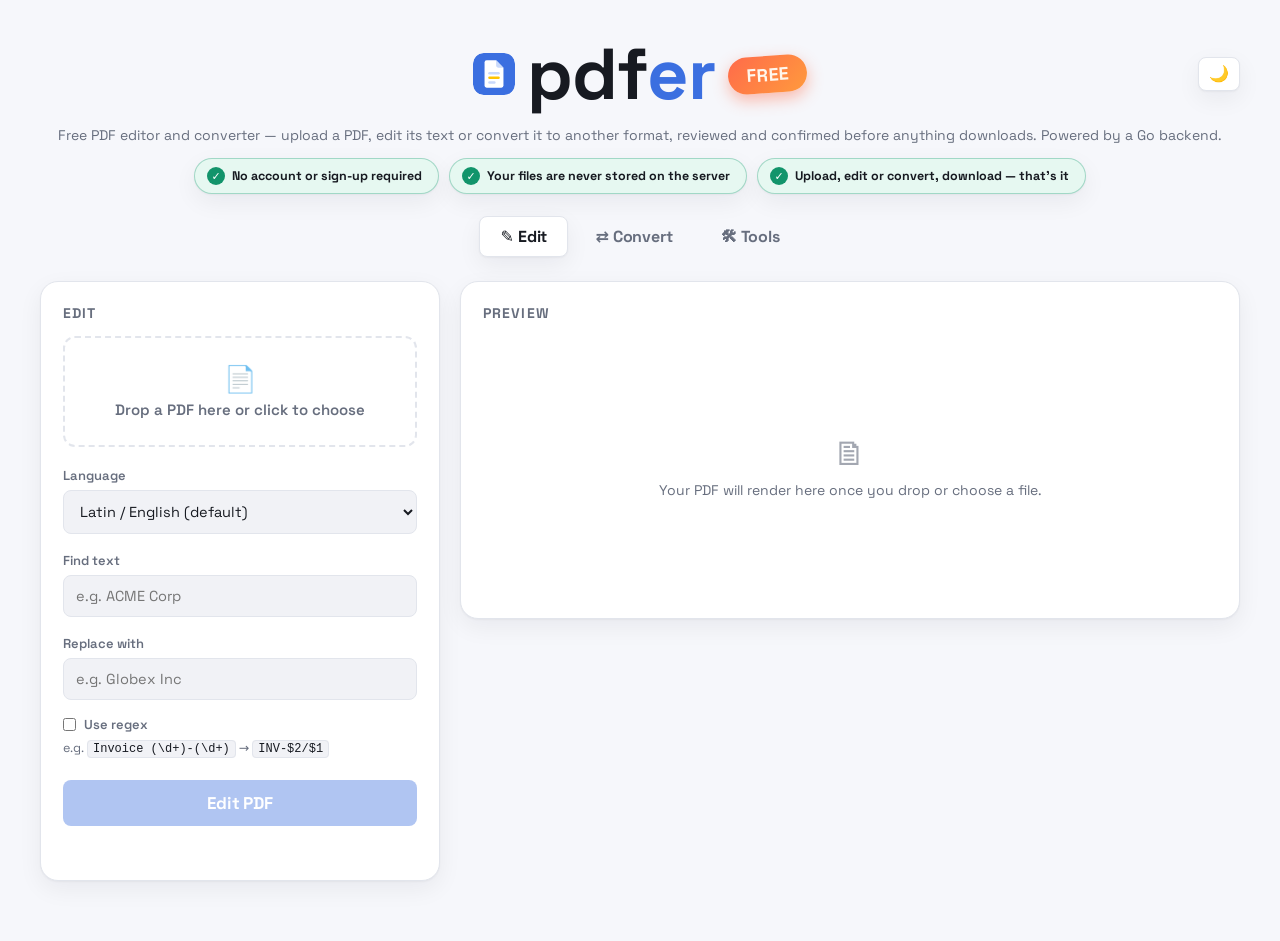
<file: static/index.html>
<!DOCTYPE html>
<html lang="en">
<head>
<meta charset="UTF-8">
<meta name="viewport" content="width=device-width, initial-scale=1.0">
<title>pdfer — Free PDF Editor</title>
<meta name="description" content="Free online PDF text editor. Upload a PDF, find and replace text right in the page preview, review every change, then download — no signup, no watermark.">
<link rel="canonical" href="/">
<meta property="og:type" content="website">
<meta property="og:title" content="pdfer — Free PDF Editor">
<meta property="og:description" content="Free online PDF text editor. Upload a PDF, find and replace text right in the page preview, review every change, then download — no signup, no watermark.">
<meta property="og:image" content="/logo.svg">
<meta name="twitter:card" content="summary">
<meta name="twitter:title" content="pdfer — Free PDF Editor">
<meta name="twitter:description" content="Free online PDF text editor. Upload a PDF, find and replace text right in the page preview, review every change, then download — no signup, no watermark.">
<link rel="icon" type="image/svg+xml" href="logo.svg">
<link rel="stylesheet" href="style.css">
<style>
  /* Editor-only styling - shared chrome (topbar, cards, buttons, form
     controls, etc.) lives in style.css; the format-grid/result-doc
     components used by convert.html and tools.html aren't needed here,
     since the editor has no format/tool picker of its own. */
  .confirm-row {
    display: none; align-items: center; justify-content: space-between; gap: 12px; flex-wrap: wrap;
    margin-top: 16px; padding: 14px; border: 1px solid var(--ok); border-radius: var(--radius-md);
    background: var(--ok-bg);
  }
  .confirm-row.show { display: flex; }
  .confirm-row span { font-size: 13px; color: var(--text); }
  .confirm-row button {
    margin: 0; width: auto; padding: 9px 16px; font-size: 13.5px; border-radius: var(--radius-sm);
    background: var(--ok); color: #06281a; font-weight: 700; border: none; cursor: pointer;
  }
  .confirm-row button:hover { filter: brightness(1.08); }

  .regex-hint { margin: 6px 0 0; }
  .toolbar { display: none; align-items: center; gap: 8px; margin-bottom: 12px; }
  .toolbar.show { display: flex; }
  .toolbar button {
    margin: 0; width: auto; padding: 6px 12px; font-size: 13px; font-weight: 600;
    border-radius: var(--radius-sm); background: var(--panel-2); color: var(--text); border: 1px solid var(--border);
  }
  .toolbar button:hover:not(:disabled) { filter: none; border-color: var(--accent); }
  .toolbar span { font-size: 12.5px; color: var(--muted); min-width: 44px; text-align: center; }

  .viewer {
    display: none; max-height: 72vh; overflow: auto; scrollbar-width: thin;
    background: var(--panel-2); border: 1px solid var(--border); border-radius: var(--radius-md); padding: 16px;
  }
  .viewer.show { display: block; }
  .viewer::-webkit-scrollbar { width: 10px; }
  .viewer::-webkit-scrollbar-thumb { background: var(--border); border-radius: 6px; }

  .page-wrap {
    position: relative; margin: 0 auto 16px; background: #fff;
    box-shadow: 0 2px 14px rgba(0,0,0,.25); border-radius: 2px; overflow: hidden;
  }
  .page-wrap:last-child { margin-bottom: 0; }
  .page-wrap canvas { display: block; }
  .textLayer { position: absolute; inset: 0; overflow: hidden; line-height: 1; }
  .textLayer span, .textLayer br { color: transparent; position: absolute; white-space: pre; cursor: text; transform-origin: 0% 0%; }
  .textLayer ::selection { background: rgba(59,111,224,.35); }
  .textLayer span.pdfer-highlight { background: rgba(255,196,0,.5); border-radius: 2px; }
  .textLayer span.editing {
    color: #111317; background: #fff; outline: 2px solid var(--accent); outline-offset: 1px;
    border-radius: 2px; z-index: 5; cursor: text;
  }

  #result { width: 100%; margin-top: 20px; display: none; }
  #result iframe {
    width: 100%; height: 640px; border: 1px solid var(--border);
    border-radius: var(--radius-md); background: #fff; box-shadow: var(--shadow);
  }
</style>
<!--GA_SNIPPET-->
</head>
<body>
<div class="app">
  <div class="topbar">
    <div class="brand"><img src="logo.svg" class="brand-icon" alt=""><h1><span class="pdf">pdf</span><span class="er">er</span><span class="visually-hidden"> — Free PDF Editor</span></h1><span class="badge">Free</span></div>
    <button type="button" class="icon-btn theme-toggle" id="themeToggle" aria-label="Toggle color theme">🌙</button>
  </div>
  <p class="sub">Free PDF editor and converter — upload a PDF, edit its text or convert it to another format, reviewed and confirmed before anything downloads. Powered by a Go backend.</p>
  <ul class="privacy-strip">
    <li><span class="privacy-icon">✓</span> No account or sign-up required</li>
    <li><span class="privacy-icon">✓</span> Your files are never stored on the server</li>
    <li><span class="privacy-icon">✓</span> Upload, edit or convert, download — that's it</li>
  </ul>

  <nav class="nav">
    <a href="/" class="active">✎ Edit</a>
    <a href="/convert.html">⇄ Convert</a>
    <a href="/tools.html">🛠 Tools</a>
  </nav>

  <div class="layout">
    <section class="card">
      <h2 class="card-title">Edit</h2>
      <div class="drop" id="drop">
        <span class="drop-icon">📄</span>
        <span class="drop-text">Drop a PDF here or click to choose</span>
      </div>
      <input type="file" id="file" accept="application/pdf" hidden>

      <label for="lang">Language</label>
      <select id="lang">
        <option value="latin">Latin / English (default)</option>
        <option value="turkish">Turkish</option>
      </select>

      <label for="find">Find text</label>
      <input type="text" id="find" placeholder="e.g. ACME Corp">

      <label for="replace">Replace with</label>
      <input type="text" id="replace" placeholder="e.g. Globex Inc">

      <label class="checkbox-row"><input type="checkbox" id="regex"> <span>Use regex</span></label>
      <p class="hint regex-hint">e.g. <code>Invoice (\d+)-(\d+)</code> → <code>INV-$2/$1</code></p>

      <button id="go" disabled>Edit PDF</button>
      <div id="status"></div>

      <div class="confirm-row" id="confirmRow">
        <span id="pendingCount"></span>
        <button type="button" id="confirmBtn">✓ Confirm changes &amp; prepare download</button>
      </div>
    </section>

    <section class="card">
      <h2 class="card-title">Preview</h2>
      <p class="hint" id="viewerHint" style="display:none">Click any text on the page below to edit it right there — type the new text and press Enter to apply it (Esc cancels). Or drag to select text instead to fill "Find text" — useful for replacing every occurrence, or with regex mode (editing "Find text" by hand switches to replacing every match instead). Zoom in for small text to select or click it precisely. Edited text is highlighted in yellow so you can review every change made this session before downloading.</p>
      <div class="toolbar" id="toolbar">
        <button type="button" id="zoomOut">− Zoom out</button>
        <span id="zoomLevel">150%</span>
        <button type="button" id="zoomIn">+ Zoom in</button>
        <button type="button" id="undo" disabled>↶ Undo</button>
      </div>
      <div class="viewer" id="viewer"></div>
      <div class="empty-preview" id="emptyPreview">
        <span class="icon">🗎</span>
        <span>Your PDF will render here once you drop or choose a file.</span>
      </div>
    </section>
  </div>

  <div id="result">
    <a id="dl" class="download-link" download="edited.pdf">⬇ Download edited.pdf</a>
    <iframe id="preview" title="Edited PDF preview"></iframe>
  </div>
</div>

<script src="vendor/pdf.min.js"></script>
<script src="theme.js"></script>
<script src="app.js"></script>
</body>
</html>
</file>
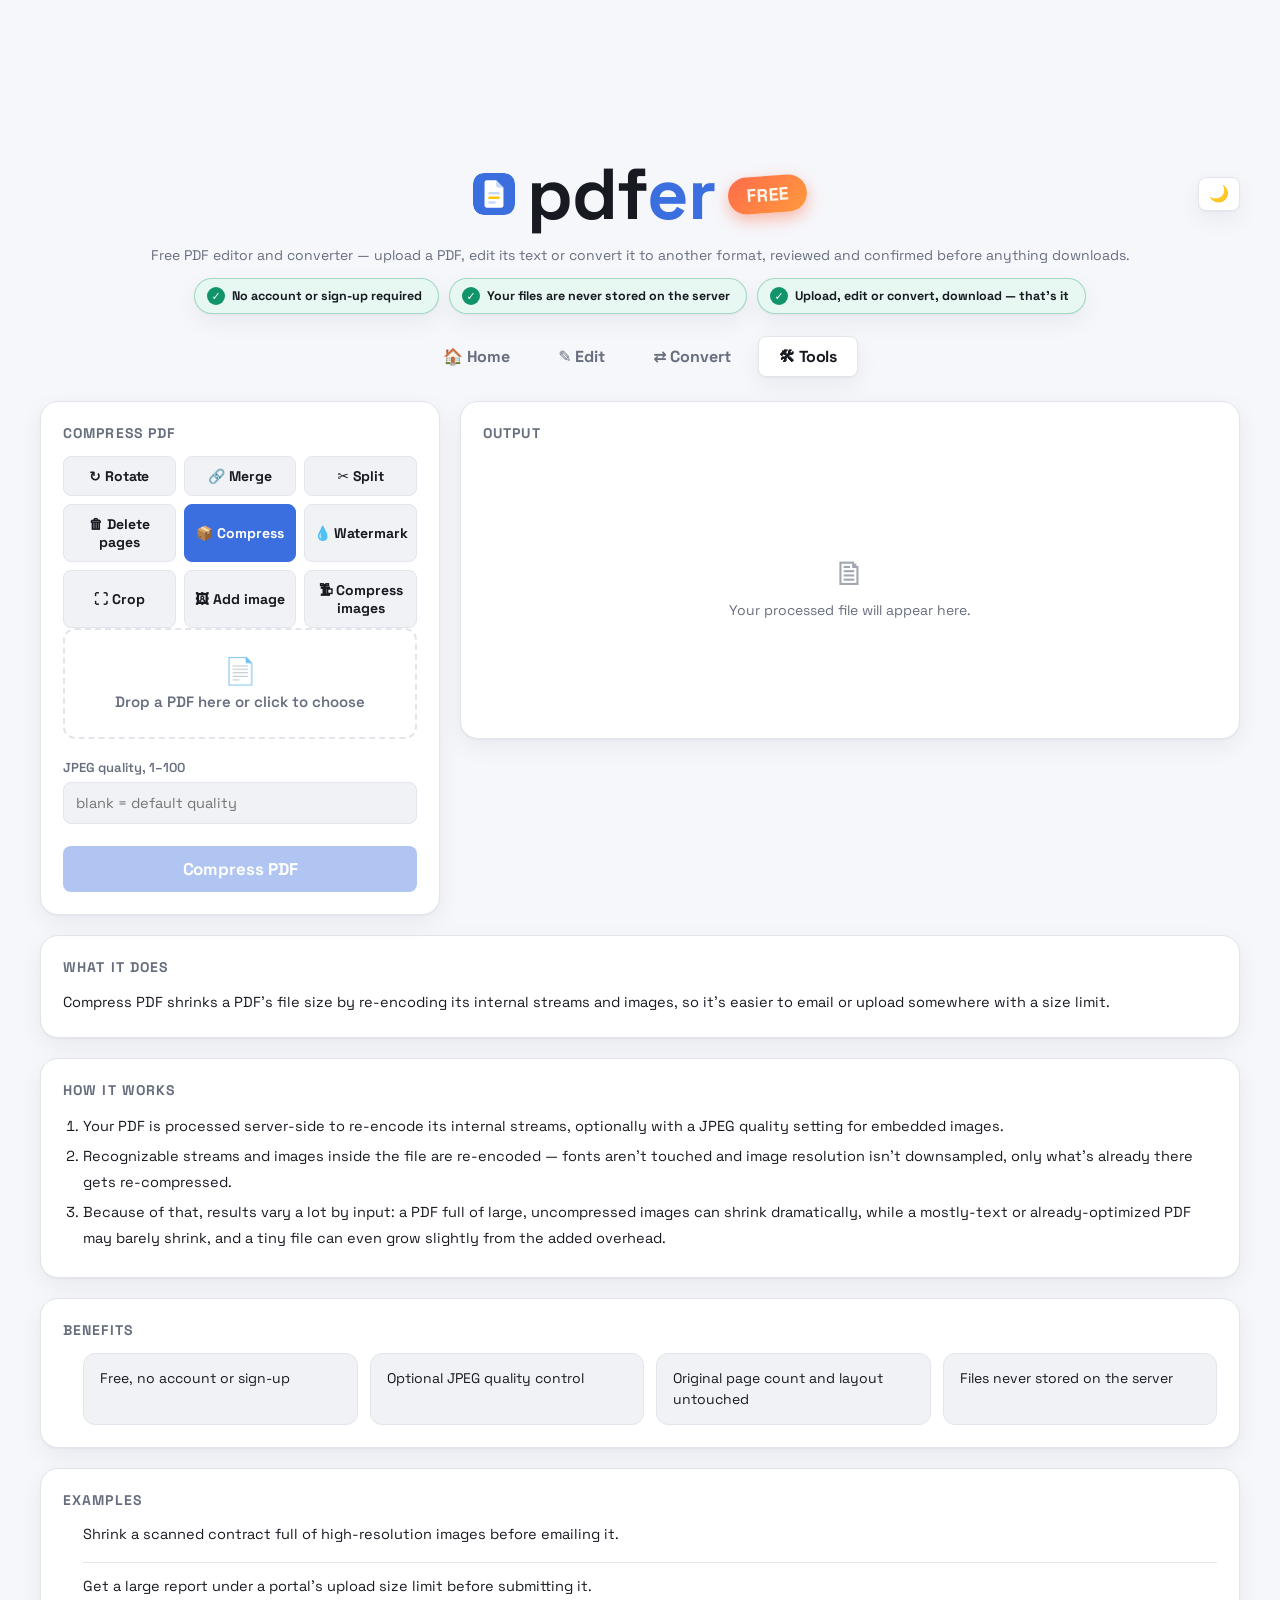
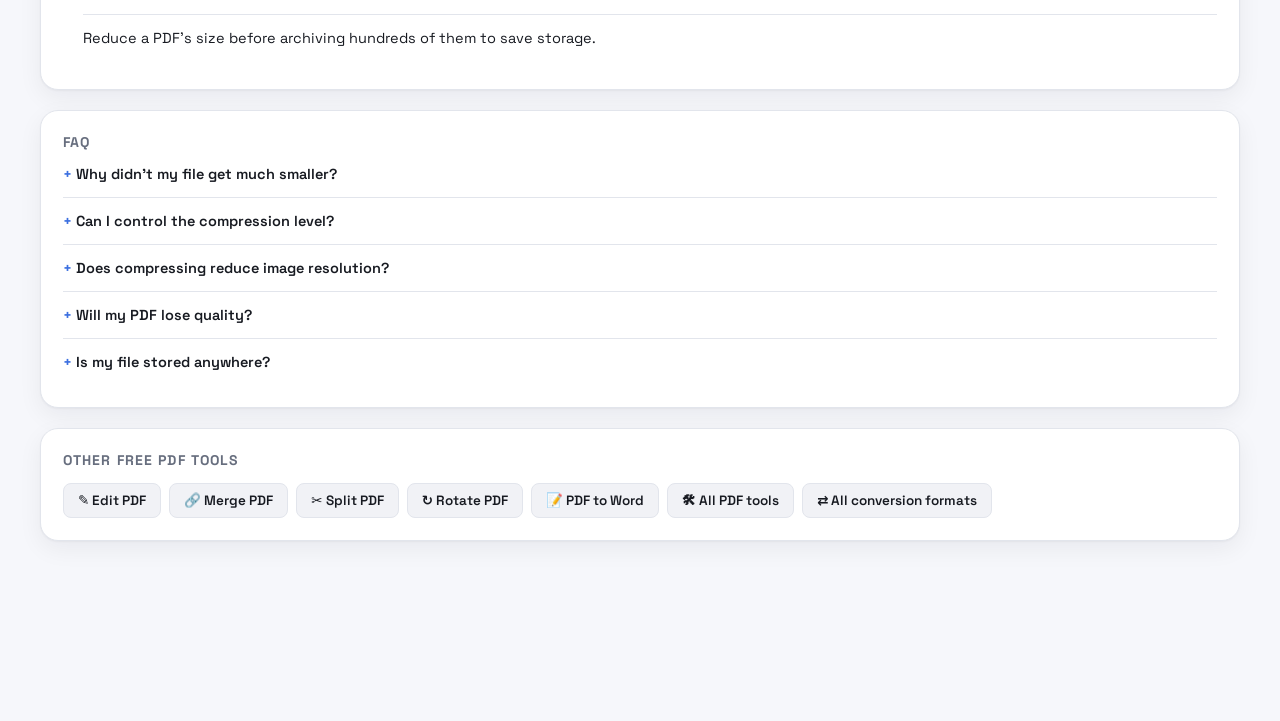
<file: static/compress-pdf.html>
<!DOCTYPE html>
<html lang="en">
<head>
<meta charset="UTF-8">
<meta name="viewport" content="width=device-width, initial-scale=1.0">
<meta name="google-site-verification" content="ekVOYYr4KzSdzymEifBAL8Djike5fr_iFKqCm2qJEaY" />
<script async src="https://pagead2.googlesyndication.com/pagead/js/adsbygoogle.js?client=ca-pub-1493720963523532"
     crossorigin="anonymous"></script>
<title data-i18n="compressPage.title">Compress PDF Online Free — Reduce File Size | pdfer</title>
<meta name="description" content="Free online tool to compress a PDF and shrink its file size. Re-encodes streams and images to reduce size — no signup, no watermark, files never stored.">
<link rel="canonical" href="/compress-pdf">
<meta property="og:type" content="website">
<meta property="og:url" content="/compress-pdf">
<meta property="og:title" content="Compress PDF Online Free — pdfer">
<meta property="og:description" content="Free online tool to compress a PDF and shrink its file size. Re-encodes streams and images to reduce size — no signup, no watermark, files never stored.">
<meta property="og:image" content="/logo.svg">
<meta name="twitter:card" content="summary">
<meta name="twitter:title" content="Compress PDF Online Free — pdfer">
<meta name="twitter:description" content="Free online tool to compress a PDF and shrink its file size. Re-encodes streams and images to reduce size — no signup, no watermark, files never stored.">
<link rel="icon" type="image/svg+xml" href="logo.svg">
<link rel="stylesheet" href="style.css">
</head>
<body data-lock-tool="compress">
<div class="app">
  <div class="ad-slot">
    <ins class="adsbygoogle"
         style="display:block"
         data-ad-client="ca-pub-1493720963523532"
         data-ad-slot="7150379591"
         data-ad-format="auto"
         data-full-width-responsive="true"></ins>
  </div>

  <div class="topbar">
    <div class="brand"><img src="logo.svg" class="brand-icon" alt=""><h1><span class="pdf">pdf</span><span class="er">er</span><span class="visually-hidden" data-i18n="compressPage.brandHidden"> — Compress PDF Online Free</span></h1><span class="badge" data-i18n="common.badgeFree">Free</span></div>
    <button type="button" class="icon-btn theme-toggle" id="themeToggle" aria-label="Toggle color theme" data-i18n-aria-label="common.themeToggle">🌙</button>
  </div>
  <p class="sub" data-i18n="common.tagline">Free PDF editor and converter — upload a PDF, edit its text or convert it to another format, reviewed and confirmed before anything downloads.</p>
  <ul class="privacy-strip">
    <li><span class="privacy-icon">✓</span> <span data-i18n="common.privacyNoAccount">No account or sign-up required</span></li>
    <li><span class="privacy-icon">✓</span> <span data-i18n="common.privacyNotStored">Your files are never stored on the server</span></li>
    <li><span class="privacy-icon">✓</span> <span data-i18n="common.privacyUploadEditDownload">Upload, edit or convert, download — that's it</span></li>
  </ul>

  <nav class="nav">
    <a href="/" data-i18n="nav.home">🏠 Home</a>
    <a href="/edit-pdf" data-i18n="nav.edit">✎ Edit</a>
    <a href="/convert.html" data-i18n="nav.convert">⇄ Convert</a>
    <a href="/tools.html" class="active" data-i18n="nav.tools">🛠 Tools</a>
  </nav>

  <div class="layout">
    <section class="card">
      <h2 class="card-title" data-i18n="compressPage.cardTitle">Compress PDF</h2>
      <div class="format-grid" id="toolPicker" hidden>
        <button type="button" class="format-opt active" data-tool="rotate" data-i18n="toolsWidget.toolRotate">↻ Rotate</button>
        <button type="button" class="format-opt" data-tool="merge" data-i18n="toolsWidget.toolMerge">🔗 Merge</button>
        <button type="button" class="format-opt" data-tool="split" data-i18n="toolsWidget.toolSplit">✂ Split</button>
        <button type="button" class="format-opt" data-tool="delete" data-i18n="toolsWidget.toolDelete">🗑 Delete pages</button>
        <button type="button" class="format-opt" data-tool="compress" data-i18n="toolsWidget.toolCompress">📦 Compress</button>
        <button type="button" class="format-opt" data-tool="watermark" data-i18n="toolsWidget.toolWatermark">💧 Watermark</button>
        <button type="button" class="format-opt" data-tool="crop" data-i18n="toolsWidget.toolCrop">⛶ Crop</button>
        <button type="button" class="format-opt" data-tool="addimage" data-i18n="toolsWidget.toolAddImage">🖼 Add image</button>
        <button type="button" class="format-opt" data-tool="compressimages" data-i18n="toolsWidget.toolCompressImages">🗜 Compress images</button>
      </div>

      <div class="drop" id="toolDrop">
        <span class="drop-icon">📄</span>
        <span class="drop-text" data-i18n="common.dropPdf">Drop a PDF here or click to choose</span>
      </div>
      <input type="file" id="toolFile" accept="application/pdf" hidden>

      <div class="drop" id="mergeDrop" hidden>
        <span class="drop-icon">📄</span>
        <span class="drop-text" data-i18n="toolsWidget.dropMulti">Drop 2 or more PDFs here or click to choose</span>
      </div>
      <input type="file" id="mergeFiles" accept="application/pdf" multiple hidden>
      <p class="hint" id="mergeFileList"></p>

      <div id="addImageWrap" hidden>
        <label for="addImageFile" data-i18n="toolsWidget.addImageLabel">Image to add (JPEG or PNG)</label>
        <div class="drop" id="addImageDrop">
          <span class="drop-icon">🖼</span>
          <span class="drop-text" data-i18n="toolsWidget.dropImage">Drop a JPEG or PNG here or click to choose</span>
        </div>
        <input type="file" id="addImageFile" accept="image/jpeg,image/png" hidden>
      </div>

      <div id="rotateOpts" hidden>
        <label for="rotateAngle" data-i18n="toolsWidget.rotateLabel">Rotate</label>
        <select id="rotateAngle">
          <option value="90" data-i18n="toolsWidget.rotate90">90° clockwise</option>
          <option value="-90" data-i18n="toolsWidget.rotateMinus90">90° counterclockwise</option>
          <option value="180" data-i18n="toolsWidget.rotate180">180°</option>
        </select>
        <label for="rotatePages" data-i18n="toolsWidget.pagesLabel">Pages</label>
        <input type="text" id="rotatePages" placeholder="e.g. 1,3,5-7 (blank = all pages)" data-i18n-placeholder="toolsWidget.pagesPlaceholder">
      </div>
      <div id="splitOpts" hidden>
        <label for="splitRanges" data-i18n="toolsWidget.rangesLabel">Ranges</label>
        <input type="text" id="splitRanges" placeholder="e.g. 1-3;4-6 (blank = split every page)" data-i18n-placeholder="toolsWidget.rangesPlaceholder">
      </div>
      <div id="deleteOpts" hidden>
        <label for="deletePages" data-i18n="toolsWidget.deletePagesLabel">Pages to delete</label>
        <input type="text" id="deletePages" placeholder="e.g. 2,4-5" data-i18n-placeholder="toolsWidget.deletePagesPlaceholder">
      </div>
      <div id="compressOpts">
        <label for="compressQuality" data-i18n="toolsWidget.qualityLabel">JPEG quality, 1–100</label>
        <input type="text" id="compressQuality" placeholder="blank = default quality" data-i18n-placeholder="toolsWidget.qualityPlaceholder">
      </div>
      <div id="watermarkOpts" hidden>
        <label for="watermarkText" data-i18n="toolsWidget.watermarkTextLabel">Watermark text</label>
        <input type="text" id="watermarkText" placeholder="e.g. CONFIDENTIAL" data-i18n-placeholder="toolsWidget.watermarkTextPlaceholder">
        <label for="watermarkOpacity" data-i18n="toolsWidget.opacityLabel">Opacity, 0–1</label>
        <input type="text" id="watermarkOpacity" placeholder="0.3">
        <label for="watermarkFontSize" data-i18n="toolsWidget.fontSizeLabel">Font size (pt)</label>
        <input type="text" id="watermarkFontSize" placeholder="48">
        <label for="watermarkPages" data-i18n="toolsWidget.pagesLabel">Pages</label>
        <input type="text" id="watermarkPages" placeholder="e.g. 1,3,5-7 (blank = all pages)" data-i18n-placeholder="toolsWidget.pagesPlaceholder">
      </div>
      <div id="cropOpts" hidden>
        <p class="hint" data-i18n="toolsWidget.cropHint">Trim each side by a percentage of the page's own width/height.</p>
        <label for="cropLeft" data-i18n="toolsWidget.leftPct">Left %</label>
        <input type="text" id="cropLeft" placeholder="0">
        <label for="cropRight" data-i18n="toolsWidget.rightPct">Right %</label>
        <input type="text" id="cropRight" placeholder="0">
        <label for="cropTop" data-i18n="toolsWidget.topPct">Top %</label>
        <input type="text" id="cropTop" placeholder="0">
        <label for="cropBottom" data-i18n="toolsWidget.bottomPct">Bottom %</label>
        <input type="text" id="cropBottom" placeholder="0">
        <label for="cropPages" data-i18n="toolsWidget.pagesLabel">Pages</label>
        <input type="text" id="cropPages" placeholder="e.g. 1,3,5-7 (blank = all pages)" data-i18n-placeholder="toolsWidget.pagesPlaceholder">
      </div>
      <div id="addImageOpts" hidden>
        <label for="addImageWidth" data-i18n="toolsWidget.widthPctLabel">Width, % of page</label>
        <input type="text" id="addImageWidth" placeholder="40">
        <label for="addImagePosition" data-i18n="toolsWidget.positionLabel">Position</label>
        <select id="addImagePosition">
          <option value="center" data-i18n="toolsWidget.posCenter">Center</option>
          <option value="top-left" data-i18n="toolsWidget.posTopLeft">Top left</option>
          <option value="top-right" data-i18n="toolsWidget.posTopRight">Top right</option>
          <option value="bottom-left" data-i18n="toolsWidget.posBottomLeft">Bottom left</option>
          <option value="bottom-right" data-i18n="toolsWidget.posBottomRight">Bottom right</option>
        </select>
        <label for="addImagePages" data-i18n="toolsWidget.pagesLabel">Pages</label>
        <input type="text" id="addImagePages" placeholder="e.g. 1,3,5-7 (blank = page 1 only)" data-i18n-placeholder="toolsWidget.pagesBlankPage1">
      </div>
      <div id="compressImagesOpts" hidden>
        <p class="hint" data-i18n="toolsWidget.compressImagesHint">Downsamples images larger than this, then re-encodes them as JPEG - a resolution-aware complement to "Compress" above, which can re-encode images but not shrink their pixel dimensions.</p>
        <label for="compressImagesMaxDim" data-i18n="toolsWidget.maxDimLabel">Max dimension, px</label>
        <input type="text" id="compressImagesMaxDim" placeholder="1600">
        <label for="compressImagesQuality" data-i18n="toolsWidget.qualityLabel">JPEG quality, 1–100</label>
        <input type="text" id="compressImagesQuality" placeholder="75">
      </div>

      <button id="toolGo" disabled>Compress PDF</button>
      <div id="toolStatus"></div>
    </section>

    <section class="card">
      <h2 class="card-title" data-i18n="common.outputTitle">Output</h2>
      <div class="empty-preview" id="toolEmptyPreview">
        <span class="icon">🗎</span>
        <span data-i18n="toolsWidget.emptyResult">Your processed file will appear here.</span>
      </div>
      <div id="toolResult" hidden>
        <div class="result-doc">
          <span class="result-doc-icon" id="toolResultIcon">📄</span>
          <div class="result-doc-info">
            <strong id="toolResultName">result.pdf</strong>
            <span id="toolMeta"></span>
          </div>
        </div>
        <a id="toolDl" class="download-link" download="result.pdf" data-i18n="common.downloadGeneric">⬇ Download</a>
      </div>
    </section>
  </div>

  <section class="card landing-section">
    <h2 class="card-title" data-i18n="common.whatItDoes">What it does</h2>
    <p data-i18n="compressPage.whatItDoes">Compress PDF shrinks a PDF's file size by re-encoding its internal streams and images, so it's easier to email or upload somewhere with a size limit.</p>
  </section>

  <section class="card landing-section">
    <h2 class="card-title" data-i18n="common.howItWorks">How it works</h2>
    <ol>
      <li data-i18n="compressPage.how1">Your PDF is processed server-side to re-encode its internal streams, optionally with a JPEG quality setting for embedded images.</li>
      <li data-i18n="compressPage.how2">Recognizable streams and images inside the file are re-encoded — fonts aren't touched and image resolution isn't downsampled, only what's already there gets re-compressed.</li>
      <li data-i18n="compressPage.how3">Because of that, results vary a lot by input: a PDF full of large, uncompressed images can shrink dramatically, while a mostly-text or already-optimized PDF may barely shrink, and a tiny file can even grow slightly from the added overhead.</li>
    </ol>
  </section>

  <section class="card landing-section">
    <h2 class="card-title" data-i18n="common.benefits">Benefits</h2>
    <ul class="benefits-grid">
      <li data-i18n="common.benefitFreeNoAccount">Free, no account or sign-up</li>
      <li data-i18n="compressPage.benefit2">Optional JPEG quality control</li>
      <li data-i18n="compressPage.benefit3">Original page count and layout untouched</li>
      <li data-i18n="common.benefitFilesNotStored">Files never stored on the server</li>
    </ul>
  </section>

  <section class="card landing-section">
    <h2 class="card-title" data-i18n="common.examples">Examples</h2>
    <ul class="examples-list">
      <li data-i18n="compressPage.example1">Shrink a scanned contract full of high-resolution images before emailing it.</li>
      <li data-i18n="compressPage.example2">Get a large report under a portal's upload size limit before submitting it.</li>
      <li data-i18n="compressPage.example3">Reduce a PDF's size before archiving hundreds of them to save storage.</li>
    </ul>
  </section>

  <section class="card landing-section faq">
    <h2 class="card-title" data-i18n="common.faq">FAQ</h2>
    <details>
      <summary data-i18n="compressPage.faq1q">Why didn't my file get much smaller?</summary>
      <p data-i18n="compressPage.faq1a">Compress only re-encodes streams and images it already recognizes — a mostly-text PDF or one that's already optimized won't shrink much, since there's little left to compress.</p>
    </details>
    <details>
      <summary data-i18n="compressPage.faq2q">Can I control the compression level?</summary>
      <p data-i18n="compressPage.faq2a">Yes — set an optional JPEG quality (1-100) for embedded images; leave it blank to use the default.</p>
    </details>
    <details>
      <summary data-i18n="compressPage.faq3q">Does compressing reduce image resolution?</summary>
      <p data-i18n-html="compressPage.faq3a">No — this tool re-encodes images, it doesn't downsample their pixel dimensions. For that, use "Compress images" on the All Tools page.</p>
    </details>
    <details>
      <summary data-i18n="compressPage.faq4q">Will my PDF lose quality?</summary>
      <p data-i18n="compressPage.faq4a">Recompression can lower JPEG quality if you set it, but page content and text stay exactly as they were.</p>
    </details>
    <details>
      <summary data-i18n="common.faqStoredQ">Is my file stored anywhere?</summary>
      <p data-i18n="common.faqStoredA">No, files are processed in memory only and never written to persistent storage.</p>
    </details>
  </section>

  <section class="card landing-section other-tools">
    <h2 class="card-title" data-i18n="common.otherToolsHeading">Other free PDF tools</h2>
    <div class="tool-links">
      <a href="/edit-pdf" data-i18n="toolLink.edit">✎ Edit PDF</a>
      <a href="/merge-pdf" data-i18n="toolLink.merge">🔗 Merge PDF</a>
      <a href="/split-pdf" data-i18n="toolLink.split">✂ Split PDF</a>
      <a href="/rotate-pdf" data-i18n="toolLink.rotate">↻ Rotate PDF</a>
      <a href="/pdf-to-word" data-i18n="toolLink.pdfToWord">📝 PDF to Word</a>
      <a href="/tools.html" data-i18n="toolLink.allTools">🛠 All PDF tools</a>
      <a href="/convert.html" data-i18n="toolLink.allConversions">⇄ All conversion formats</a>
    </div>
  </section>

  <div class="ad-slot">
    <ins class="adsbygoogle"
         style="display:block"
         data-ad-client="ca-pub-1493720963523532"
         data-ad-slot="7150379588"
         data-ad-format="auto"
         data-full-width-responsive="true"></ins>
  </div>
</div>

<script src="theme.js"></script>
<script src="i18n.js"></script>
<script src="analytics.js"></script>
<script src="ads.js"></script>
<script src="tools.js"></script>
</body>
</html>
</file>
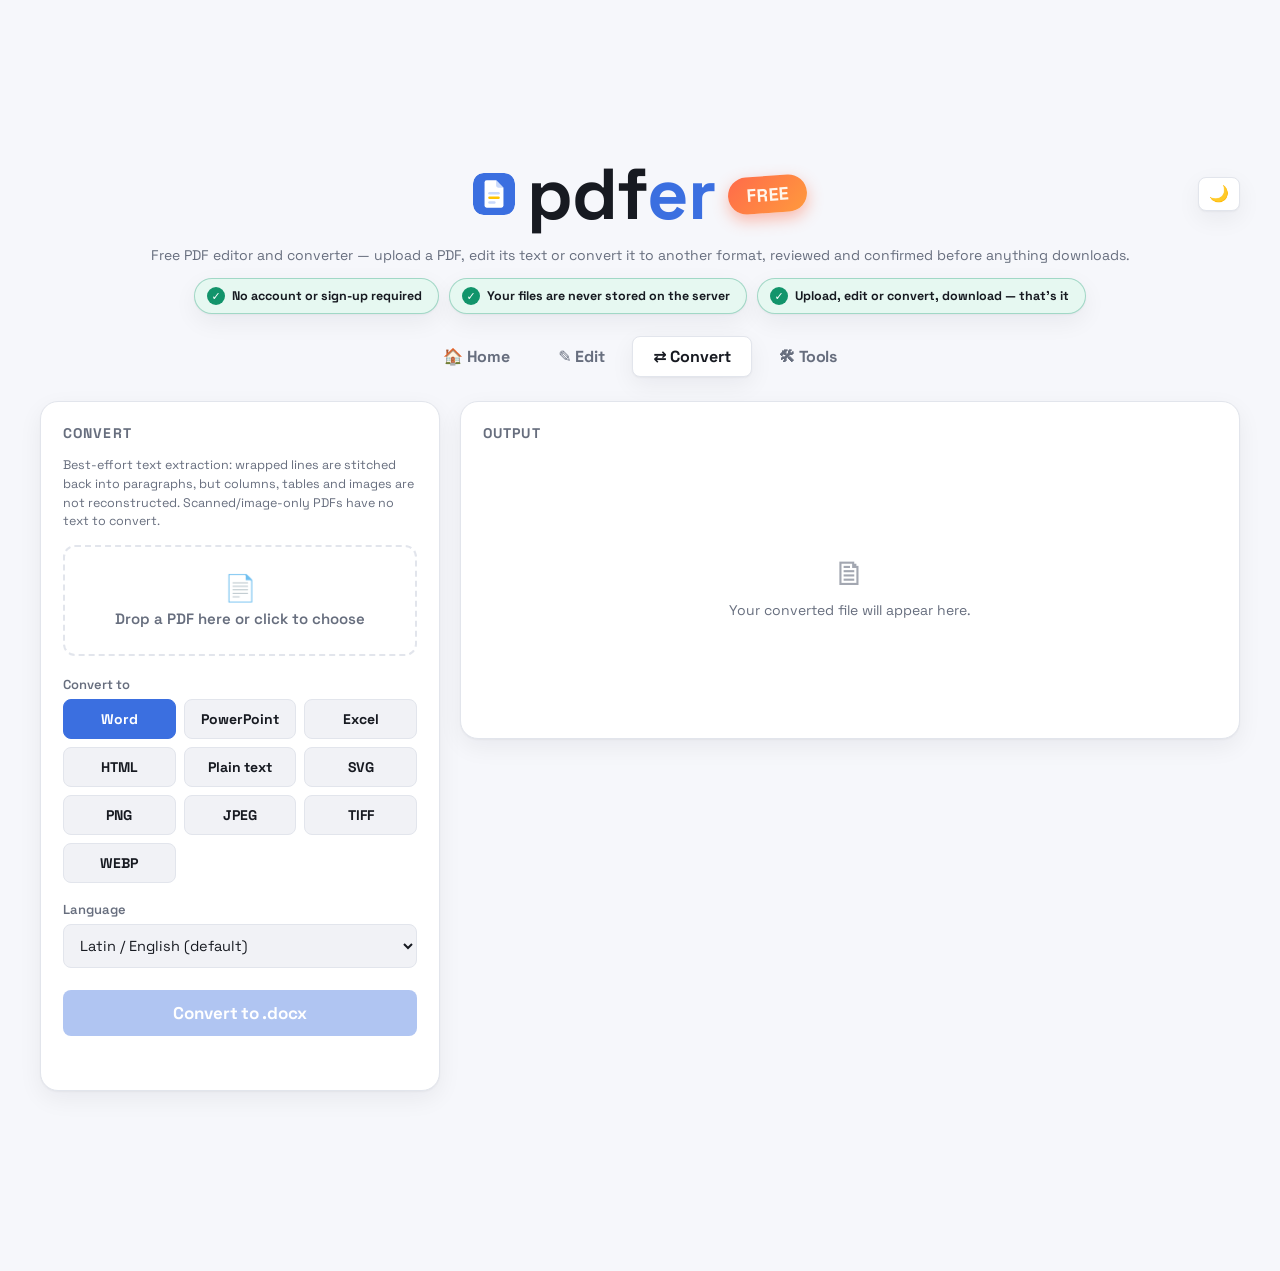
<file: static/convert.html>
<!DOCTYPE html>
<html lang="en">
<head>
<meta charset="UTF-8">
<meta name="viewport" content="width=device-width, initial-scale=1.0">
<meta name="google-site-verification" content="ekVOYYr4KzSdzymEifBAL8Djike5fr_iFKqCm2qJEaY" />
<script async src="https://pagead2.googlesyndication.com/pagead/js/adsbygoogle.js?client=ca-pub-1493720963523532"
     crossorigin="anonymous"></script>
<title data-i18n="convertPage.title">pdfer — Free PDF Converter</title>
<meta name="description" content="Free online PDF converter. Convert PDF to Word, PowerPoint, Excel, HTML, plain text, or images (PNG, JPEG, TIFF, WEBP, SVG) — no signup, no watermark.">
<link rel="canonical" href="/convert.html">
<meta property="og:type" content="website">
<meta property="og:title" content="pdfer — Free PDF Converter">
<meta property="og:description" content="Free online PDF converter. Convert PDF to Word, PowerPoint, Excel, HTML, plain text, or images (PNG, JPEG, TIFF, WEBP, SVG) — no signup, no watermark.">
<meta property="og:image" content="/logo.svg">
<meta name="twitter:card" content="summary">
<meta name="twitter:title" content="pdfer — Free PDF Converter">
<meta name="twitter:description" content="Free online PDF converter. Convert PDF to Word, PowerPoint, Excel, HTML, plain text, or images (PNG, JPEG, TIFF, WEBP, SVG) — no signup, no watermark.">
<link rel="icon" type="image/svg+xml" href="logo.svg">
<link rel="stylesheet" href="style.css">
<!-- Converter-only markup below; shared chrome and the format-grid/
     result-doc components (also used by tools.html) live in style.css.
     This page never loads PDF.js at all, since it doesn't render an
     interactive preview of the upload. -->
</head>
<body data-default-lang="latin">
<div class="app">
  <div class="ad-slot">
    <ins class="adsbygoogle"
         style="display:block"
         data-ad-client="ca-pub-1493720963523532"
         data-ad-slot="7150379591"
         data-ad-format="auto"
         data-full-width-responsive="true"></ins>
  </div>

  <div class="topbar">
    <div class="brand"><img src="logo.svg" class="brand-icon" alt=""><h1><span class="pdf">pdf</span><span class="er">er</span><span class="visually-hidden" data-i18n="convertPage.brandHidden"> — Free PDF Converter</span></h1><span class="badge" data-i18n="common.badgeFree">Free</span></div>
    <button type="button" class="icon-btn theme-toggle" id="themeToggle" aria-label="Toggle color theme" data-i18n-aria-label="common.themeToggle">🌙</button>
  </div>
  <p class="sub" data-i18n="common.tagline">Free PDF editor and converter — upload a PDF, edit its text or convert it to another format, reviewed and confirmed before anything downloads.</p>
  <ul class="privacy-strip">
    <li><span class="privacy-icon">✓</span> <span data-i18n="common.privacyNoAccount">No account or sign-up required</span></li>
    <li><span class="privacy-icon">✓</span> <span data-i18n="common.privacyNotStored">Your files are never stored on the server</span></li>
    <li><span class="privacy-icon">✓</span> <span data-i18n="common.privacyUploadEditDownload">Upload, edit or convert, download — that's it</span></li>
  </ul>

  <nav class="nav">
    <a href="/" data-i18n="nav.home">🏠 Home</a>
    <a href="/edit-pdf" data-i18n="nav.edit">✎ Edit</a>
    <a href="/convert.html" class="active" data-i18n="nav.convert">⇄ Convert</a>
    <a href="/tools.html" data-i18n="nav.tools">🛠 Tools</a>
  </nav>

  <div class="layout">
    <section class="card">
      <h2 class="card-title" data-i18n="convertWidget.cardTitle">Convert</h2>
      <p class="hint" data-i18n="convertWidget.convertHint">Best-effort text extraction: wrapped lines are stitched back into paragraphs, but columns, tables and images are not reconstructed. Scanned/image-only PDFs have no text to convert.</p>

      <div class="drop" id="convDrop">
        <span class="drop-icon">📄</span>
        <span class="drop-text" data-i18n="common.dropPdf">Drop a PDF here or click to choose</span>
      </div>
      <input type="file" id="convFile" accept="application/pdf" hidden>

      <label for="convFormat" data-i18n="convertWidget.convertToLabel">Convert to</label>
      <div class="format-grid" id="convFormat">
        <button type="button" class="format-opt active" data-format="docx" data-ext=".docx" data-icon="📝" data-i18n="convertWidget.fmtWord">Word</button>
        <button type="button" class="format-opt" data-format="pptx" data-ext=".pptx" data-icon="📽" data-i18n="convertWidget.fmtPowerPoint">PowerPoint</button>
        <button type="button" class="format-opt" data-format="xlsx" data-ext=".xlsx" data-icon="📊" data-i18n="convertWidget.fmtExcel">Excel</button>
        <button type="button" class="format-opt" data-format="html" data-ext=".html" data-icon="🌐" data-i18n="convertWidget.fmtHtml">HTML</button>
        <button type="button" class="format-opt" data-format="txt" data-ext=".txt" data-icon="📄" data-i18n="convertWidget.fmtPlainText">Plain text</button>
        <button type="button" class="format-opt" data-format="svg" data-ext=".svg" data-icon="🖼" data-i18n="convertWidget.fmtSvg">SVG</button>
        <button type="button" class="format-opt" data-format="png" data-ext=".png" data-icon="🖼" data-i18n="convertWidget.fmtPng">PNG</button>
        <button type="button" class="format-opt" data-format="jpeg" data-ext=".jpg" data-icon="🖼" data-i18n="convertWidget.fmtJpeg">JPEG</button>
        <button type="button" class="format-opt" data-format="tiff" data-ext=".tif" data-icon="🖼" data-i18n="convertWidget.fmtTiff">TIFF</button>
        <button type="button" class="format-opt" data-format="webp" data-ext=".webp" data-icon="🖼" data-i18n="convertWidget.fmtWebp">WEBP</button>
      </div>
      <p class="hint" id="rasterHint" hidden data-i18n="convertWidget.rasterHint">Image formats render each page as a picture (not extracted text). A multi-page PDF downloads as a .zip of one image per page instead of a single file.</p>

      <label for="convLang" data-i18n="common.languageLabel">Language</label>
      <select id="convLang">
        <option value="latin" data-i18n="common.langLatin">Latin / English (default)</option>
        <option value="turkish" data-i18n="common.langTurkish">Turkish</option>
      </select>

      <button id="convGo" disabled>Convert to .docx</button>
      <div id="convStatus"></div>
    </section>

    <section class="card">
      <h2 class="card-title" data-i18n="common.outputTitle">Output</h2>
      <div class="empty-preview" id="convEmptyPreview">
        <span class="icon">🗎</span>
        <span data-i18n="convertWidget.emptyResult">Your converted file will appear here.</span>
      </div>
      <div id="convResult" hidden>
        <div class="result-doc">
          <span class="result-doc-icon" id="convResultIcon">📝</span>
          <div class="result-doc-info">
            <strong id="convResultName">converted.docx</strong>
            <span id="convMeta"></span>
          </div>
        </div>
        <a id="convDl" class="download-link" download="converted.docx" data-i18n="common.downloadGeneric">⬇ Download</a>
      </div>
    </section>
  </div>

  <div class="ad-slot">
    <ins class="adsbygoogle"
         style="display:block"
         data-ad-client="ca-pub-1493720963523532"
         data-ad-slot="7150379588"
         data-ad-format="auto"
         data-full-width-responsive="true"></ins>
  </div>
</div>

<script src="theme.js"></script>
<script src="i18n.js"></script>
<script src="analytics.js"></script>
<script src="ads.js"></script>
<script src="convert.js"></script>
</body>
</html>
</file>
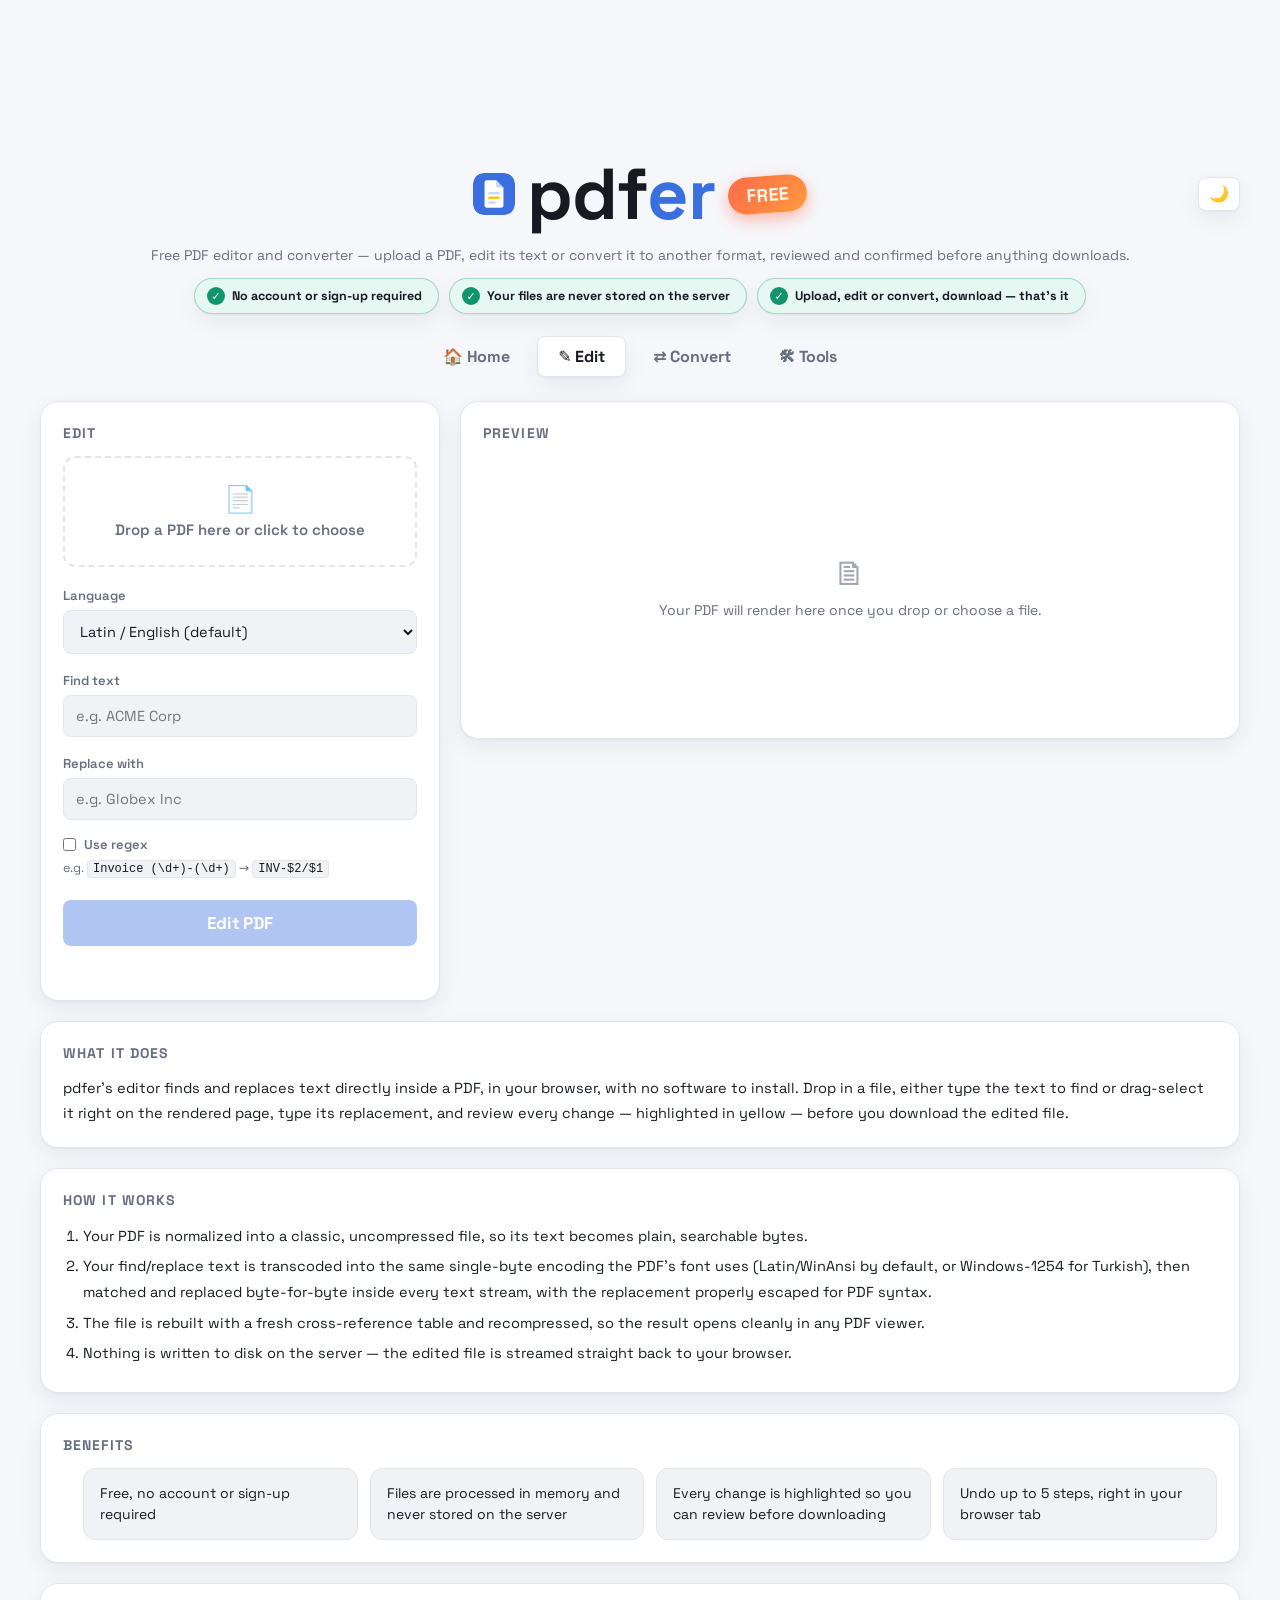
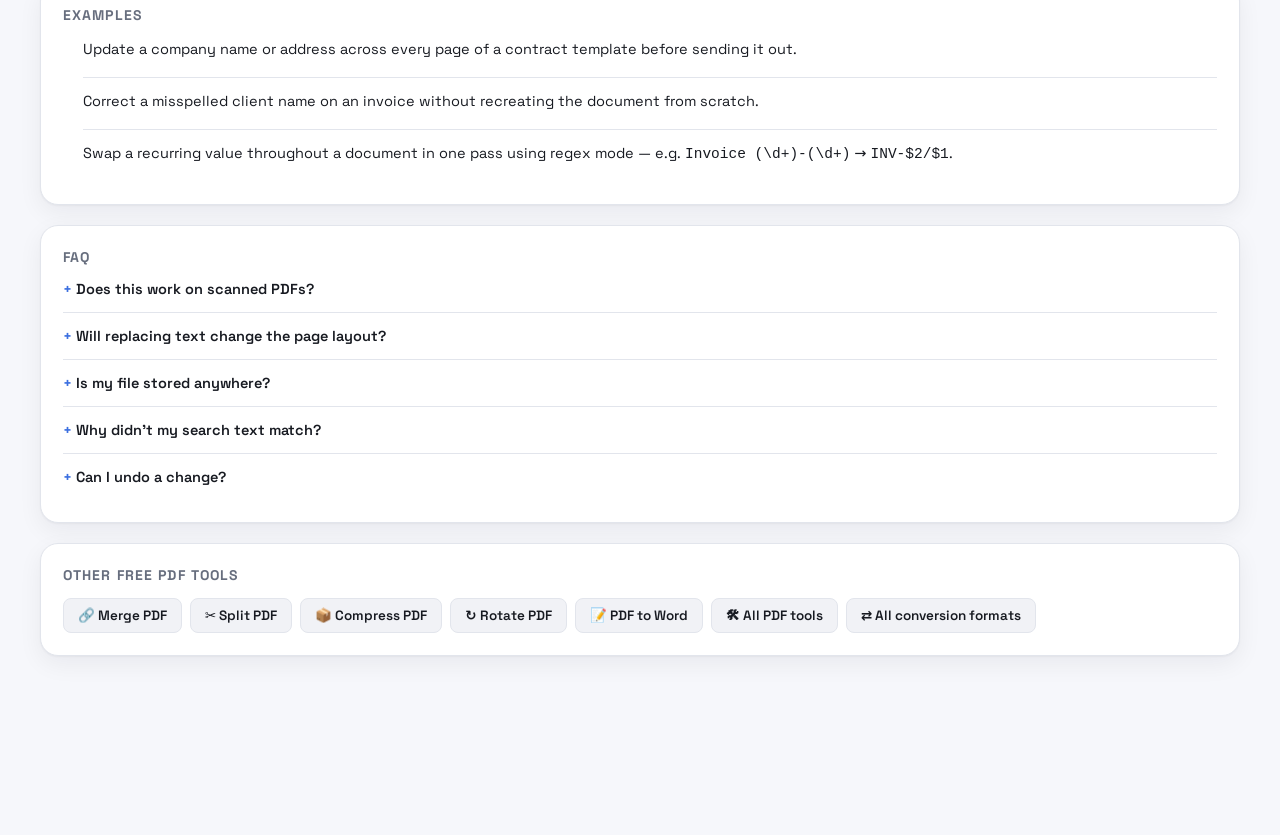
<file: static/edit-pdf.html>
<!DOCTYPE html>
<html lang="en">
<head>
<meta charset="UTF-8">
<meta name="viewport" content="width=device-width, initial-scale=1.0">
<meta name="google-site-verification" content="ekVOYYr4KzSdzymEifBAL8Djike5fr_iFKqCm2qJEaY" />
<script async src="https://pagead2.googlesyndication.com/pagead/js/adsbygoogle.js?client=ca-pub-1493720963523532"
     crossorigin="anonymous"></script>
<title data-i18n="editPage.title">Edit PDF Online Free — Find &amp; Replace Text | pdfer</title>
<meta name="description" content="Free online PDF editor. Upload a PDF, find and replace text right in the page preview, review every change highlighted, then download — no signup, no watermark.">
<link rel="canonical" href="/edit-pdf">
<meta property="og:type" content="website">
<meta property="og:url" content="/edit-pdf">
<meta property="og:title" content="Edit PDF Online Free — pdfer">
<meta property="og:description" content="Free online PDF editor. Upload a PDF, find and replace text right in the page preview, review every change highlighted, then download — no signup, no watermark.">
<meta property="og:image" content="/logo.svg">
<meta name="twitter:card" content="summary">
<meta name="twitter:title" content="Edit PDF Online Free — pdfer">
<meta name="twitter:description" content="Free online PDF editor. Upload a PDF, find and replace text right in the page preview, review every change highlighted, then download — no signup, no watermark.">
<link rel="icon" type="image/svg+xml" href="logo.svg">
<link rel="stylesheet" href="style.css">
</head>
<body data-default-lang="latin">
<div class="app">
  <div class="ad-slot">
    <ins class="adsbygoogle"
         style="display:block"
         data-ad-client="ca-pub-1493720963523532"
         data-ad-slot="7150379591"
         data-ad-format="auto"
         data-full-width-responsive="true"></ins>
  </div>

  <div class="topbar">
    <div class="brand"><img src="logo.svg" class="brand-icon" alt=""><h1><span class="pdf">pdf</span><span class="er">er</span><span class="visually-hidden" data-i18n="editPage.brandHidden"> — Edit PDF Online Free: Find &amp; Replace Text</span></h1><span class="badge" data-i18n="common.badgeFree">Free</span></div>
    <button type="button" class="icon-btn theme-toggle" id="themeToggle" aria-label="Toggle color theme" data-i18n-aria-label="common.themeToggle">🌙</button>
  </div>
  <p class="sub" data-i18n="common.tagline">Free PDF editor and converter — upload a PDF, edit its text or convert it to another format, reviewed and confirmed before anything downloads.</p>
  <ul class="privacy-strip">
    <li><span class="privacy-icon">✓</span> <span data-i18n="common.privacyNoAccount">No account or sign-up required</span></li>
    <li><span class="privacy-icon">✓</span> <span data-i18n="common.privacyNotStored">Your files are never stored on the server</span></li>
    <li><span class="privacy-icon">✓</span> <span data-i18n="common.privacyUploadEditDownload">Upload, edit or convert, download — that's it</span></li>
  </ul>

  <nav class="nav">
    <a href="/" data-i18n="nav.home">🏠 Home</a>
    <a href="/edit-pdf" class="active" data-i18n="nav.edit">✎ Edit</a>
    <a href="/convert.html" data-i18n="nav.convert">⇄ Convert</a>
    <a href="/tools.html" data-i18n="nav.tools">🛠 Tools</a>
  </nav>

  <div class="layout">
    <section class="card">
      <h2 class="card-title" data-i18n="editPage.cardTitle">Edit</h2>
      <div class="drop" id="drop">
        <span class="drop-icon">📄</span>
        <span class="drop-text" data-i18n="common.dropPdf">Drop a PDF here or click to choose</span>
      </div>
      <input type="file" id="file" accept="application/pdf" hidden>

      <label for="lang" data-i18n="common.languageLabel">Language</label>
      <select id="lang">
        <option value="latin" data-i18n="common.langLatin">Latin / English (default)</option>
        <option value="turkish" data-i18n="common.langTurkish">Turkish</option>
      </select>

      <label for="find" data-i18n="editPage.findLabel">Find text</label>
      <input type="text" id="find" placeholder="e.g. ACME Corp" data-i18n-placeholder="editPage.findPlaceholder">

      <label for="replace" data-i18n="editPage.replaceLabel">Replace with</label>
      <input type="text" id="replace" placeholder="e.g. Globex Inc" data-i18n-placeholder="editPage.replacePlaceholder">

      <label class="checkbox-row"><input type="checkbox" id="regex"> <span data-i18n="editPage.useRegex">Use regex</span></label>
      <p class="hint regex-hint" data-i18n-html="editPage.regexHint">e.g. <code>Invoice (\d+)-(\d+)</code> → <code>INV-$2/$1</code></p>

      <button id="go" disabled data-i18n="editPage.goButton">Edit PDF</button>
      <div id="status"></div>

      <div class="confirm-row" id="confirmRow">
        <span id="pendingCount"></span>
        <button type="button" id="confirmBtn" data-i18n="editPage.confirmButton">✓ Confirm changes &amp; prepare download</button>
      </div>
    </section>

    <section class="card">
      <h2 class="card-title" data-i18n="editPage.previewTitle">Preview</h2>
      <p class="hint" id="viewerHint" hidden data-i18n="editPage.viewerHint">Click any text on the page below to edit it right there — type the new text and press Enter to apply it (Esc cancels). Or drag to select text instead to fill "Find text" — useful for replacing every occurrence, or with regex mode (editing "Find text" by hand switches to replacing every match instead). Zoom in for small text to select or click it precisely. Edited text is highlighted in yellow so you can review every change made this session before downloading.</p>
      <div class="toolbar" id="toolbar">
        <button type="button" id="zoomOut" data-i18n="editPage.zoomOut">− Zoom out</button>
        <span id="zoomLevel">150%</span>
        <button type="button" id="zoomIn" data-i18n="editPage.zoomIn">+ Zoom in</button>
        <button type="button" id="undo" disabled data-i18n="editPage.undo">↶ Undo</button>
      </div>
      <div class="viewer" id="viewer"></div>
      <div class="empty-preview" id="emptyPreview">
        <span class="icon">🗎</span>
        <span data-i18n="editPage.emptyPreview">Your PDF will render here once you drop or choose a file.</span>
      </div>
    </section>
  </div>

  <div id="result">
    <a id="dl" class="download-link" download="edited.pdf" data-i18n="editPage.downloadLink">⬇ Download edited.pdf</a>
    <iframe id="preview" title="Edited PDF preview"></iframe>
  </div>

  <section class="card landing-section">
    <h2 class="card-title" data-i18n="common.whatItDoes">What it does</h2>
    <p data-i18n="editPage.whatItDoes">pdfer's editor finds and replaces text directly inside a PDF, in your browser, with no software to install. Drop in a file, either type the text to find or drag-select it right on the rendered page, type its replacement, and review every change — highlighted in yellow — before you download the edited file.</p>
  </section>

  <section class="card landing-section">
    <h2 class="card-title" data-i18n="common.howItWorks">How it works</h2>
    <ol>
      <li data-i18n="editPage.how1">Your PDF is normalized into a classic, uncompressed file, so its text becomes plain, searchable bytes.</li>
      <li data-i18n="editPage.how2">Your find/replace text is transcoded into the same single-byte encoding the PDF's font uses (Latin/WinAnsi by default, or Windows-1254 for Turkish), then matched and replaced byte-for-byte inside every text stream, with the replacement properly escaped for PDF syntax.</li>
      <li data-i18n="editPage.how3">The file is rebuilt with a fresh cross-reference table and recompressed, so the result opens cleanly in any PDF viewer.</li>
      <li data-i18n="editPage.how4">Nothing is written to disk on the server — the edited file is streamed straight back to your browser.</li>
    </ol>
  </section>

  <section class="card landing-section">
    <h2 class="card-title" data-i18n="common.benefits">Benefits</h2>
    <ul class="benefits-grid">
      <li data-i18n="editPage.benefit1">Free, no account or sign-up required</li>
      <li data-i18n="editPage.benefit2">Files are processed in memory and never stored on the server</li>
      <li data-i18n="editPage.benefit3">Every change is highlighted so you can review before downloading</li>
      <li data-i18n="editPage.benefit4">Undo up to 5 steps, right in your browser tab</li>
    </ul>
  </section>

  <section class="card landing-section">
    <h2 class="card-title" data-i18n="common.examples">Examples</h2>
    <ul class="examples-list">
      <li data-i18n="editPage.example1">Update a company name or address across every page of a contract template before sending it out.</li>
      <li data-i18n="editPage.example2">Correct a misspelled client name on an invoice without recreating the document from scratch.</li>
      <li data-i18n-html="editPage.example3">Swap a recurring value throughout a document in one pass using regex mode — e.g. <code>Invoice (\d+)-(\d+)</code> → <code>INV-$2/$1</code>.</li>
    </ul>
  </section>

  <section class="card landing-section faq">
    <h2 class="card-title" data-i18n="common.faq">FAQ</h2>
    <details>
      <summary data-i18n="editPage.faq1q">Does this work on scanned PDFs?</summary>
      <p data-i18n="editPage.faq1a">No — a scanned or image-only PDF has no underlying text layer, so there's nothing to find or replace. You'd need to run OCR on it first.</p>
    </details>
    <details>
      <summary data-i18n="editPage.faq2q">Will replacing text change the page layout?</summary>
      <p data-i18n="editPage.faq2a">Replacement text keeps the original glyph positions, so a much longer replacement can overlap neighboring text. Short, similar-length replacements work best.</p>
    </details>
    <details>
      <summary data-i18n="editPage.faq3q">Is my file stored anywhere?</summary>
      <p data-i18n="editPage.faq3a">No. Your PDF is processed in memory for the duration of the request only and is never written to persistent storage.</p>
    </details>
    <details>
      <summary data-i18n="editPage.faq4q">Why didn't my search text match?</summary>
      <p data-i18n="editPage.faq4a">If a phrase is kerned into separate pieces by the original PDF (e.g. "AC" then "ME" as two operators), a search for "ACME" won't match — this depends on how the source document laid out its text, not on your search.</p>
    </details>
    <details>
      <summary data-i18n="editPage.faq5q">Can I undo a change?</summary>
      <p data-i18n="editPage.faq5a">Yes, up to the last 5 edits — but undo is held in your browser tab's memory only, so reload or closing the tab clears it. Download before you navigate away.</p>
    </details>
  </section>

  <section class="card landing-section other-tools">
    <h2 class="card-title" data-i18n="common.otherToolsHeading">Other free PDF tools</h2>
    <div class="tool-links">
      <a href="/merge-pdf" data-i18n="toolLink.merge">🔗 Merge PDF</a>
      <a href="/split-pdf" data-i18n="toolLink.split">✂ Split PDF</a>
      <a href="/compress-pdf" data-i18n="toolLink.compress">📦 Compress PDF</a>
      <a href="/rotate-pdf" data-i18n="toolLink.rotate">↻ Rotate PDF</a>
      <a href="/pdf-to-word" data-i18n="toolLink.pdfToWord">📝 PDF to Word</a>
      <a href="/tools.html" data-i18n="toolLink.allTools">🛠 All PDF tools</a>
      <a href="/convert.html" data-i18n="toolLink.allConversions">⇄ All conversion formats</a>
    </div>
  </section>

  <div class="ad-slot">
    <ins class="adsbygoogle"
         style="display:block"
         data-ad-client="ca-pub-1493720963523532"
         data-ad-slot="7150379588"
         data-ad-format="auto"
         data-full-width-responsive="true"></ins>
  </div>
</div>

<script src="vendor/pdf.min.js"></script>
<script src="theme.js"></script>
<script src="i18n.js"></script>
<script src="analytics.js"></script>
<script src="ads.js"></script>
<script src="app.js"></script>
</body>
</html>
</file>
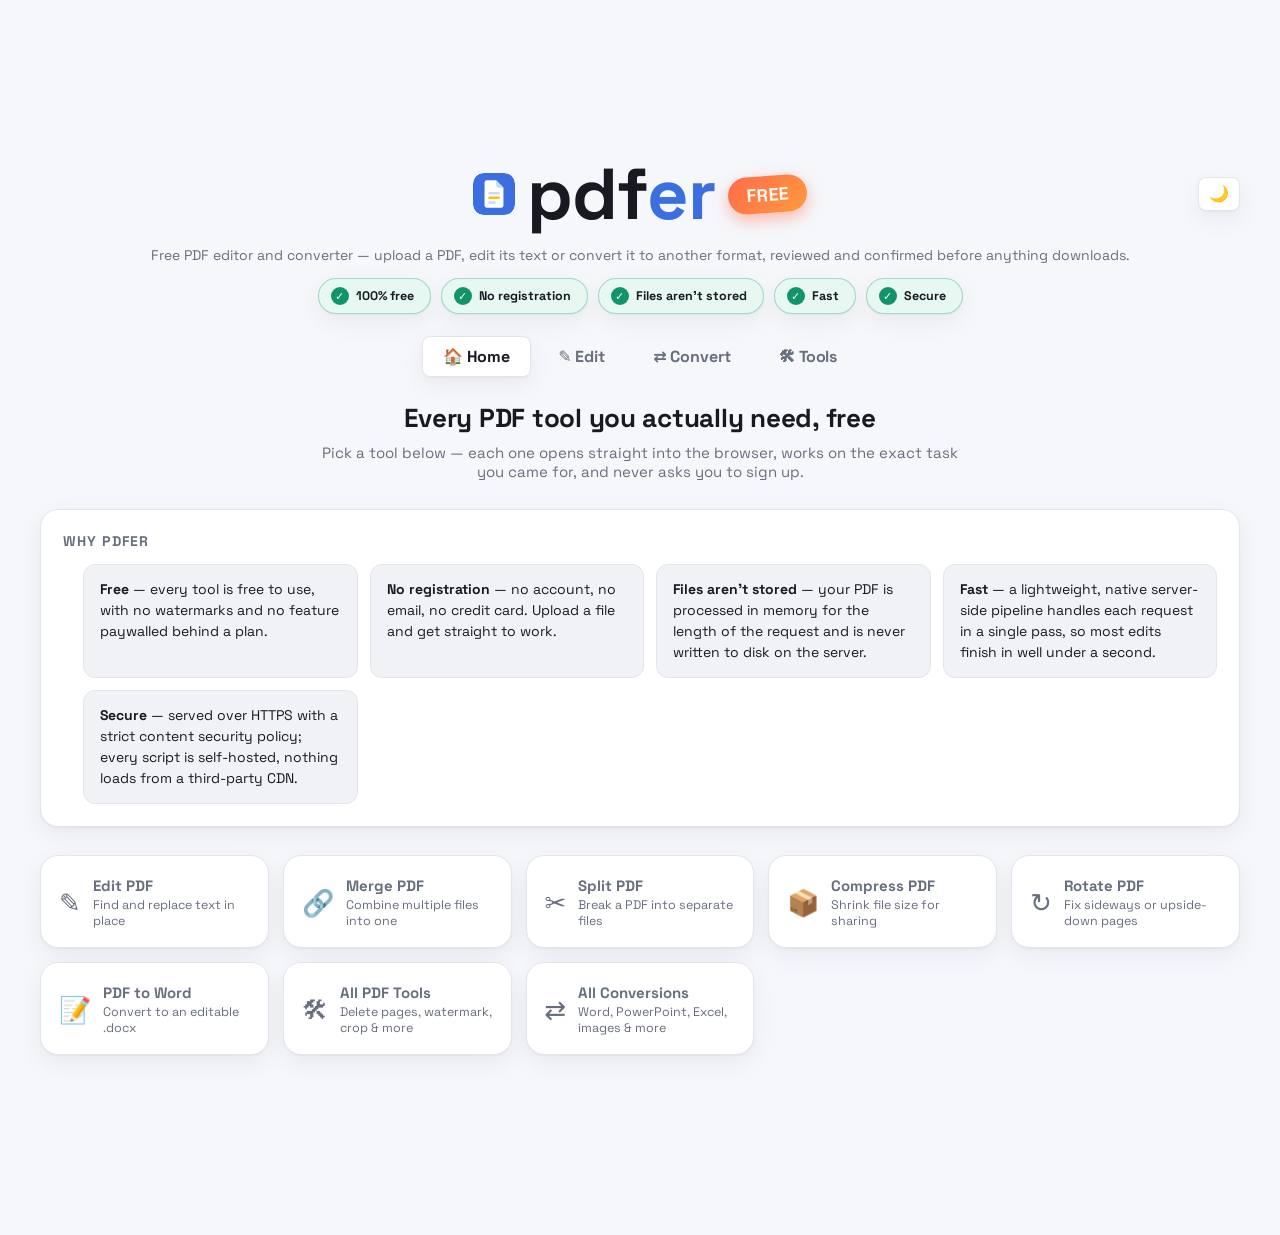
<file: static/hub.html>
<!DOCTYPE html>
<html lang="en">
<head>
<meta charset="UTF-8">
<meta name="viewport" content="width=device-width, initial-scale=1.0">
<meta name="google-site-verification" content="ekVOYYr4KzSdzymEifBAL8Djike5fr_iFKqCm2qJEaY" />
<script async src="https://pagead2.googlesyndication.com/pagead/js/adsbygoogle.js?client=ca-pub-1493720963523532"
     crossorigin="anonymous"></script>
<title data-i18n="hubPage.title">Free PDF Editor &amp; Tools Online | No Sign-Up, Files Never Stored</title>
<meta name="description" content="Edit, merge, split, compress, rotate and convert PDFs for free. No registration. Files are processed in memory and never stored. Fast and secure.">
<link rel="canonical" href="/">
<meta property="og:type" content="website">
<meta property="og:url" content="/">
<meta property="og:title" content="Free PDF Editor &amp; Tools Online | No Sign-Up, Files Never Stored">
<meta property="og:description" content="Edit, merge, split, compress, rotate and convert PDFs for free. No registration. Files are processed in memory and never stored. Fast and secure.">
<meta property="og:image" content="/logo.svg">
<meta name="twitter:card" content="summary">
<meta name="twitter:title" content="Free PDF Editor &amp; Tools Online | No Sign-Up, Files Never Stored">
<meta name="twitter:description" content="Edit, merge, split, compress, rotate and convert PDFs for free. No registration. Files are processed in memory and never stored. Fast and secure.">
<link rel="icon" type="image/svg+xml" href="logo.svg">
<link rel="stylesheet" href="style.css">
</head>
<body>
<div class="app">
  <div class="ad-slot">
    <ins class="adsbygoogle"
         style="display:block"
         data-ad-client="ca-pub-1493720963523532"
         data-ad-slot="7150379591"
         data-ad-format="auto"
         data-full-width-responsive="true"></ins>
  </div>

  <div class="topbar">
    <div class="brand"><img src="logo.svg" class="brand-icon" alt=""><h1><span class="pdf">pdf</span><span class="er">er</span><span class="visually-hidden" data-i18n="hubPage.brandHidden"> — Free PDF Editor &amp; Tools Online</span></h1><span class="badge" data-i18n="common.badgeFree">Free</span></div>
    <button type="button" class="icon-btn theme-toggle" id="themeToggle" aria-label="Toggle color theme" data-i18n-aria-label="common.themeToggle">🌙</button>
  </div>
  <p class="sub" data-i18n="common.tagline">Free PDF editor and converter — upload a PDF, edit its text or convert it to another format, reviewed and confirmed before anything downloads.</p>
  <ul class="privacy-strip">
    <li><span class="privacy-icon">✓</span> <span data-i18n="hubPage.privacyFree">100% free</span></li>
    <li><span class="privacy-icon">✓</span> <span data-i18n="hubPage.privacyNoReg">No registration</span></li>
    <li><span class="privacy-icon">✓</span> <span data-i18n="hubPage.privacyNotStored">Files aren't stored</span></li>
    <li><span class="privacy-icon">✓</span> <span data-i18n="hubPage.privacyFast">Fast</span></li>
    <li><span class="privacy-icon">✓</span> <span data-i18n="hubPage.privacySecure">Secure</span></li>
  </ul>

  <nav class="nav">
    <a href="/" class="active" data-i18n="nav.home">🏠 Home</a>
    <a href="/edit-pdf" data-i18n="nav.edit">✎ Edit</a>
    <a href="/convert.html" data-i18n="nav.convert">⇄ Convert</a>
    <a href="/tools.html" data-i18n="nav.tools">🛠 Tools</a>
  </nav>

  <div class="hero">
    <h2 data-i18n="hubPage.heroTitle">Every PDF tool you actually need, free</h2>
    <p data-i18n="hubPage.heroSub">Pick a tool below — each one opens straight into the browser, works on the exact task you came for, and never asks you to sign up.</p>
  </div>

  <section class="card landing-section">
    <h2 class="card-title" data-i18n="hubPage.whyTitle">Why pdfer</h2>
    <ul class="benefits-grid">
      <li data-i18n-html="hubPage.why1"><strong>Free</strong> — every tool is free to use, with no watermarks and no feature paywalled behind a plan.</li>
      <li data-i18n-html="hubPage.why2"><strong>No registration</strong> — no account, no email, no credit card. Upload a file and get straight to work.</li>
      <li data-i18n-html="hubPage.why3"><strong>Files aren't stored</strong> — your PDF is processed in memory for the length of the request and is never written to disk on the server.</li>
      <li data-i18n-html="hubPage.why4"><strong>Fast</strong> — a lightweight, native server-side pipeline handles each request in a single pass, so most edits finish in well under a second.</li>
      <li data-i18n-html="hubPage.why5"><strong>Secure</strong> — served over HTTPS with a strict content security policy; every script is self-hosted, nothing loads from a third-party CDN.</li>
    </ul>
  </section>

  <div class="tool-cards">
    <a class="tool-card" href="/edit-pdf">
      <span class="tool-card-icon">✎</span>
      <span><strong data-i18n="hubPage.card1Title">Edit PDF</strong><span data-i18n="hubPage.card1Desc">Find and replace text in place</span></span>
    </a>
    <a class="tool-card" href="/merge-pdf">
      <span class="tool-card-icon">🔗</span>
      <span><strong data-i18n="hubPage.card2Title">Merge PDF</strong><span data-i18n="hubPage.card2Desc">Combine multiple files into one</span></span>
    </a>
    <a class="tool-card" href="/split-pdf">
      <span class="tool-card-icon">✂</span>
      <span><strong data-i18n="hubPage.card3Title">Split PDF</strong><span data-i18n="hubPage.card3Desc">Break a PDF into separate files</span></span>
    </a>
    <a class="tool-card" href="/compress-pdf">
      <span class="tool-card-icon">📦</span>
      <span><strong data-i18n="hubPage.card4Title">Compress PDF</strong><span data-i18n="hubPage.card4Desc">Shrink file size for sharing</span></span>
    </a>
    <a class="tool-card" href="/rotate-pdf">
      <span class="tool-card-icon">↻</span>
      <span><strong data-i18n="hubPage.card5Title">Rotate PDF</strong><span data-i18n="hubPage.card5Desc">Fix sideways or upside-down pages</span></span>
    </a>
    <a class="tool-card" href="/pdf-to-word">
      <span class="tool-card-icon">📝</span>
      <span><strong data-i18n="hubPage.card6Title">PDF to Word</strong><span data-i18n="hubPage.card6Desc">Convert to an editable .docx</span></span>
    </a>
    <a class="tool-card" href="/tools.html">
      <span class="tool-card-icon">🛠</span>
      <span><strong data-i18n="hubPage.card7Title">All PDF Tools</strong><span data-i18n="hubPage.card7Desc">Delete pages, watermark, crop &amp; more</span></span>
    </a>
    <a class="tool-card" href="/convert.html">
      <span class="tool-card-icon">⇄</span>
      <span><strong data-i18n="hubPage.card8Title">All Conversions</strong><span data-i18n="hubPage.card8Desc">Word, PowerPoint, Excel, images &amp; more</span></span>
    </a>
  </div>

  <div class="ad-slot">
    <ins class="adsbygoogle"
         style="display:block"
         data-ad-client="ca-pub-1493720963523532"
         data-ad-slot="7150379588"
         data-ad-format="auto"
         data-full-width-responsive="true"></ins>
  </div>
</div>

<script src="theme.js"></script>
<script src="i18n.js"></script>
<script src="analytics.js"></script>
<script src="ads.js"></script>
</body>
</html>
</file>
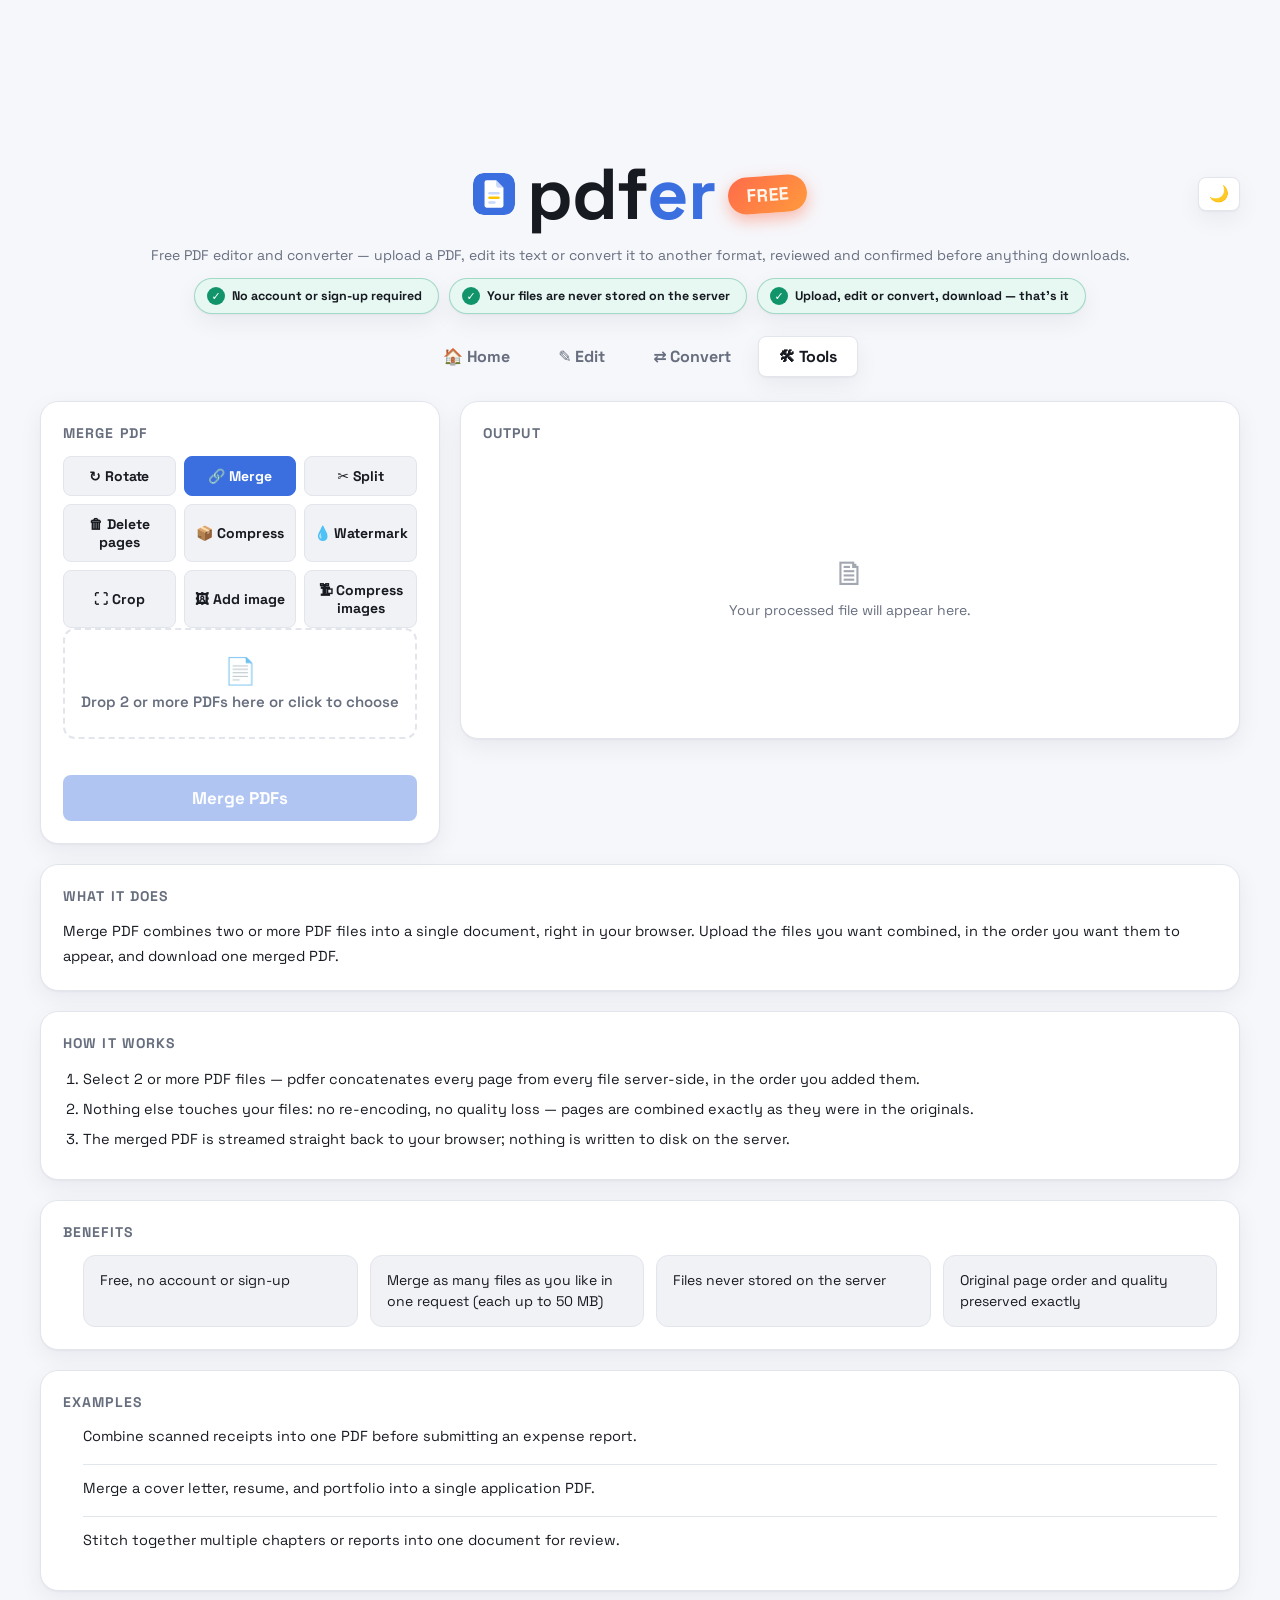
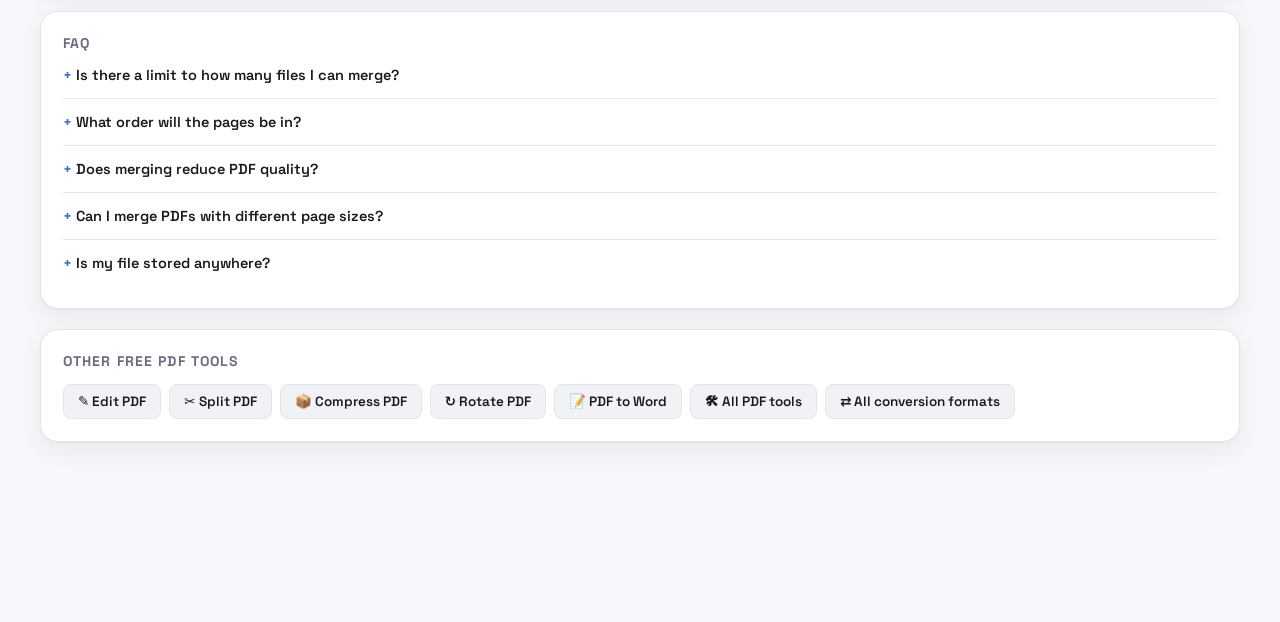
<file: static/merge-pdf.html>
<!DOCTYPE html>
<html lang="en">
<head>
<meta charset="UTF-8">
<meta name="viewport" content="width=device-width, initial-scale=1.0">
<meta name="google-site-verification" content="ekVOYYr4KzSdzymEifBAL8Djike5fr_iFKqCm2qJEaY" />
<script async src="https://pagead2.googlesyndication.com/pagead/js/adsbygoogle.js?client=ca-pub-1493720963523532"
     crossorigin="anonymous"></script>
<title data-i18n="mergePage.title">Merge PDF Files Online Free | pdfer</title>
<meta name="description" content="Free online tool to merge PDF files into one. Combine 2 or more PDFs in your browser, in upload order — no signup, no watermark, files never stored.">
<link rel="canonical" href="/merge-pdf">
<meta property="og:type" content="website">
<meta property="og:url" content="/merge-pdf">
<meta property="og:title" content="Merge PDF Files Online Free — pdfer">
<meta property="og:description" content="Free online tool to merge PDF files into one. Combine 2 or more PDFs in your browser, in upload order — no signup, no watermark, files never stored.">
<meta property="og:image" content="/logo.svg">
<meta name="twitter:card" content="summary">
<meta name="twitter:title" content="Merge PDF Files Online Free — pdfer">
<meta name="twitter:description" content="Free online tool to merge PDF files into one. Combine 2 or more PDFs in your browser, in upload order — no signup, no watermark, files never stored.">
<link rel="icon" type="image/svg+xml" href="logo.svg">
<link rel="stylesheet" href="style.css">
</head>
<body data-lock-tool="merge">
<div class="app">
  <div class="ad-slot">
    <ins class="adsbygoogle"
         style="display:block"
         data-ad-client="ca-pub-1493720963523532"
         data-ad-slot="7150379591"
         data-ad-format="auto"
         data-full-width-responsive="true"></ins>
  </div>

  <div class="topbar">
    <div class="brand"><img src="logo.svg" class="brand-icon" alt=""><h1><span class="pdf">pdf</span><span class="er">er</span><span class="visually-hidden" data-i18n="mergePage.brandHidden"> — Merge PDF Files Online Free</span></h1><span class="badge" data-i18n="common.badgeFree">Free</span></div>
    <button type="button" class="icon-btn theme-toggle" id="themeToggle" aria-label="Toggle color theme" data-i18n-aria-label="common.themeToggle">🌙</button>
  </div>
  <p class="sub" data-i18n="common.tagline">Free PDF editor and converter — upload a PDF, edit its text or convert it to another format, reviewed and confirmed before anything downloads.</p>
  <ul class="privacy-strip">
    <li><span class="privacy-icon">✓</span> <span data-i18n="common.privacyNoAccount">No account or sign-up required</span></li>
    <li><span class="privacy-icon">✓</span> <span data-i18n="common.privacyNotStored">Your files are never stored on the server</span></li>
    <li><span class="privacy-icon">✓</span> <span data-i18n="common.privacyUploadEditDownload">Upload, edit or convert, download — that's it</span></li>
  </ul>

  <nav class="nav">
    <a href="/" data-i18n="nav.home">🏠 Home</a>
    <a href="/edit-pdf" data-i18n="nav.edit">✎ Edit</a>
    <a href="/convert.html" data-i18n="nav.convert">⇄ Convert</a>
    <a href="/tools.html" class="active" data-i18n="nav.tools">🛠 Tools</a>
  </nav>

  <div class="layout">
    <section class="card">
      <h2 class="card-title" data-i18n="mergePage.cardTitle">Merge PDF</h2>
      <div class="format-grid" id="toolPicker" hidden>
        <button type="button" class="format-opt active" data-tool="rotate" data-i18n="toolsWidget.toolRotate">↻ Rotate</button>
        <button type="button" class="format-opt" data-tool="merge" data-i18n="toolsWidget.toolMerge">🔗 Merge</button>
        <button type="button" class="format-opt" data-tool="split" data-i18n="toolsWidget.toolSplit">✂ Split</button>
        <button type="button" class="format-opt" data-tool="delete" data-i18n="toolsWidget.toolDelete">🗑 Delete pages</button>
        <button type="button" class="format-opt" data-tool="compress" data-i18n="toolsWidget.toolCompress">📦 Compress</button>
        <button type="button" class="format-opt" data-tool="watermark" data-i18n="toolsWidget.toolWatermark">💧 Watermark</button>
        <button type="button" class="format-opt" data-tool="crop" data-i18n="toolsWidget.toolCrop">⛶ Crop</button>
        <button type="button" class="format-opt" data-tool="addimage" data-i18n="toolsWidget.toolAddImage">🖼 Add image</button>
        <button type="button" class="format-opt" data-tool="compressimages" data-i18n="toolsWidget.toolCompressImages">🗜 Compress images</button>
      </div>

      <div class="drop" id="toolDrop">
        <span class="drop-icon">📄</span>
        <span class="drop-text" data-i18n="common.dropPdf">Drop a PDF here or click to choose</span>
      </div>
      <input type="file" id="toolFile" accept="application/pdf" hidden>

      <div class="drop" id="mergeDrop">
        <span class="drop-icon">📄</span>
        <span class="drop-text" data-i18n="toolsWidget.dropMulti">Drop 2 or more PDFs here or click to choose</span>
      </div>
      <input type="file" id="mergeFiles" accept="application/pdf" multiple hidden>
      <p class="hint" id="mergeFileList"></p>

      <div id="addImageWrap" hidden>
        <label for="addImageFile" data-i18n="toolsWidget.addImageLabel">Image to add (JPEG or PNG)</label>
        <div class="drop" id="addImageDrop">
          <span class="drop-icon">🖼</span>
          <span class="drop-text" data-i18n="toolsWidget.dropImage">Drop a JPEG or PNG here or click to choose</span>
        </div>
        <input type="file" id="addImageFile" accept="image/jpeg,image/png" hidden>
      </div>

      <div id="rotateOpts" hidden>
        <label for="rotateAngle" data-i18n="toolsWidget.rotateLabel">Rotate</label>
        <select id="rotateAngle">
          <option value="90" data-i18n="toolsWidget.rotate90">90° clockwise</option>
          <option value="-90" data-i18n="toolsWidget.rotateMinus90">90° counterclockwise</option>
          <option value="180" data-i18n="toolsWidget.rotate180">180°</option>
        </select>
        <label for="rotatePages" data-i18n="toolsWidget.pagesLabel">Pages</label>
        <input type="text" id="rotatePages" placeholder="e.g. 1,3,5-7 (blank = all pages)" data-i18n-placeholder="toolsWidget.pagesPlaceholder">
      </div>
      <div id="splitOpts" hidden>
        <label for="splitRanges" data-i18n="toolsWidget.rangesLabel">Ranges</label>
        <input type="text" id="splitRanges" placeholder="e.g. 1-3;4-6 (blank = split every page)" data-i18n-placeholder="toolsWidget.rangesPlaceholder">
      </div>
      <div id="deleteOpts" hidden>
        <label for="deletePages" data-i18n="toolsWidget.deletePagesLabel">Pages to delete</label>
        <input type="text" id="deletePages" placeholder="e.g. 2,4-5" data-i18n-placeholder="toolsWidget.deletePagesPlaceholder">
      </div>
      <div id="compressOpts" hidden>
        <label for="compressQuality" data-i18n="toolsWidget.qualityLabel">JPEG quality, 1–100</label>
        <input type="text" id="compressQuality" placeholder="blank = default quality" data-i18n-placeholder="toolsWidget.qualityPlaceholder">
      </div>
      <div id="watermarkOpts" hidden>
        <label for="watermarkText" data-i18n="toolsWidget.watermarkTextLabel">Watermark text</label>
        <input type="text" id="watermarkText" placeholder="e.g. CONFIDENTIAL" data-i18n-placeholder="toolsWidget.watermarkTextPlaceholder">
        <label for="watermarkOpacity" data-i18n="toolsWidget.opacityLabel">Opacity, 0–1</label>
        <input type="text" id="watermarkOpacity" placeholder="0.3">
        <label for="watermarkFontSize" data-i18n="toolsWidget.fontSizeLabel">Font size (pt)</label>
        <input type="text" id="watermarkFontSize" placeholder="48">
        <label for="watermarkPages" data-i18n="toolsWidget.pagesLabel">Pages</label>
        <input type="text" id="watermarkPages" placeholder="e.g. 1,3,5-7 (blank = all pages)" data-i18n-placeholder="toolsWidget.pagesPlaceholder">
      </div>
      <div id="cropOpts" hidden>
        <p class="hint" data-i18n="toolsWidget.cropHint">Trim each side by a percentage of the page's own width/height.</p>
        <label for="cropLeft" data-i18n="toolsWidget.leftPct">Left %</label>
        <input type="text" id="cropLeft" placeholder="0">
        <label for="cropRight" data-i18n="toolsWidget.rightPct">Right %</label>
        <input type="text" id="cropRight" placeholder="0">
        <label for="cropTop" data-i18n="toolsWidget.topPct">Top %</label>
        <input type="text" id="cropTop" placeholder="0">
        <label for="cropBottom" data-i18n="toolsWidget.bottomPct">Bottom %</label>
        <input type="text" id="cropBottom" placeholder="0">
        <label for="cropPages" data-i18n="toolsWidget.pagesLabel">Pages</label>
        <input type="text" id="cropPages" placeholder="e.g. 1,3,5-7 (blank = all pages)" data-i18n-placeholder="toolsWidget.pagesPlaceholder">
      </div>
      <div id="addImageOpts" hidden>
        <label for="addImageWidth" data-i18n="toolsWidget.widthPctLabel">Width, % of page</label>
        <input type="text" id="addImageWidth" placeholder="40">
        <label for="addImagePosition" data-i18n="toolsWidget.positionLabel">Position</label>
        <select id="addImagePosition">
          <option value="center" data-i18n="toolsWidget.posCenter">Center</option>
          <option value="top-left" data-i18n="toolsWidget.posTopLeft">Top left</option>
          <option value="top-right" data-i18n="toolsWidget.posTopRight">Top right</option>
          <option value="bottom-left" data-i18n="toolsWidget.posBottomLeft">Bottom left</option>
          <option value="bottom-right" data-i18n="toolsWidget.posBottomRight">Bottom right</option>
        </select>
        <label for="addImagePages" data-i18n="toolsWidget.pagesLabel">Pages</label>
        <input type="text" id="addImagePages" placeholder="e.g. 1,3,5-7 (blank = page 1 only)" data-i18n-placeholder="toolsWidget.pagesBlankPage1">
      </div>
      <div id="compressImagesOpts" hidden>
        <p class="hint" data-i18n="toolsWidget.compressImagesHint">Downsamples images larger than this, then re-encodes them as JPEG - a resolution-aware complement to "Compress" above, which can re-encode images but not shrink their pixel dimensions.</p>
        <label for="compressImagesMaxDim" data-i18n="toolsWidget.maxDimLabel">Max dimension, px</label>
        <input type="text" id="compressImagesMaxDim" placeholder="1600">
        <label for="compressImagesQuality" data-i18n="toolsWidget.qualityLabel">JPEG quality, 1–100</label>
        <input type="text" id="compressImagesQuality" placeholder="75">
      </div>

      <button id="toolGo" disabled>Merge PDFs</button>
      <div id="toolStatus"></div>
    </section>

    <section class="card">
      <h2 class="card-title" data-i18n="common.outputTitle">Output</h2>
      <div class="empty-preview" id="toolEmptyPreview">
        <span class="icon">🗎</span>
        <span data-i18n="toolsWidget.emptyResult">Your processed file will appear here.</span>
      </div>
      <div id="toolResult" hidden>
        <div class="result-doc">
          <span class="result-doc-icon" id="toolResultIcon">📄</span>
          <div class="result-doc-info">
            <strong id="toolResultName">result.pdf</strong>
            <span id="toolMeta"></span>
          </div>
        </div>
        <a id="toolDl" class="download-link" download="result.pdf" data-i18n="common.downloadGeneric">⬇ Download</a>
      </div>
    </section>
  </div>

  <section class="card landing-section">
    <h2 class="card-title" data-i18n="common.whatItDoes">What it does</h2>
    <p data-i18n="mergePage.whatItDoes">Merge PDF combines two or more PDF files into a single document, right in your browser. Upload the files you want combined, in the order you want them to appear, and download one merged PDF.</p>
  </section>

  <section class="card landing-section">
    <h2 class="card-title" data-i18n="common.howItWorks">How it works</h2>
    <ol>
      <li data-i18n="mergePage.how1">Select 2 or more PDF files — pdfer concatenates every page from every file server-side, in the order you added them.</li>
      <li data-i18n="mergePage.how2">Nothing else touches your files: no re-encoding, no quality loss — pages are combined exactly as they were in the originals.</li>
      <li data-i18n="mergePage.how3">The merged PDF is streamed straight back to your browser; nothing is written to disk on the server.</li>
    </ol>
  </section>

  <section class="card landing-section">
    <h2 class="card-title" data-i18n="common.benefits">Benefits</h2>
    <ul class="benefits-grid">
      <li data-i18n="common.benefitFreeNoAccount">Free, no account or sign-up</li>
      <li data-i18n="mergePage.benefit2">Merge as many files as you like in one request (each up to 50 MB)</li>
      <li data-i18n="common.benefitFilesNotStored">Files never stored on the server</li>
      <li data-i18n="mergePage.benefit4">Original page order and quality preserved exactly</li>
    </ul>
  </section>

  <section class="card landing-section">
    <h2 class="card-title" data-i18n="common.examples">Examples</h2>
    <ul class="examples-list">
      <li data-i18n="mergePage.example1">Combine scanned receipts into one PDF before submitting an expense report.</li>
      <li data-i18n="mergePage.example2">Merge a cover letter, resume, and portfolio into a single application PDF.</li>
      <li data-i18n="mergePage.example3">Stitch together multiple chapters or reports into one document for review.</li>
    </ul>
  </section>

  <section class="card landing-section faq">
    <h2 class="card-title" data-i18n="common.faq">FAQ</h2>
    <details>
      <summary data-i18n="mergePage.faq1q">Is there a limit to how many files I can merge?</summary>
      <p data-i18n="mergePage.faq1a">No hard limit on file count, but each individual file must be 50 MB or smaller.</p>
    </details>
    <details>
      <summary data-i18n="mergePage.faq2q">What order will the pages be in?</summary>
      <p data-i18n="mergePage.faq2a">Exactly the order you added the files, top to bottom.</p>
    </details>
    <details>
      <summary data-i18n="mergePage.faq3q">Does merging reduce PDF quality?</summary>
      <p data-i18n="mergePage.faq3a">No — the original pages are concatenated as-is; nothing is re-encoded or re-rendered.</p>
    </details>
    <details>
      <summary data-i18n="mergePage.faq4q">Can I merge PDFs with different page sizes?</summary>
      <p data-i18n="mergePage.faq4a">Yes — each page keeps its own original size; pdfer doesn't force pages to match.</p>
    </details>
    <details>
      <summary data-i18n="common.faqStoredQ">Is my file stored anywhere?</summary>
      <p data-i18n="common.faqStoredA">No, files are processed in memory only and never written to persistent storage.</p>
    </details>
  </section>

  <section class="card landing-section other-tools">
    <h2 class="card-title" data-i18n="common.otherToolsHeading">Other free PDF tools</h2>
    <div class="tool-links">
      <a href="/edit-pdf" data-i18n="toolLink.edit">✎ Edit PDF</a>
      <a href="/split-pdf" data-i18n="toolLink.split">✂ Split PDF</a>
      <a href="/compress-pdf" data-i18n="toolLink.compress">📦 Compress PDF</a>
      <a href="/rotate-pdf" data-i18n="toolLink.rotate">↻ Rotate PDF</a>
      <a href="/pdf-to-word" data-i18n="toolLink.pdfToWord">📝 PDF to Word</a>
      <a href="/tools.html" data-i18n="toolLink.allTools">🛠 All PDF tools</a>
      <a href="/convert.html" data-i18n="toolLink.allConversions">⇄ All conversion formats</a>
    </div>
  </section>

  <div class="ad-slot">
    <ins class="adsbygoogle"
         style="display:block"
         data-ad-client="ca-pub-1493720963523532"
         data-ad-slot="7150379588"
         data-ad-format="auto"
         data-full-width-responsive="true"></ins>
  </div>
</div>

<script src="theme.js"></script>
<script src="i18n.js"></script>
<script src="analytics.js"></script>
<script src="ads.js"></script>
<script src="tools.js"></script>
</body>
</html>
</file>
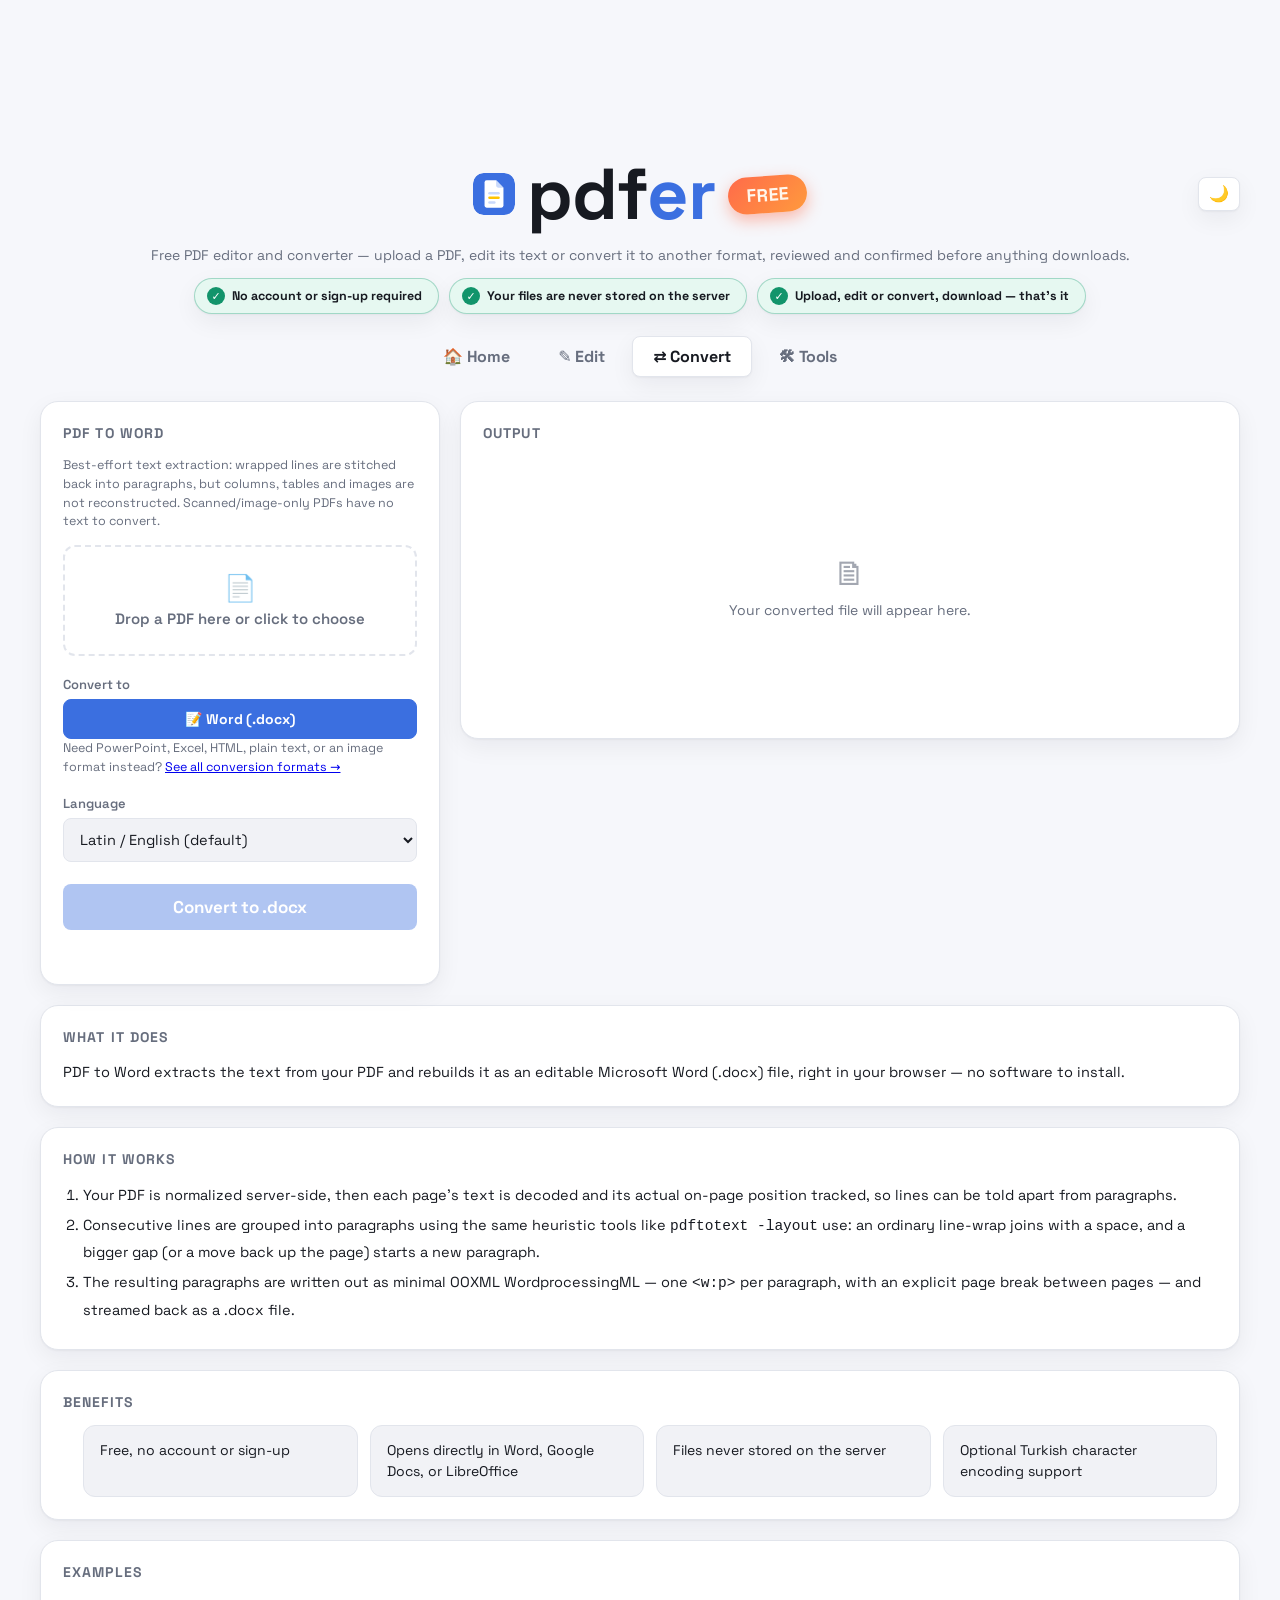
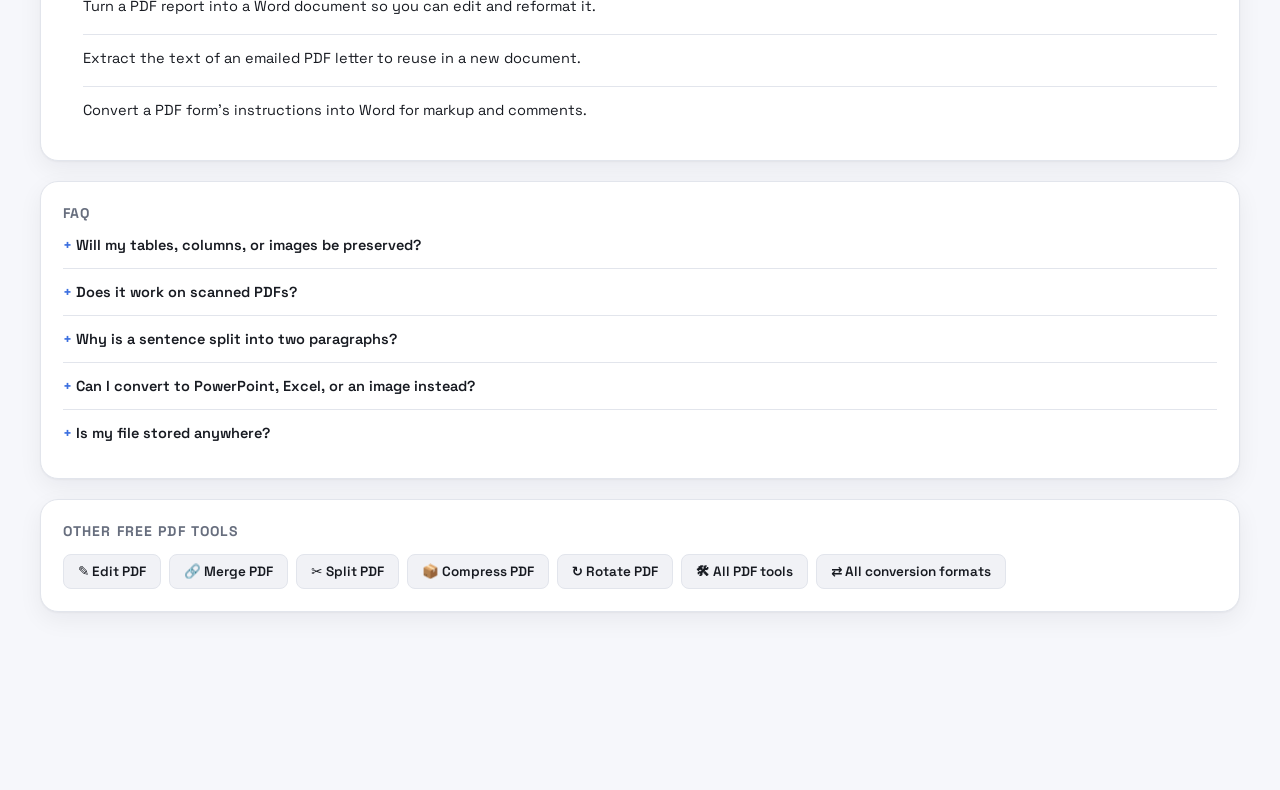
<file: static/pdf-to-word.html>
<!DOCTYPE html>
<html lang="en">
<head>
<meta charset="UTF-8">
<meta name="viewport" content="width=device-width, initial-scale=1.0">
<meta name="google-site-verification" content="ekVOYYr4KzSdzymEifBAL8Djike5fr_iFKqCm2qJEaY" />
<script async src="https://pagead2.googlesyndication.com/pagead/js/adsbygoogle.js?client=ca-pub-1493720963523532"
     crossorigin="anonymous"></script>
<title data-i18n="pdfToWordPage.title">PDF to Word Converter Online Free — .docx | pdfer</title>
<meta name="description" content="Free online PDF to Word converter. Extract a PDF's text into an editable .docx file, in your browser. No signup, no watermark, files never stored.">
<link rel="canonical" href="/pdf-to-word">
<meta property="og:type" content="website">
<meta property="og:url" content="/pdf-to-word">
<meta property="og:title" content="PDF to Word Converter Online Free — pdfer">
<meta property="og:description" content="Free online PDF to Word converter. Extract a PDF's text into an editable .docx file, in your browser. No signup, no watermark, files never stored.">
<meta property="og:image" content="/logo.svg">
<meta name="twitter:card" content="summary">
<meta name="twitter:title" content="PDF to Word Converter Online Free — pdfer">
<meta name="twitter:description" content="Free online PDF to Word converter. Extract a PDF's text into an editable .docx file, in your browser. No signup, no watermark, files never stored.">
<link rel="icon" type="image/svg+xml" href="logo.svg">
<link rel="stylesheet" href="style.css">
</head>
<body data-default-lang="latin">
<div class="app">
  <div class="ad-slot">
    <ins class="adsbygoogle"
         style="display:block"
         data-ad-client="ca-pub-1493720963523532"
         data-ad-slot="7150379591"
         data-ad-format="auto"
         data-full-width-responsive="true"></ins>
  </div>

  <div class="topbar">
    <div class="brand"><img src="logo.svg" class="brand-icon" alt=""><h1><span class="pdf">pdf</span><span class="er">er</span><span class="visually-hidden" data-i18n="pdfToWordPage.brandHidden"> — PDF to Word Converter Online Free</span></h1><span class="badge" data-i18n="common.badgeFree">Free</span></div>
    <button type="button" class="icon-btn theme-toggle" id="themeToggle" aria-label="Toggle color theme" data-i18n-aria-label="common.themeToggle">🌙</button>
  </div>
  <p class="sub" data-i18n="common.tagline">Free PDF editor and converter — upload a PDF, edit its text or convert it to another format, reviewed and confirmed before anything downloads.</p>
  <ul class="privacy-strip">
    <li><span class="privacy-icon">✓</span> <span data-i18n="common.privacyNoAccount">No account or sign-up required</span></li>
    <li><span class="privacy-icon">✓</span> <span data-i18n="common.privacyNotStored">Your files are never stored on the server</span></li>
    <li><span class="privacy-icon">✓</span> <span data-i18n="common.privacyUploadEditDownload">Upload, edit or convert, download — that's it</span></li>
  </ul>

  <nav class="nav">
    <a href="/" data-i18n="nav.home">🏠 Home</a>
    <a href="/edit-pdf" data-i18n="nav.edit">✎ Edit</a>
    <a href="/convert.html" class="active" data-i18n="nav.convert">⇄ Convert</a>
    <a href="/tools.html" data-i18n="nav.tools">🛠 Tools</a>
  </nav>

  <div class="layout">
    <section class="card">
      <h2 class="card-title" data-i18n="pdfToWordPage.cardTitle">PDF to Word</h2>
      <p class="hint" data-i18n="convertWidget.convertHint">Best-effort text extraction: wrapped lines are stitched back into paragraphs, but columns, tables and images are not reconstructed. Scanned/image-only PDFs have no text to convert.</p>

      <div class="drop" id="convDrop">
        <span class="drop-icon">📄</span>
        <span class="drop-text" data-i18n="common.dropPdf">Drop a PDF here or click to choose</span>
      </div>
      <input type="file" id="convFile" accept="application/pdf" hidden>

      <label for="convFormat" data-i18n="convertWidget.convertToLabel">Convert to</label>
      <div class="format-grid single-col" id="convFormat">
        <button type="button" class="format-opt active" data-format="docx" data-ext=".docx" data-icon="📝" data-i18n="pdfToWordPage.fmtWordDocx">📝 Word (.docx)</button>
      </div>
      <p class="hint" id="rasterHint" hidden data-i18n="convertWidget.rasterHint">Image formats render each page as a picture (not extracted text). A multi-page PDF downloads as a .zip of one image per page instead of a single file.</p>
      <p class="hint" data-i18n-html="pdfToWordPage.moreFormatsHint">Need PowerPoint, Excel, HTML, plain text, or an image format instead? <a href="/convert.html">See all conversion formats →</a></p>

      <label for="convLang" data-i18n="common.languageLabel">Language</label>
      <select id="convLang">
        <option value="latin" data-i18n="common.langLatin">Latin / English (default)</option>
        <option value="turkish" data-i18n="common.langTurkish">Turkish</option>
      </select>

      <button id="convGo" disabled>Convert to .docx</button>
      <div id="convStatus"></div>
    </section>

    <section class="card">
      <h2 class="card-title" data-i18n="common.outputTitle">Output</h2>
      <div class="empty-preview" id="convEmptyPreview">
        <span class="icon">🗎</span>
        <span data-i18n="convertWidget.emptyResult">Your converted file will appear here.</span>
      </div>
      <div id="convResult" hidden>
        <div class="result-doc">
          <span class="result-doc-icon" id="convResultIcon">📝</span>
          <div class="result-doc-info">
            <strong id="convResultName">converted.docx</strong>
            <span id="convMeta"></span>
          </div>
        </div>
        <a id="convDl" class="download-link" download="converted.docx" data-i18n="common.downloadGeneric">⬇ Download</a>
      </div>
    </section>
  </div>

  <section class="card landing-section">
    <h2 class="card-title" data-i18n="common.whatItDoes">What it does</h2>
    <p data-i18n="pdfToWordPage.whatItDoes">PDF to Word extracts the text from your PDF and rebuilds it as an editable Microsoft Word (.docx) file, right in your browser — no software to install.</p>
  </section>

  <section class="card landing-section">
    <h2 class="card-title" data-i18n="common.howItWorks">How it works</h2>
    <ol>
      <li data-i18n="pdfToWordPage.how1">Your PDF is normalized server-side, then each page's text is decoded and its actual on-page position tracked, so lines can be told apart from paragraphs.</li>
      <li data-i18n-html="pdfToWordPage.how2">Consecutive lines are grouped into paragraphs using the same heuristic tools like <code>pdftotext -layout</code> use: an ordinary line-wrap joins with a space, and a bigger gap (or a move back up the page) starts a new paragraph.</li>
      <li data-i18n-html="pdfToWordPage.how3">The resulting paragraphs are written out as minimal OOXML WordprocessingML — one <code>&lt;w:p&gt;</code> per paragraph, with an explicit page break between pages — and streamed back as a .docx file.</li>
    </ol>
  </section>

  <section class="card landing-section">
    <h2 class="card-title" data-i18n="common.benefits">Benefits</h2>
    <ul class="benefits-grid">
      <li data-i18n="common.benefitFreeNoAccount">Free, no account or sign-up</li>
      <li data-i18n="pdfToWordPage.benefit2">Opens directly in Word, Google Docs, or LibreOffice</li>
      <li data-i18n="common.benefitFilesNotStored">Files never stored on the server</li>
      <li data-i18n="pdfToWordPage.benefit4">Optional Turkish character encoding support</li>
    </ul>
  </section>

  <section class="card landing-section">
    <h2 class="card-title" data-i18n="common.examples">Examples</h2>
    <ul class="examples-list">
      <li data-i18n="pdfToWordPage.example1">Turn a PDF report into a Word document so you can edit and reformat it.</li>
      <li data-i18n="pdfToWordPage.example2">Extract the text of an emailed PDF letter to reuse in a new document.</li>
      <li data-i18n="pdfToWordPage.example3">Convert a PDF form's instructions into Word for markup and comments.</li>
    </ul>
  </section>

  <section class="card landing-section faq">
    <h2 class="card-title" data-i18n="common.faq">FAQ</h2>
    <details>
      <summary data-i18n="pdfToWordPage.faq1q">Will my tables, columns, or images be preserved?</summary>
      <p data-i18n="pdfToWordPage.faq1a">No — this is best-effort text extraction, not layout reconstruction. Multi-column layouts and tables come out as a linear sequence of paragraphs, and images aren't carried over at all.</p>
    </details>
    <details>
      <summary data-i18n="pdfToWordPage.faq2q">Does it work on scanned PDFs?</summary>
      <p data-i18n="pdfToWordPage.faq2a">No — a scanned or image-only PDF has no underlying text to extract. You'd need to run OCR on it first.</p>
    </details>
    <details>
      <summary data-i18n="pdfToWordPage.faq3q">Why is a sentence split into two paragraphs?</summary>
      <p data-i18n="pdfToWordPage.faq3a">Paragraphs are inferred from vertical line spacing, so unusual line spacing in the source PDF can occasionally be misread as a paragraph break.</p>
    </details>
    <details>
      <summary data-i18n="pdfToWordPage.faq4q">Can I convert to PowerPoint, Excel, or an image instead?</summary>
      <p data-i18n-html="pdfToWordPage.faq4a">Yes — <a href="/convert.html">the full converter</a> supports pptx, xlsx, HTML, plain text, SVG, PNG, JPEG, TIFF, and WEBP too.</p>
    </details>
    <details>
      <summary data-i18n="common.faqStoredQ">Is my file stored anywhere?</summary>
      <p data-i18n="common.faqStoredA">No, files are processed in memory only and never written to persistent storage.</p>
    </details>
  </section>

  <section class="card landing-section other-tools">
    <h2 class="card-title" data-i18n="common.otherToolsHeading">Other free PDF tools</h2>
    <div class="tool-links">
      <a href="/edit-pdf" data-i18n="toolLink.edit">✎ Edit PDF</a>
      <a href="/merge-pdf" data-i18n="toolLink.merge">🔗 Merge PDF</a>
      <a href="/split-pdf" data-i18n="toolLink.split">✂ Split PDF</a>
      <a href="/compress-pdf" data-i18n="toolLink.compress">📦 Compress PDF</a>
      <a href="/rotate-pdf" data-i18n="toolLink.rotate">↻ Rotate PDF</a>
      <a href="/tools.html" data-i18n="toolLink.allTools">🛠 All PDF tools</a>
      <a href="/convert.html" data-i18n="toolLink.allConversions">⇄ All conversion formats</a>
    </div>
  </section>

  <div class="ad-slot">
    <ins class="adsbygoogle"
         style="display:block"
         data-ad-client="ca-pub-1493720963523532"
         data-ad-slot="7150379588"
         data-ad-format="auto"
         data-full-width-responsive="true"></ins>
  </div>
</div>

<script src="theme.js"></script>
<script src="i18n.js"></script>
<script src="analytics.js"></script>
<script src="ads.js"></script>
<script src="convert.js"></script>
</body>
</html>
</file>
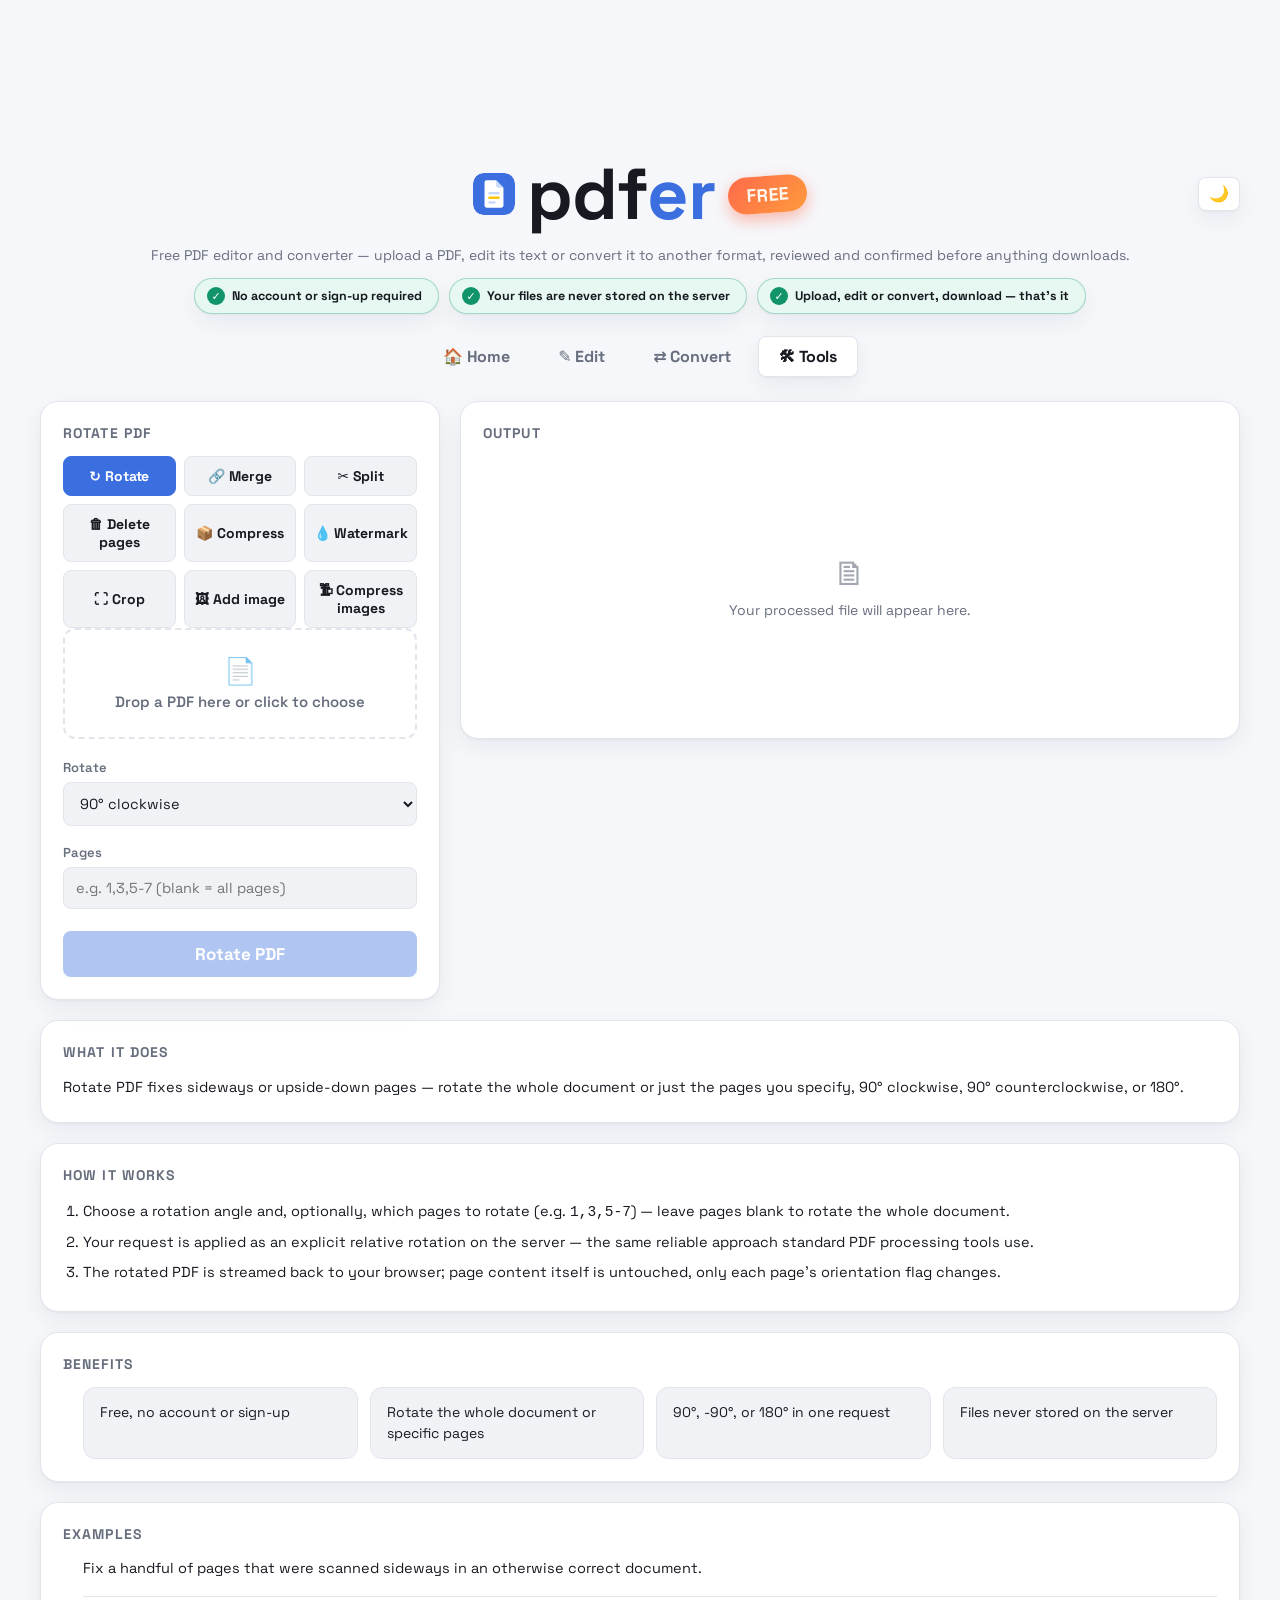
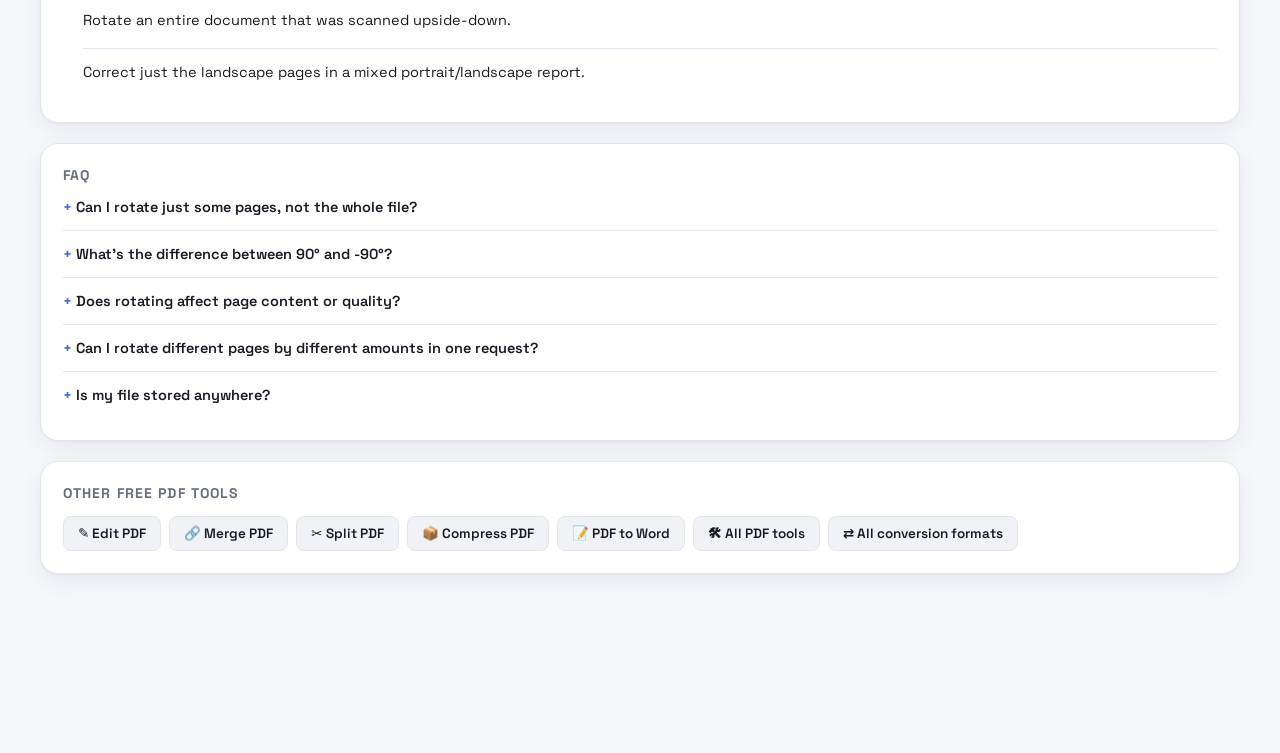
<file: static/rotate-pdf.html>
<!DOCTYPE html>
<html lang="en">
<head>
<meta charset="UTF-8">
<meta name="viewport" content="width=device-width, initial-scale=1.0">
<meta name="google-site-verification" content="ekVOYYr4KzSdzymEifBAL8Djike5fr_iFKqCm2qJEaY" />
<script async src="https://pagead2.googlesyndication.com/pagead/js/adsbygoogle.js?client=ca-pub-1493720963523532"
     crossorigin="anonymous"></script>
<title data-i18n="rotatePage.title">Rotate PDF Online Free — Fix Page Orientation | pdfer</title>
<meta name="description" content="Free online tool to rotate PDF pages 90°, 180°, or 270° — all pages or specific ones. No signup, no watermark, files never stored.">
<link rel="canonical" href="/rotate-pdf">
<meta property="og:type" content="website">
<meta property="og:url" content="/rotate-pdf">
<meta property="og:title" content="Rotate PDF Online Free — pdfer">
<meta property="og:description" content="Free online tool to rotate PDF pages 90°, 180°, or 270° — all pages or specific ones. No signup, no watermark, files never stored.">
<meta property="og:image" content="/logo.svg">
<meta name="twitter:card" content="summary">
<meta name="twitter:title" content="Rotate PDF Online Free — pdfer">
<meta name="twitter:description" content="Free online tool to rotate PDF pages 90°, 180°, or 270° — all pages or specific ones. No signup, no watermark, files never stored.">
<link rel="icon" type="image/svg+xml" href="logo.svg">
<link rel="stylesheet" href="style.css">
</head>
<body data-lock-tool="rotate">
<div class="app">
  <div class="ad-slot">
    <ins class="adsbygoogle"
         style="display:block"
         data-ad-client="ca-pub-1493720963523532"
         data-ad-slot="7150379591"
         data-ad-format="auto"
         data-full-width-responsive="true"></ins>
  </div>

  <div class="topbar">
    <div class="brand"><img src="logo.svg" class="brand-icon" alt=""><h1><span class="pdf">pdf</span><span class="er">er</span><span class="visually-hidden" data-i18n="rotatePage.brandHidden"> — Rotate PDF Online Free</span></h1><span class="badge" data-i18n="common.badgeFree">Free</span></div>
    <button type="button" class="icon-btn theme-toggle" id="themeToggle" aria-label="Toggle color theme" data-i18n-aria-label="common.themeToggle">🌙</button>
  </div>
  <p class="sub" data-i18n="common.tagline">Free PDF editor and converter — upload a PDF, edit its text or convert it to another format, reviewed and confirmed before anything downloads.</p>
  <ul class="privacy-strip">
    <li><span class="privacy-icon">✓</span> <span data-i18n="common.privacyNoAccount">No account or sign-up required</span></li>
    <li><span class="privacy-icon">✓</span> <span data-i18n="common.privacyNotStored">Your files are never stored on the server</span></li>
    <li><span class="privacy-icon">✓</span> <span data-i18n="common.privacyUploadEditDownload">Upload, edit or convert, download — that's it</span></li>
  </ul>

  <nav class="nav">
    <a href="/" data-i18n="nav.home">🏠 Home</a>
    <a href="/edit-pdf" data-i18n="nav.edit">✎ Edit</a>
    <a href="/convert.html" data-i18n="nav.convert">⇄ Convert</a>
    <a href="/tools.html" class="active" data-i18n="nav.tools">🛠 Tools</a>
  </nav>

  <div class="layout">
    <section class="card">
      <h2 class="card-title" data-i18n="rotatePage.cardTitle">Rotate PDF</h2>
      <div class="format-grid" id="toolPicker" hidden>
        <button type="button" class="format-opt active" data-tool="rotate" data-i18n="toolsWidget.toolRotate">↻ Rotate</button>
        <button type="button" class="format-opt" data-tool="merge" data-i18n="toolsWidget.toolMerge">🔗 Merge</button>
        <button type="button" class="format-opt" data-tool="split" data-i18n="toolsWidget.toolSplit">✂ Split</button>
        <button type="button" class="format-opt" data-tool="delete" data-i18n="toolsWidget.toolDelete">🗑 Delete pages</button>
        <button type="button" class="format-opt" data-tool="compress" data-i18n="toolsWidget.toolCompress">📦 Compress</button>
        <button type="button" class="format-opt" data-tool="watermark" data-i18n="toolsWidget.toolWatermark">💧 Watermark</button>
        <button type="button" class="format-opt" data-tool="crop" data-i18n="toolsWidget.toolCrop">⛶ Crop</button>
        <button type="button" class="format-opt" data-tool="addimage" data-i18n="toolsWidget.toolAddImage">🖼 Add image</button>
        <button type="button" class="format-opt" data-tool="compressimages" data-i18n="toolsWidget.toolCompressImages">🗜 Compress images</button>
      </div>

      <div class="drop" id="toolDrop">
        <span class="drop-icon">📄</span>
        <span class="drop-text" data-i18n="common.dropPdf">Drop a PDF here or click to choose</span>
      </div>
      <input type="file" id="toolFile" accept="application/pdf" hidden>

      <div class="drop" id="mergeDrop" hidden>
        <span class="drop-icon">📄</span>
        <span class="drop-text" data-i18n="toolsWidget.dropMulti">Drop 2 or more PDFs here or click to choose</span>
      </div>
      <input type="file" id="mergeFiles" accept="application/pdf" multiple hidden>
      <p class="hint" id="mergeFileList"></p>

      <div id="addImageWrap" hidden>
        <label for="addImageFile" data-i18n="toolsWidget.addImageLabel">Image to add (JPEG or PNG)</label>
        <div class="drop" id="addImageDrop">
          <span class="drop-icon">🖼</span>
          <span class="drop-text" data-i18n="toolsWidget.dropImage">Drop a JPEG or PNG here or click to choose</span>
        </div>
        <input type="file" id="addImageFile" accept="image/jpeg,image/png" hidden>
      </div>

      <div id="rotateOpts">
        <label for="rotateAngle" data-i18n="toolsWidget.rotateLabel">Rotate</label>
        <select id="rotateAngle">
          <option value="90" data-i18n="toolsWidget.rotate90">90° clockwise</option>
          <option value="-90" data-i18n="toolsWidget.rotateMinus90">90° counterclockwise</option>
          <option value="180" data-i18n="toolsWidget.rotate180">180°</option>
        </select>
        <label for="rotatePages" data-i18n="toolsWidget.pagesLabel">Pages</label>
        <input type="text" id="rotatePages" placeholder="e.g. 1,3,5-7 (blank = all pages)" data-i18n-placeholder="toolsWidget.pagesPlaceholder">
      </div>
      <div id="splitOpts" hidden>
        <label for="splitRanges" data-i18n="toolsWidget.rangesLabel">Ranges</label>
        <input type="text" id="splitRanges" placeholder="e.g. 1-3;4-6 (blank = split every page)" data-i18n-placeholder="toolsWidget.rangesPlaceholder">
      </div>
      <div id="deleteOpts" hidden>
        <label for="deletePages" data-i18n="toolsWidget.deletePagesLabel">Pages to delete</label>
        <input type="text" id="deletePages" placeholder="e.g. 2,4-5" data-i18n-placeholder="toolsWidget.deletePagesPlaceholder">
      </div>
      <div id="compressOpts" hidden>
        <label for="compressQuality" data-i18n="toolsWidget.qualityLabel">JPEG quality, 1–100</label>
        <input type="text" id="compressQuality" placeholder="blank = default quality" data-i18n-placeholder="toolsWidget.qualityPlaceholder">
      </div>
      <div id="watermarkOpts" hidden>
        <label for="watermarkText" data-i18n="toolsWidget.watermarkTextLabel">Watermark text</label>
        <input type="text" id="watermarkText" placeholder="e.g. CONFIDENTIAL" data-i18n-placeholder="toolsWidget.watermarkTextPlaceholder">
        <label for="watermarkOpacity" data-i18n="toolsWidget.opacityLabel">Opacity, 0–1</label>
        <input type="text" id="watermarkOpacity" placeholder="0.3">
        <label for="watermarkFontSize" data-i18n="toolsWidget.fontSizeLabel">Font size (pt)</label>
        <input type="text" id="watermarkFontSize" placeholder="48">
        <label for="watermarkPages" data-i18n="toolsWidget.pagesLabel">Pages</label>
        <input type="text" id="watermarkPages" placeholder="e.g. 1,3,5-7 (blank = all pages)" data-i18n-placeholder="toolsWidget.pagesPlaceholder">
      </div>
      <div id="cropOpts" hidden>
        <p class="hint" data-i18n="toolsWidget.cropHint">Trim each side by a percentage of the page's own width/height.</p>
        <label for="cropLeft" data-i18n="toolsWidget.leftPct">Left %</label>
        <input type="text" id="cropLeft" placeholder="0">
        <label for="cropRight" data-i18n="toolsWidget.rightPct">Right %</label>
        <input type="text" id="cropRight" placeholder="0">
        <label for="cropTop" data-i18n="toolsWidget.topPct">Top %</label>
        <input type="text" id="cropTop" placeholder="0">
        <label for="cropBottom" data-i18n="toolsWidget.bottomPct">Bottom %</label>
        <input type="text" id="cropBottom" placeholder="0">
        <label for="cropPages" data-i18n="toolsWidget.pagesLabel">Pages</label>
        <input type="text" id="cropPages" placeholder="e.g. 1,3,5-7 (blank = all pages)" data-i18n-placeholder="toolsWidget.pagesPlaceholder">
      </div>
      <div id="addImageOpts" hidden>
        <label for="addImageWidth" data-i18n="toolsWidget.widthPctLabel">Width, % of page</label>
        <input type="text" id="addImageWidth" placeholder="40">
        <label for="addImagePosition" data-i18n="toolsWidget.positionLabel">Position</label>
        <select id="addImagePosition">
          <option value="center" data-i18n="toolsWidget.posCenter">Center</option>
          <option value="top-left" data-i18n="toolsWidget.posTopLeft">Top left</option>
          <option value="top-right" data-i18n="toolsWidget.posTopRight">Top right</option>
          <option value="bottom-left" data-i18n="toolsWidget.posBottomLeft">Bottom left</option>
          <option value="bottom-right" data-i18n="toolsWidget.posBottomRight">Bottom right</option>
        </select>
        <label for="addImagePages" data-i18n="toolsWidget.pagesLabel">Pages</label>
        <input type="text" id="addImagePages" placeholder="e.g. 1,3,5-7 (blank = page 1 only)" data-i18n-placeholder="toolsWidget.pagesBlankPage1">
      </div>
      <div id="compressImagesOpts" hidden>
        <p class="hint" data-i18n="toolsWidget.compressImagesHint">Downsamples images larger than this, then re-encodes them as JPEG - a resolution-aware complement to "Compress" above, which can re-encode images but not shrink their pixel dimensions.</p>
        <label for="compressImagesMaxDim" data-i18n="toolsWidget.maxDimLabel">Max dimension, px</label>
        <input type="text" id="compressImagesMaxDim" placeholder="1600">
        <label for="compressImagesQuality" data-i18n="toolsWidget.qualityLabel">JPEG quality, 1–100</label>
        <input type="text" id="compressImagesQuality" placeholder="75">
      </div>

      <button id="toolGo" disabled>Rotate PDF</button>
      <div id="toolStatus"></div>
    </section>

    <section class="card">
      <h2 class="card-title" data-i18n="common.outputTitle">Output</h2>
      <div class="empty-preview" id="toolEmptyPreview">
        <span class="icon">🗎</span>
        <span data-i18n="toolsWidget.emptyResult">Your processed file will appear here.</span>
      </div>
      <div id="toolResult" hidden>
        <div class="result-doc">
          <span class="result-doc-icon" id="toolResultIcon">📄</span>
          <div class="result-doc-info">
            <strong id="toolResultName">result.pdf</strong>
            <span id="toolMeta"></span>
          </div>
        </div>
        <a id="toolDl" class="download-link" download="result.pdf" data-i18n="common.downloadGeneric">⬇ Download</a>
      </div>
    </section>
  </div>

  <section class="card landing-section">
    <h2 class="card-title" data-i18n="common.whatItDoes">What it does</h2>
    <p data-i18n="rotatePage.whatItDoes">Rotate PDF fixes sideways or upside-down pages — rotate the whole document or just the pages you specify, 90° clockwise, 90° counterclockwise, or 180°.</p>
  </section>

  <section class="card landing-section">
    <h2 class="card-title" data-i18n="common.howItWorks">How it works</h2>
    <ol>
      <li data-i18n-html="rotatePage.how1">Choose a rotation angle and, optionally, which pages to rotate (e.g. <code>1,3,5-7</code>) — leave pages blank to rotate the whole document.</li>
      <li data-i18n="rotatePage.how2">Your request is applied as an explicit relative rotation on the server — the same reliable approach standard PDF processing tools use.</li>
      <li data-i18n="rotatePage.how3">The rotated PDF is streamed back to your browser; page content itself is untouched, only each page's orientation flag changes.</li>
    </ol>
  </section>

  <section class="card landing-section">
    <h2 class="card-title" data-i18n="common.benefits">Benefits</h2>
    <ul class="benefits-grid">
      <li data-i18n="common.benefitFreeNoAccount">Free, no account or sign-up</li>
      <li data-i18n="rotatePage.benefit2">Rotate the whole document or specific pages</li>
      <li data-i18n="rotatePage.benefit3">90°, -90°, or 180° in one request</li>
      <li data-i18n="common.benefitFilesNotStored">Files never stored on the server</li>
    </ul>
  </section>

  <section class="card landing-section">
    <h2 class="card-title" data-i18n="common.examples">Examples</h2>
    <ul class="examples-list">
      <li data-i18n="rotatePage.example1">Fix a handful of pages that were scanned sideways in an otherwise correct document.</li>
      <li data-i18n="rotatePage.example2">Rotate an entire document that was scanned upside-down.</li>
      <li data-i18n="rotatePage.example3">Correct just the landscape pages in a mixed portrait/landscape report.</li>
    </ul>
  </section>

  <section class="card landing-section faq">
    <h2 class="card-title" data-i18n="common.faq">FAQ</h2>
    <details>
      <summary data-i18n="rotatePage.faq1q">Can I rotate just some pages, not the whole file?</summary>
      <p data-i18n-html="rotatePage.faq1a">Yes — enter a page list like <code>1,3,5-7</code>; leave it blank to rotate every page.</p>
    </details>
    <details>
      <summary data-i18n="rotatePage.faq2q">What's the difference between 90° and -90°?</summary>
      <p data-i18n="rotatePage.faq2a">90° rotates clockwise, -90° rotates counterclockwise — pick whichever direction fixes your page's orientation.</p>
    </details>
    <details>
      <summary data-i18n="rotatePage.faq3q">Does rotating affect page content or quality?</summary>
      <p data-i18n="rotatePage.faq3a">No — only the page's orientation flag changes; the underlying content stream is untouched.</p>
    </details>
    <details>
      <summary data-i18n="rotatePage.faq4q">Can I rotate different pages by different amounts in one request?</summary>
      <p data-i18n="rotatePage.faq4a">Not in a single request — run rotate again with a different angle and page list for a second pass.</p>
    </details>
    <details>
      <summary data-i18n="common.faqStoredQ">Is my file stored anywhere?</summary>
      <p data-i18n="common.faqStoredA">No, files are processed in memory only and never written to persistent storage.</p>
    </details>
  </section>

  <section class="card landing-section other-tools">
    <h2 class="card-title" data-i18n="common.otherToolsHeading">Other free PDF tools</h2>
    <div class="tool-links">
      <a href="/edit-pdf" data-i18n="toolLink.edit">✎ Edit PDF</a>
      <a href="/merge-pdf" data-i18n="toolLink.merge">🔗 Merge PDF</a>
      <a href="/split-pdf" data-i18n="toolLink.split">✂ Split PDF</a>
      <a href="/compress-pdf" data-i18n="toolLink.compress">📦 Compress PDF</a>
      <a href="/pdf-to-word" data-i18n="toolLink.pdfToWord">📝 PDF to Word</a>
      <a href="/tools.html" data-i18n="toolLink.allTools">🛠 All PDF tools</a>
      <a href="/convert.html" data-i18n="toolLink.allConversions">⇄ All conversion formats</a>
    </div>
  </section>

  <div class="ad-slot">
    <ins class="adsbygoogle"
         style="display:block"
         data-ad-client="ca-pub-1493720963523532"
         data-ad-slot="7150379588"
         data-ad-format="auto"
         data-full-width-responsive="true"></ins>
  </div>
</div>

<script src="theme.js"></script>
<script src="i18n.js"></script>
<script src="analytics.js"></script>
<script src="ads.js"></script>
<script src="tools.js"></script>
</body>
</html>
</file>
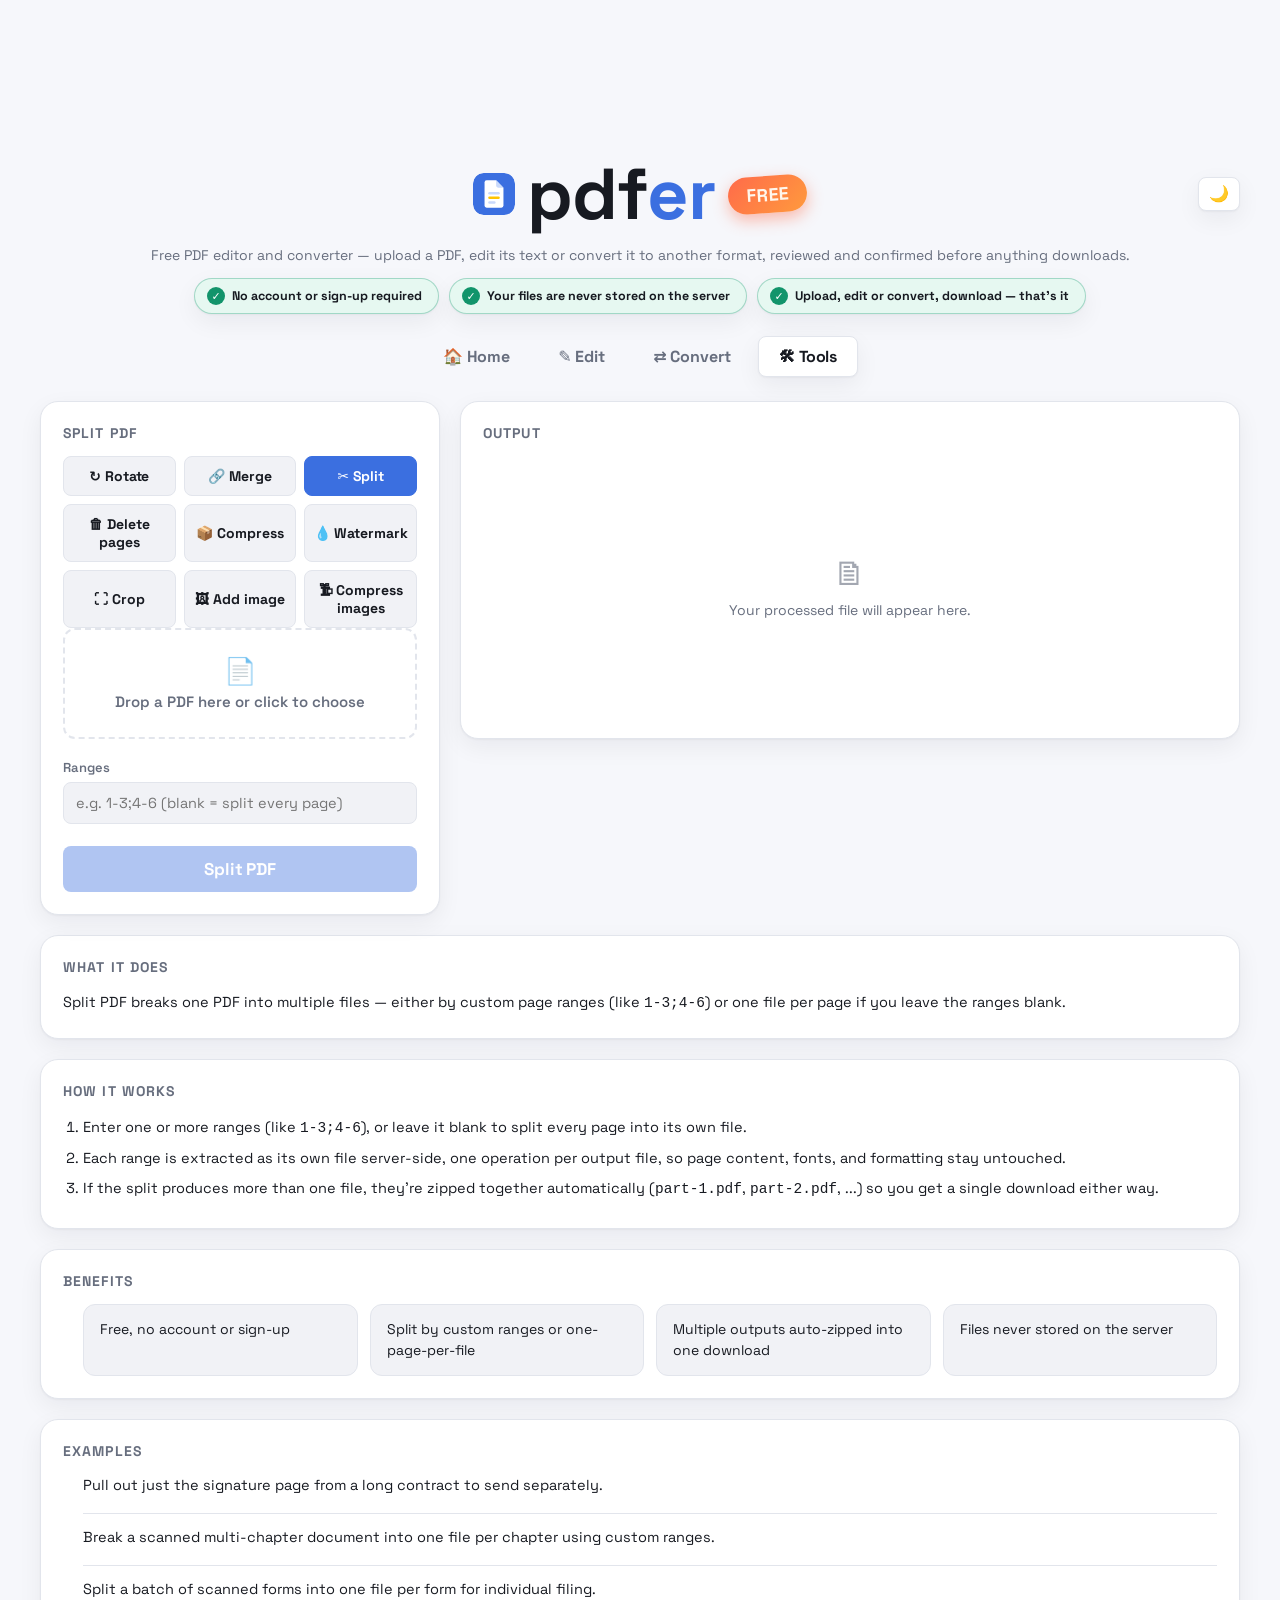
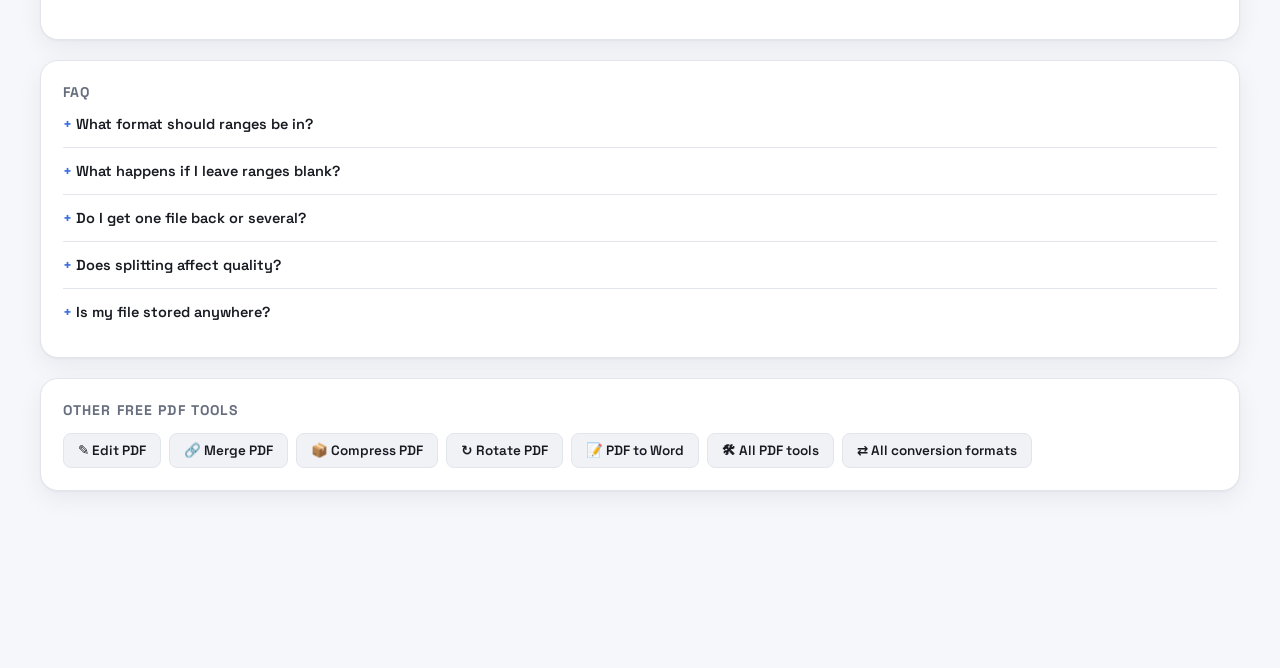
<file: static/split-pdf.html>
<!DOCTYPE html>
<html lang="en">
<head>
<meta charset="UTF-8">
<meta name="viewport" content="width=device-width, initial-scale=1.0">
<meta name="google-site-verification" content="ekVOYYr4KzSdzymEifBAL8Djike5fr_iFKqCm2qJEaY" />
<script async src="https://pagead2.googlesyndication.com/pagead/js/adsbygoogle.js?client=ca-pub-1493720963523532"
     crossorigin="anonymous"></script>
<title data-i18n="splitPage.title">Split PDF Online Free — Extract Pages | pdfer</title>
<meta name="description" content="Free online tool to split a PDF into separate files by page range, or one file per page. No signup, no watermark, files never stored.">
<link rel="canonical" href="/split-pdf">
<meta property="og:type" content="website">
<meta property="og:url" content="/split-pdf">
<meta property="og:title" content="Split PDF Online Free — pdfer">
<meta property="og:description" content="Free online tool to split a PDF into separate files by page range, or one file per page. No signup, no watermark, files never stored.">
<meta property="og:image" content="/logo.svg">
<meta name="twitter:card" content="summary">
<meta name="twitter:title" content="Split PDF Online Free — pdfer">
<meta name="twitter:description" content="Free online tool to split a PDF into separate files by page range, or one file per page. No signup, no watermark, files never stored.">
<link rel="icon" type="image/svg+xml" href="logo.svg">
<link rel="stylesheet" href="style.css">
</head>
<body data-lock-tool="split">
<div class="app">
  <div class="ad-slot">
    <ins class="adsbygoogle"
         style="display:block"
         data-ad-client="ca-pub-1493720963523532"
         data-ad-slot="7150379591"
         data-ad-format="auto"
         data-full-width-responsive="true"></ins>
  </div>

  <div class="topbar">
    <div class="brand"><img src="logo.svg" class="brand-icon" alt=""><h1><span class="pdf">pdf</span><span class="er">er</span><span class="visually-hidden" data-i18n="splitPage.brandHidden"> — Split PDF Online Free</span></h1><span class="badge" data-i18n="common.badgeFree">Free</span></div>
    <button type="button" class="icon-btn theme-toggle" id="themeToggle" aria-label="Toggle color theme" data-i18n-aria-label="common.themeToggle">🌙</button>
  </div>
  <p class="sub" data-i18n="common.tagline">Free PDF editor and converter — upload a PDF, edit its text or convert it to another format, reviewed and confirmed before anything downloads.</p>
  <ul class="privacy-strip">
    <li><span class="privacy-icon">✓</span> <span data-i18n="common.privacyNoAccount">No account or sign-up required</span></li>
    <li><span class="privacy-icon">✓</span> <span data-i18n="common.privacyNotStored">Your files are never stored on the server</span></li>
    <li><span class="privacy-icon">✓</span> <span data-i18n="common.privacyUploadEditDownload">Upload, edit or convert, download — that's it</span></li>
  </ul>

  <nav class="nav">
    <a href="/" data-i18n="nav.home">🏠 Home</a>
    <a href="/edit-pdf" data-i18n="nav.edit">✎ Edit</a>
    <a href="/convert.html" data-i18n="nav.convert">⇄ Convert</a>
    <a href="/tools.html" class="active" data-i18n="nav.tools">🛠 Tools</a>
  </nav>

  <div class="layout">
    <section class="card">
      <h2 class="card-title" data-i18n="splitPage.cardTitle">Split PDF</h2>
      <div class="format-grid" id="toolPicker" hidden>
        <button type="button" class="format-opt active" data-tool="rotate" data-i18n="toolsWidget.toolRotate">↻ Rotate</button>
        <button type="button" class="format-opt" data-tool="merge" data-i18n="toolsWidget.toolMerge">🔗 Merge</button>
        <button type="button" class="format-opt" data-tool="split" data-i18n="toolsWidget.toolSplit">✂ Split</button>
        <button type="button" class="format-opt" data-tool="delete" data-i18n="toolsWidget.toolDelete">🗑 Delete pages</button>
        <button type="button" class="format-opt" data-tool="compress" data-i18n="toolsWidget.toolCompress">📦 Compress</button>
        <button type="button" class="format-opt" data-tool="watermark" data-i18n="toolsWidget.toolWatermark">💧 Watermark</button>
        <button type="button" class="format-opt" data-tool="crop" data-i18n="toolsWidget.toolCrop">⛶ Crop</button>
        <button type="button" class="format-opt" data-tool="addimage" data-i18n="toolsWidget.toolAddImage">🖼 Add image</button>
        <button type="button" class="format-opt" data-tool="compressimages" data-i18n="toolsWidget.toolCompressImages">🗜 Compress images</button>
      </div>

      <div class="drop" id="toolDrop">
        <span class="drop-icon">📄</span>
        <span class="drop-text" data-i18n="common.dropPdf">Drop a PDF here or click to choose</span>
      </div>
      <input type="file" id="toolFile" accept="application/pdf" hidden>

      <div class="drop" id="mergeDrop" hidden>
        <span class="drop-icon">📄</span>
        <span class="drop-text" data-i18n="toolsWidget.dropMulti">Drop 2 or more PDFs here or click to choose</span>
      </div>
      <input type="file" id="mergeFiles" accept="application/pdf" multiple hidden>
      <p class="hint" id="mergeFileList"></p>

      <div id="addImageWrap" hidden>
        <label for="addImageFile" data-i18n="toolsWidget.addImageLabel">Image to add (JPEG or PNG)</label>
        <div class="drop" id="addImageDrop">
          <span class="drop-icon">🖼</span>
          <span class="drop-text" data-i18n="toolsWidget.dropImage">Drop a JPEG or PNG here or click to choose</span>
        </div>
        <input type="file" id="addImageFile" accept="image/jpeg,image/png" hidden>
      </div>

      <div id="rotateOpts" hidden>
        <label for="rotateAngle" data-i18n="toolsWidget.rotateLabel">Rotate</label>
        <select id="rotateAngle">
          <option value="90" data-i18n="toolsWidget.rotate90">90° clockwise</option>
          <option value="-90" data-i18n="toolsWidget.rotateMinus90">90° counterclockwise</option>
          <option value="180" data-i18n="toolsWidget.rotate180">180°</option>
        </select>
        <label for="rotatePages" data-i18n="toolsWidget.pagesLabel">Pages</label>
        <input type="text" id="rotatePages" placeholder="e.g. 1,3,5-7 (blank = all pages)" data-i18n-placeholder="toolsWidget.pagesPlaceholder">
      </div>
      <div id="splitOpts">
        <label for="splitRanges" data-i18n="toolsWidget.rangesLabel">Ranges</label>
        <input type="text" id="splitRanges" placeholder="e.g. 1-3;4-6 (blank = split every page)" data-i18n-placeholder="toolsWidget.rangesPlaceholder">
      </div>
      <div id="deleteOpts" hidden>
        <label for="deletePages" data-i18n="toolsWidget.deletePagesLabel">Pages to delete</label>
        <input type="text" id="deletePages" placeholder="e.g. 2,4-5" data-i18n-placeholder="toolsWidget.deletePagesPlaceholder">
      </div>
      <div id="compressOpts" hidden>
        <label for="compressQuality" data-i18n="toolsWidget.qualityLabel">JPEG quality, 1–100</label>
        <input type="text" id="compressQuality" placeholder="blank = default quality" data-i18n-placeholder="toolsWidget.qualityPlaceholder">
      </div>
      <div id="watermarkOpts" hidden>
        <label for="watermarkText" data-i18n="toolsWidget.watermarkTextLabel">Watermark text</label>
        <input type="text" id="watermarkText" placeholder="e.g. CONFIDENTIAL" data-i18n-placeholder="toolsWidget.watermarkTextPlaceholder">
        <label for="watermarkOpacity" data-i18n="toolsWidget.opacityLabel">Opacity, 0–1</label>
        <input type="text" id="watermarkOpacity" placeholder="0.3">
        <label for="watermarkFontSize" data-i18n="toolsWidget.fontSizeLabel">Font size (pt)</label>
        <input type="text" id="watermarkFontSize" placeholder="48">
        <label for="watermarkPages" data-i18n="toolsWidget.pagesLabel">Pages</label>
        <input type="text" id="watermarkPages" placeholder="e.g. 1,3,5-7 (blank = all pages)" data-i18n-placeholder="toolsWidget.pagesPlaceholder">
      </div>
      <div id="cropOpts" hidden>
        <p class="hint" data-i18n="toolsWidget.cropHint">Trim each side by a percentage of the page's own width/height.</p>
        <label for="cropLeft" data-i18n="toolsWidget.leftPct">Left %</label>
        <input type="text" id="cropLeft" placeholder="0">
        <label for="cropRight" data-i18n="toolsWidget.rightPct">Right %</label>
        <input type="text" id="cropRight" placeholder="0">
        <label for="cropTop" data-i18n="toolsWidget.topPct">Top %</label>
        <input type="text" id="cropTop" placeholder="0">
        <label for="cropBottom" data-i18n="toolsWidget.bottomPct">Bottom %</label>
        <input type="text" id="cropBottom" placeholder="0">
        <label for="cropPages" data-i18n="toolsWidget.pagesLabel">Pages</label>
        <input type="text" id="cropPages" placeholder="e.g. 1,3,5-7 (blank = all pages)" data-i18n-placeholder="toolsWidget.pagesPlaceholder">
      </div>
      <div id="addImageOpts" hidden>
        <label for="addImageWidth" data-i18n="toolsWidget.widthPctLabel">Width, % of page</label>
        <input type="text" id="addImageWidth" placeholder="40">
        <label for="addImagePosition" data-i18n="toolsWidget.positionLabel">Position</label>
        <select id="addImagePosition">
          <option value="center" data-i18n="toolsWidget.posCenter">Center</option>
          <option value="top-left" data-i18n="toolsWidget.posTopLeft">Top left</option>
          <option value="top-right" data-i18n="toolsWidget.posTopRight">Top right</option>
          <option value="bottom-left" data-i18n="toolsWidget.posBottomLeft">Bottom left</option>
          <option value="bottom-right" data-i18n="toolsWidget.posBottomRight">Bottom right</option>
        </select>
        <label for="addImagePages" data-i18n="toolsWidget.pagesLabel">Pages</label>
        <input type="text" id="addImagePages" placeholder="e.g. 1,3,5-7 (blank = page 1 only)" data-i18n-placeholder="toolsWidget.pagesBlankPage1">
      </div>
      <div id="compressImagesOpts" hidden>
        <p class="hint" data-i18n="toolsWidget.compressImagesHint">Downsamples images larger than this, then re-encodes them as JPEG - a resolution-aware complement to "Compress" above, which can re-encode images but not shrink their pixel dimensions.</p>
        <label for="compressImagesMaxDim" data-i18n="toolsWidget.maxDimLabel">Max dimension, px</label>
        <input type="text" id="compressImagesMaxDim" placeholder="1600">
        <label for="compressImagesQuality" data-i18n="toolsWidget.qualityLabel">JPEG quality, 1–100</label>
        <input type="text" id="compressImagesQuality" placeholder="75">
      </div>

      <button id="toolGo" disabled>Split PDF</button>
      <div id="toolStatus"></div>
    </section>

    <section class="card">
      <h2 class="card-title" data-i18n="common.outputTitle">Output</h2>
      <div class="empty-preview" id="toolEmptyPreview">
        <span class="icon">🗎</span>
        <span data-i18n="toolsWidget.emptyResult">Your processed file will appear here.</span>
      </div>
      <div id="toolResult" hidden>
        <div class="result-doc">
          <span class="result-doc-icon" id="toolResultIcon">📄</span>
          <div class="result-doc-info">
            <strong id="toolResultName">result.pdf</strong>
            <span id="toolMeta"></span>
          </div>
        </div>
        <a id="toolDl" class="download-link" download="result.pdf" data-i18n="common.downloadGeneric">⬇ Download</a>
      </div>
    </section>
  </div>

  <section class="card landing-section">
    <h2 class="card-title" data-i18n="common.whatItDoes">What it does</h2>
    <p data-i18n-html="splitPage.whatItDoes">Split PDF breaks one PDF into multiple files — either by custom page ranges (like <code>1-3;4-6</code>) or one file per page if you leave the ranges blank.</p>
  </section>

  <section class="card landing-section">
    <h2 class="card-title" data-i18n="common.howItWorks">How it works</h2>
    <ol>
      <li data-i18n-html="splitPage.how1">Enter one or more ranges (like <code>1-3;4-6</code>), or leave it blank to split every page into its own file.</li>
      <li data-i18n="splitPage.how2">Each range is extracted as its own file server-side, one operation per output file, so page content, fonts, and formatting stay untouched.</li>
      <li data-i18n-html="splitPage.how3">If the split produces more than one file, they're zipped together automatically (<code>part-1.pdf</code>, <code>part-2.pdf</code>, ...) so you get a single download either way.</li>
    </ol>
  </section>

  <section class="card landing-section">
    <h2 class="card-title" data-i18n="common.benefits">Benefits</h2>
    <ul class="benefits-grid">
      <li data-i18n="common.benefitFreeNoAccount">Free, no account or sign-up</li>
      <li data-i18n="splitPage.benefit2">Split by custom ranges or one-page-per-file</li>
      <li data-i18n="splitPage.benefit3">Multiple outputs auto-zipped into one download</li>
      <li data-i18n="common.benefitFilesNotStored">Files never stored on the server</li>
    </ul>
  </section>

  <section class="card landing-section">
    <h2 class="card-title" data-i18n="common.examples">Examples</h2>
    <ul class="examples-list">
      <li data-i18n="splitPage.example1">Pull out just the signature page from a long contract to send separately.</li>
      <li data-i18n="splitPage.example2">Break a scanned multi-chapter document into one file per chapter using custom ranges.</li>
      <li data-i18n="splitPage.example3">Split a batch of scanned forms into one file per form for individual filing.</li>
    </ul>
  </section>

  <section class="card landing-section faq">
    <h2 class="card-title" data-i18n="common.faq">FAQ</h2>
    <details>
      <summary data-i18n="splitPage.faq1q">What format should ranges be in?</summary>
      <p data-i18n-html="splitPage.faq1a">Comma or semicolon separated, e.g. <code>1-3;4-6</code>, using 1-based page numbers.</p>
    </details>
    <details>
      <summary data-i18n="splitPage.faq2q">What happens if I leave ranges blank?</summary>
      <p data-i18n="splitPage.faq2a">Every page becomes its own separate PDF file.</p>
    </details>
    <details>
      <summary data-i18n="splitPage.faq3q">Do I get one file back or several?</summary>
      <p data-i18n="splitPage.faq3a">If splitting produces more than one file, they're zipped together automatically; a single range downloads as one PDF.</p>
    </details>
    <details>
      <summary data-i18n="splitPage.faq4q">Does splitting affect quality?</summary>
      <p data-i18n="splitPage.faq4a">No — each output page is extracted as-is, nothing is re-encoded.</p>
    </details>
    <details>
      <summary data-i18n="common.faqStoredQ">Is my file stored anywhere?</summary>
      <p data-i18n="common.faqStoredA">No, files are processed in memory only and never written to persistent storage.</p>
    </details>
  </section>

  <section class="card landing-section other-tools">
    <h2 class="card-title" data-i18n="common.otherToolsHeading">Other free PDF tools</h2>
    <div class="tool-links">
      <a href="/edit-pdf" data-i18n="toolLink.edit">✎ Edit PDF</a>
      <a href="/merge-pdf" data-i18n="toolLink.merge">🔗 Merge PDF</a>
      <a href="/compress-pdf" data-i18n="toolLink.compress">📦 Compress PDF</a>
      <a href="/rotate-pdf" data-i18n="toolLink.rotate">↻ Rotate PDF</a>
      <a href="/pdf-to-word" data-i18n="toolLink.pdfToWord">📝 PDF to Word</a>
      <a href="/tools.html" data-i18n="toolLink.allTools">🛠 All PDF tools</a>
      <a href="/convert.html" data-i18n="toolLink.allConversions">⇄ All conversion formats</a>
    </div>
  </section>

  <div class="ad-slot">
    <ins class="adsbygoogle"
         style="display:block"
         data-ad-client="ca-pub-1493720963523532"
         data-ad-slot="7150379588"
         data-ad-format="auto"
         data-full-width-responsive="true"></ins>
  </div>
</div>

<script src="theme.js"></script>
<script src="i18n.js"></script>
<script src="analytics.js"></script>
<script src="ads.js"></script>
<script src="tools.js"></script>
</body>
</html>
</file>
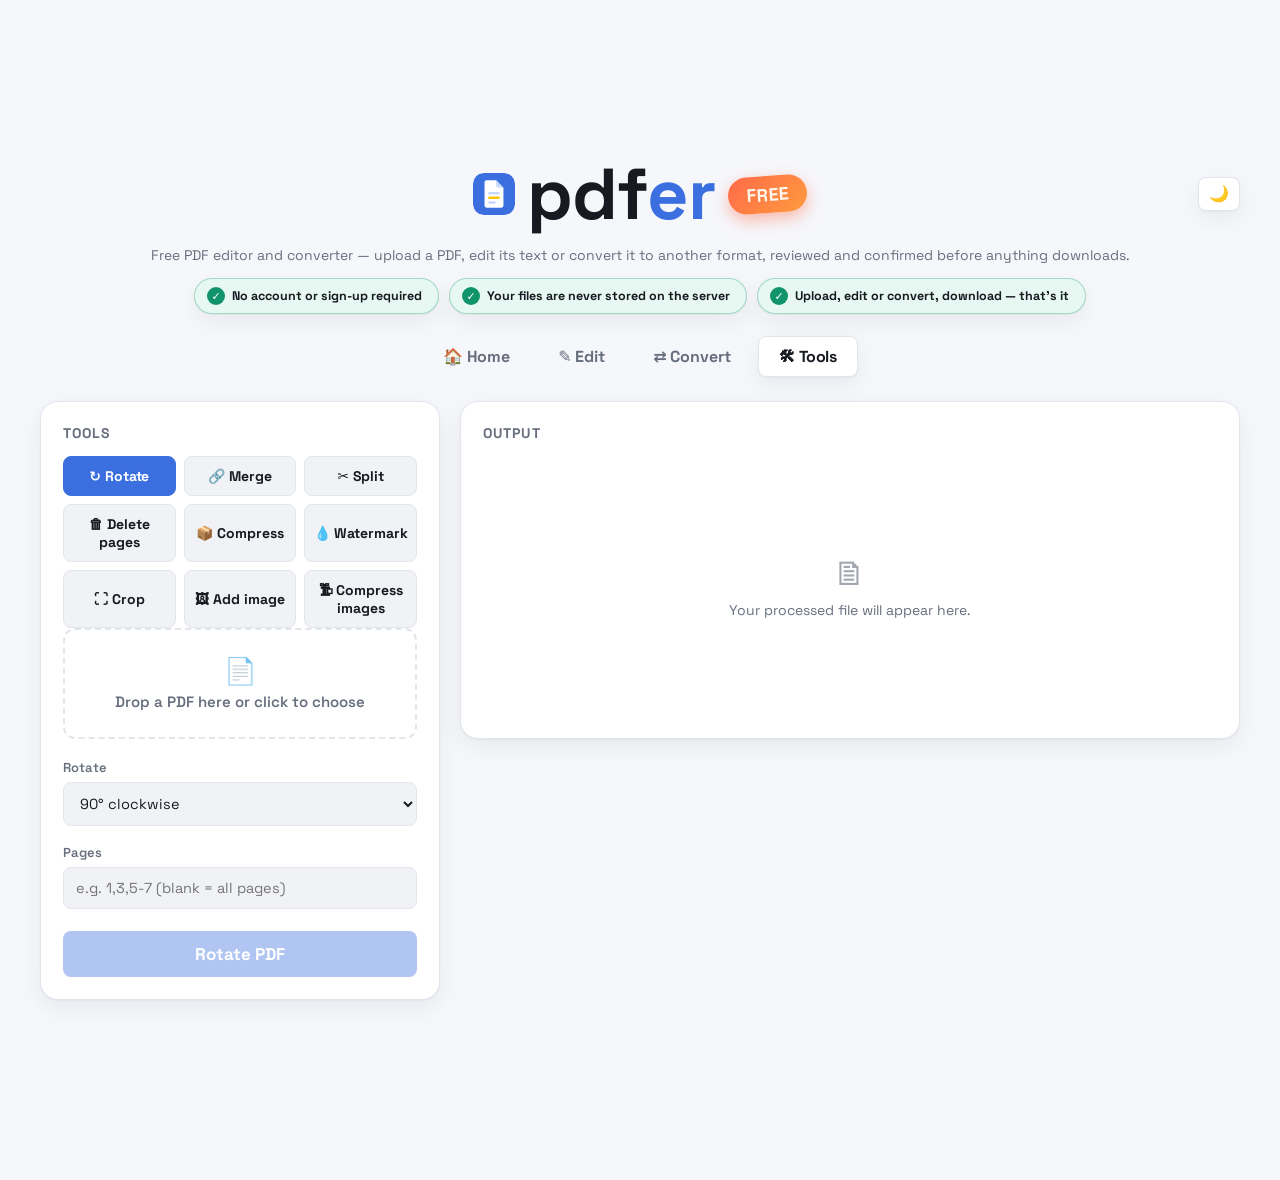
<file: static/tools.html>
<!DOCTYPE html>
<html lang="en">
<head>
<meta charset="UTF-8">
<meta name="viewport" content="width=device-width, initial-scale=1.0">
<meta name="google-site-verification" content="ekVOYYr4KzSdzymEifBAL8Djike5fr_iFKqCm2qJEaY" />
<script async src="https://pagead2.googlesyndication.com/pagead/js/adsbygoogle.js?client=ca-pub-1493720963523532"
     crossorigin="anonymous"></script>
<title data-i18n="toolsPage.title">pdfer — Free PDF Tools</title>
<meta name="description" content="Free online PDF tools: rotate, merge, split, delete pages, compress, watermark, crop, add image, and compress images — all in your browser, no signup.">
<link rel="canonical" href="/tools.html">
<meta property="og:type" content="website">
<meta property="og:title" content="pdfer — Free PDF Tools">
<meta property="og:description" content="Free online PDF tools: rotate, merge, split, delete pages, compress, watermark, crop, add image, and compress images — all in your browser, no signup.">
<meta property="og:image" content="/logo.svg">
<meta name="twitter:card" content="summary">
<meta name="twitter:title" content="pdfer — Free PDF Tools">
<meta name="twitter:description" content="Free online PDF tools: rotate, merge, split, delete pages, compress, watermark, crop, add image, and compress images — all in your browser, no signup.">
<link rel="icon" type="image/svg+xml" href="logo.svg">
<link rel="stylesheet" href="style.css">
<!-- Tools-only markup below; shared chrome and the format-grid/result-doc
     components (also used by convert.html) live in style.css. Like
     convert.html, this page never loads PDF.js - none of these tools
     render an interactive preview of the upload. -->
</head>
<body>
<div class="app">
  <div class="ad-slot">
    <ins class="adsbygoogle"
         style="display:block"
         data-ad-client="ca-pub-1493720963523532"
         data-ad-slot="7150379591"
         data-ad-format="auto"
         data-full-width-responsive="true"></ins>
  </div>

  <div class="topbar">
    <div class="brand"><img src="logo.svg" class="brand-icon" alt=""><h1><span class="pdf">pdf</span><span class="er">er</span><span class="visually-hidden" data-i18n="toolsPage.brandHidden"> — Free PDF Tools</span></h1><span class="badge" data-i18n="common.badgeFree">Free</span></div>
    <button type="button" class="icon-btn theme-toggle" id="themeToggle" aria-label="Toggle color theme" data-i18n-aria-label="common.themeToggle">🌙</button>
  </div>
  <p class="sub" data-i18n="common.tagline">Free PDF editor and converter — upload a PDF, edit its text or convert it to another format, reviewed and confirmed before anything downloads.</p>
  <ul class="privacy-strip">
    <li><span class="privacy-icon">✓</span> <span data-i18n="common.privacyNoAccount">No account or sign-up required</span></li>
    <li><span class="privacy-icon">✓</span> <span data-i18n="common.privacyNotStored">Your files are never stored on the server</span></li>
    <li><span class="privacy-icon">✓</span> <span data-i18n="common.privacyUploadEditDownload">Upload, edit or convert, download — that's it</span></li>
  </ul>

  <nav class="nav">
    <a href="/" data-i18n="nav.home">🏠 Home</a>
    <a href="/edit-pdf" data-i18n="nav.edit">✎ Edit</a>
    <a href="/convert.html" data-i18n="nav.convert">⇄ Convert</a>
    <a href="/tools.html" class="active" data-i18n="nav.tools">🛠 Tools</a>
  </nav>

  <div class="layout">
    <section class="card">
      <h2 class="card-title" data-i18n="toolsWidget.cardTitle">Tools</h2>
      <div class="format-grid" id="toolPicker">
        <button type="button" class="format-opt active" data-tool="rotate" data-i18n="toolsWidget.toolRotate">↻ Rotate</button>
        <button type="button" class="format-opt" data-tool="merge" data-i18n="toolsWidget.toolMerge">🔗 Merge</button>
        <button type="button" class="format-opt" data-tool="split" data-i18n="toolsWidget.toolSplit">✂ Split</button>
        <button type="button" class="format-opt" data-tool="delete" data-i18n="toolsWidget.toolDelete">🗑 Delete pages</button>
        <button type="button" class="format-opt" data-tool="compress" data-i18n="toolsWidget.toolCompress">📦 Compress</button>
        <button type="button" class="format-opt" data-tool="watermark" data-i18n="toolsWidget.toolWatermark">💧 Watermark</button>
        <button type="button" class="format-opt" data-tool="crop" data-i18n="toolsWidget.toolCrop">⛶ Crop</button>
        <button type="button" class="format-opt" data-tool="addimage" data-i18n="toolsWidget.toolAddImage">🖼 Add image</button>
        <button type="button" class="format-opt" data-tool="compressimages" data-i18n="toolsWidget.toolCompressImages">🗜 Compress images</button>
      </div>

      <div class="drop" id="toolDrop">
        <span class="drop-icon">📄</span>
        <span class="drop-text" data-i18n="common.dropPdf">Drop a PDF here or click to choose</span>
      </div>
      <input type="file" id="toolFile" accept="application/pdf" hidden>

      <div class="drop" id="mergeDrop" hidden>
        <span class="drop-icon">📄</span>
        <span class="drop-text" data-i18n="toolsWidget.dropMulti">Drop 2 or more PDFs here or click to choose</span>
      </div>
      <input type="file" id="mergeFiles" accept="application/pdf" multiple hidden>
      <p class="hint" id="mergeFileList"></p>

      <div id="addImageWrap" hidden>
        <label for="addImageFile" data-i18n="toolsWidget.addImageLabel">Image to add (JPEG or PNG)</label>
        <div class="drop" id="addImageDrop">
          <span class="drop-icon">🖼</span>
          <span class="drop-text" data-i18n="toolsWidget.dropImage">Drop a JPEG or PNG here or click to choose</span>
        </div>
        <input type="file" id="addImageFile" accept="image/jpeg,image/png" hidden>
      </div>

      <div id="rotateOpts">
        <label for="rotateAngle" data-i18n="toolsWidget.rotateLabel">Rotate</label>
        <select id="rotateAngle">
          <option value="90" data-i18n="toolsWidget.rotate90">90° clockwise</option>
          <option value="-90" data-i18n="toolsWidget.rotateMinus90">90° counterclockwise</option>
          <option value="180" data-i18n="toolsWidget.rotate180">180°</option>
        </select>
        <label for="rotatePages" data-i18n="toolsWidget.pagesLabel">Pages</label>
        <input type="text" id="rotatePages" placeholder="e.g. 1,3,5-7 (blank = all pages)" data-i18n-placeholder="toolsWidget.pagesPlaceholder">
      </div>
      <div id="splitOpts" hidden>
        <label for="splitRanges" data-i18n="toolsWidget.rangesLabel">Ranges</label>
        <input type="text" id="splitRanges" placeholder="e.g. 1-3;4-6 (blank = split every page)" data-i18n-placeholder="toolsWidget.rangesPlaceholder">
      </div>
      <div id="deleteOpts" hidden>
        <label for="deletePages" data-i18n="toolsWidget.deletePagesLabel">Pages to delete</label>
        <input type="text" id="deletePages" placeholder="e.g. 2,4-5" data-i18n-placeholder="toolsWidget.deletePagesPlaceholder">
      </div>
      <div id="compressOpts" hidden>
        <label for="compressQuality" data-i18n="toolsWidget.qualityLabel">JPEG quality, 1–100</label>
        <input type="text" id="compressQuality" placeholder="blank = default quality" data-i18n-placeholder="toolsWidget.qualityPlaceholder">
      </div>
      <div id="watermarkOpts" hidden>
        <label for="watermarkText" data-i18n="toolsWidget.watermarkTextLabel">Watermark text</label>
        <input type="text" id="watermarkText" placeholder="e.g. CONFIDENTIAL" data-i18n-placeholder="toolsWidget.watermarkTextPlaceholder">
        <label for="watermarkOpacity" data-i18n="toolsWidget.opacityLabel">Opacity, 0–1</label>
        <input type="text" id="watermarkOpacity" placeholder="0.3">
        <label for="watermarkFontSize" data-i18n="toolsWidget.fontSizeLabel">Font size (pt)</label>
        <input type="text" id="watermarkFontSize" placeholder="48">
        <label for="watermarkPages" data-i18n="toolsWidget.pagesLabel">Pages</label>
        <input type="text" id="watermarkPages" placeholder="e.g. 1,3,5-7 (blank = all pages)" data-i18n-placeholder="toolsWidget.pagesPlaceholder">
      </div>
      <div id="cropOpts" hidden>
        <p class="hint" data-i18n="toolsWidget.cropHint">Trim each side by a percentage of the page's own width/height.</p>
        <label for="cropLeft" data-i18n="toolsWidget.leftPct">Left %</label>
        <input type="text" id="cropLeft" placeholder="0">
        <label for="cropRight" data-i18n="toolsWidget.rightPct">Right %</label>
        <input type="text" id="cropRight" placeholder="0">
        <label for="cropTop" data-i18n="toolsWidget.topPct">Top %</label>
        <input type="text" id="cropTop" placeholder="0">
        <label for="cropBottom" data-i18n="toolsWidget.bottomPct">Bottom %</label>
        <input type="text" id="cropBottom" placeholder="0">
        <label for="cropPages" data-i18n="toolsWidget.pagesLabel">Pages</label>
        <input type="text" id="cropPages" placeholder="e.g. 1,3,5-7 (blank = all pages)" data-i18n-placeholder="toolsWidget.pagesPlaceholder">
      </div>
      <div id="addImageOpts" hidden>
        <label for="addImageWidth" data-i18n="toolsWidget.widthPctLabel">Width, % of page</label>
        <input type="text" id="addImageWidth" placeholder="40">
        <label for="addImagePosition" data-i18n="toolsWidget.positionLabel">Position</label>
        <select id="addImagePosition">
          <option value="center" data-i18n="toolsWidget.posCenter">Center</option>
          <option value="top-left" data-i18n="toolsWidget.posTopLeft">Top left</option>
          <option value="top-right" data-i18n="toolsWidget.posTopRight">Top right</option>
          <option value="bottom-left" data-i18n="toolsWidget.posBottomLeft">Bottom left</option>
          <option value="bottom-right" data-i18n="toolsWidget.posBottomRight">Bottom right</option>
        </select>
        <label for="addImagePages" data-i18n="toolsWidget.pagesLabel">Pages</label>
        <input type="text" id="addImagePages" placeholder="e.g. 1,3,5-7 (blank = page 1 only)" data-i18n-placeholder="toolsWidget.pagesBlankPage1">
      </div>
      <div id="compressImagesOpts" hidden>
        <p class="hint" data-i18n="toolsWidget.compressImagesHint">Downsamples images larger than this, then re-encodes them as JPEG - a resolution-aware complement to "Compress" above, which can re-encode images but not shrink their pixel dimensions.</p>
        <label for="compressImagesMaxDim" data-i18n="toolsWidget.maxDimLabel">Max dimension, px</label>
        <input type="text" id="compressImagesMaxDim" placeholder="1600">
        <label for="compressImagesQuality" data-i18n="toolsWidget.qualityLabel">JPEG quality, 1–100</label>
        <input type="text" id="compressImagesQuality" placeholder="75">
      </div>

      <button id="toolGo" disabled>Rotate PDF</button>
      <div id="toolStatus"></div>
    </section>

    <section class="card">
      <h2 class="card-title" data-i18n="common.outputTitle">Output</h2>
      <div class="empty-preview" id="toolEmptyPreview">
        <span class="icon">🗎</span>
        <span data-i18n="toolsWidget.emptyResult">Your processed file will appear here.</span>
      </div>
      <div id="toolResult" hidden>
        <div class="result-doc">
          <span class="result-doc-icon" id="toolResultIcon">📄</span>
          <div class="result-doc-info">
            <strong id="toolResultName">result.pdf</strong>
            <span id="toolMeta"></span>
          </div>
        </div>
        <a id="toolDl" class="download-link" download="result.pdf" data-i18n="common.downloadGeneric">⬇ Download</a>
      </div>
    </section>
  </div>

  <div class="ad-slot">
    <ins class="adsbygoogle"
         style="display:block"
         data-ad-client="ca-pub-1493720963523532"
         data-ad-slot="7150379588"
         data-ad-format="auto"
         data-full-width-responsive="true"></ins>
  </div>
</div>

<script src="theme.js"></script>
<script src="i18n.js"></script>
<script src="analytics.js"></script>
<script src="ads.js"></script>
<script src="tools.js"></script>
</body>
</html>
</file>
<file: static/style.css>
/* Shared design system for all three pdfer pages (index.html = editor,
   convert.html = converter, tools.html = PDF Tools) - anything specific
   to only one of them (the PDF.js viewer/textLayer, the confirm-row)
   lives in that page's own <style> block instead; format-grid/result-doc
   are shared by convert.html and tools.html and live here. */

/* Light theme is the default; dark applies automatically via the OS
   preference, and either can be pinned explicitly via data-theme (set by
   the toggle button in theme.js) which always wins over the media query. */
:root {
  --bg: #f6f7fb; --panel: #ffffff; --panel-2: #f1f2f6; --border: #e2e5ec;
  --text: #171a21; --muted: #676e7e; --accent: #3b6fe0; --accent-ink: #ffffff;
  --ok: #12946b; --ok-bg: #e6f8f1; --err: #d64545; --err-bg: #fdeaea;
  --shadow: 0 1px 2px rgba(20,24,38,.04), 0 8px 24px rgba(20,24,38,.06);
  --radius-sm: 8px; --radius-md: 12px; --radius-lg: 18px;
  --font-display: 'Space Grotesk', ui-sans-serif, system-ui, "Segoe UI", Roboto, sans-serif;
}
@media (prefers-color-scheme: dark) {
  :root {
    --bg: #0b0d13; --panel: #151822; --panel-2: #1b1f2b; --border: #272c39;
    --text: #e9ebf3; --muted: #8b93a7; --accent: #6790ff; --accent-ink: #06101f;
    --ok: #35d29b; --ok-bg: rgba(53,210,155,.12); --err: #ff7a7a; --err-bg: rgba(255,122,122,.12);
    --shadow: 0 1px 2px rgba(0,0,0,.3), 0 12px 32px rgba(0,0,0,.35);
  }
}
:root[data-theme="light"] {
  --bg: #f6f7fb; --panel: #ffffff; --panel-2: #f1f2f6; --border: #e2e5ec;
  --text: #171a21; --muted: #676e7e; --accent: #3b6fe0; --accent-ink: #ffffff;
  --ok: #12946b; --ok-bg: #e6f8f1; --err: #d64545; --err-bg: #fdeaea;
  --shadow: 0 1px 2px rgba(20,24,38,.04), 0 8px 24px rgba(20,24,38,.06);
}
:root[data-theme="dark"] {
  --bg: #0b0d13; --panel: #151822; --panel-2: #1b1f2b; --border: #272c39;
  --text: #e9ebf3; --muted: #8b93a7; --accent: #6790ff; --accent-ink: #06101f;
  --ok: #35d29b; --ok-bg: rgba(53,210,155,.12); --err: #ff7a7a; --err-bg: rgba(255,122,122,.12);
  --shadow: 0 1px 2px rgba(0,0,0,.3), 0 12px 32px rgba(0,0,0,.35);
}

/* Self-hosted (see vendor/fonts/OFL.txt for license) - a strict CSP with
   no third-party CDNs means a webfont has to ship with the app like
   PDF.js already does, not load from fonts.googleapis.com. This is
   Google's variable-font file, and font-weight is declared as a range
   (not a fixed value) so the browser renders the exact requested weight
   from the file's own weight axis instead of snapping unweighted text to
   whichever single static weight happened to be declared. */
@font-face {
  font-family: 'Space Grotesk';
  font-style: normal;
  font-weight: 300 700;
  font-display: swap;
  src: url('vendor/fonts/space-grotesk.woff2') format('woff2');
}

* { box-sizing: border-box; margin: 0; }
.visually-hidden {
  position: absolute; width: 1px; height: 1px; padding: 0; margin: -1px;
  overflow: hidden; clip: rect(0, 0, 0, 0); white-space: nowrap; border: 0;
}
html { color-scheme: light dark; }
body {
  font-family: var(--font-display);
  background: var(--bg); color: var(--text);
  min-height: 100vh; display: flex; flex-direction: column; align-items: center;
  padding: 28px 16px 60px;
  transition: background-color .15s, color .15s;
}
.app { width: 100%; max-width: 1200px; }

.topbar { position: relative; display: flex; align-items: center; justify-content: center; margin-bottom: 4px; }
.brand { display: flex; align-items: center; flex-wrap: wrap; justify-content: center; gap: 12px; font-size: 36px; font-weight: 700; letter-spacing: -.02em; }
.brand-icon { width: 42px; height: 42px; border-radius: 11px; display: block; }
.brand .pdf { color: var(--text); }
.brand .er { color: var(--accent); }
.icon-btn {
  width: auto; margin: 0; padding: 8px 10px; font-size: 16px; line-height: 1;
  background: var(--panel); border: 1px solid var(--border); border-radius: var(--radius-sm);
  color: var(--text); cursor: pointer; box-shadow: var(--shadow);
}
.icon-btn:hover { border-color: var(--accent); }
.theme-toggle { position: absolute; right: 0; top: 50%; transform: translateY(-50%); }

.badge {
  display: inline-flex; align-items: center; padding: 7px 18px;
  font-size: 18px; font-weight: 700; letter-spacing: .03em; text-transform: uppercase;
  color: #fff7ed; background: linear-gradient(135deg, #ff6b4a, #ff9a3d);
  border-radius: 999px; box-shadow: 0 6px 16px rgba(255, 107, 74, .45);
  transform: rotate(-4deg);
  animation: badge-pop 2.4s ease-in-out infinite;
}
@keyframes badge-pop {
  0%, 100% { transform: rotate(-4deg) scale(1); }
  50% { transform: rotate(-4deg) scale(1.1); }
}
@media (prefers-reduced-motion: reduce) {
  .badge { animation: none; }
}

.sub { color: var(--muted); margin: 6px 0 14px; font-size: 14px; text-align: center; }

.privacy-strip {
  display: flex; flex-wrap: wrap; justify-content: center; gap: 10px;
  list-style: none; margin: 0 0 22px; padding: 0;
}
.privacy-strip li {
  display: flex; align-items: center; gap: 7px;
  padding: 8px 16px 8px 12px; border-radius: 999px;
  background: var(--ok-bg); border: 1px solid color-mix(in srgb, var(--ok) 32%, transparent);
  font-size: 12.5px; font-weight: 700; color: var(--text);
  box-shadow: var(--shadow);
  transition: transform .15s ease, box-shadow .15s ease;
}
.privacy-strip li:hover {
  transform: translateY(-2px);
  box-shadow: 0 8px 20px color-mix(in srgb, var(--ok) 28%, transparent);
}
.privacy-strip .privacy-icon {
  display: inline-flex; align-items: center; justify-content: center;
  width: 18px; height: 18px; border-radius: 50%;
  background: var(--ok); color: var(--accent-ink); font-size: 11px; font-weight: 900; flex: none;
}

.nav { display: flex; gap: 6px; justify-content: center; margin: 22px 0 24px; }
.nav a {
  padding: 9px 20px; font-size: 16px; font-weight: 700; letter-spacing: -.005em;
  background: transparent; color: var(--muted); border: 1px solid transparent; border-radius: var(--radius-sm);
  cursor: pointer; transition: .12s; display: inline-flex; align-items: center; gap: 7px;
  text-decoration: none;
}
.nav a:hover:not(.active) { color: var(--text); }
.nav a.active {
  background: var(--panel); color: var(--text); border-color: var(--border); box-shadow: var(--shadow);
}

.layout { display: grid; grid-template-columns: minmax(320px, 400px) 1fr; gap: 20px; align-items: start; }
@media (max-width: 880px) { .layout { grid-template-columns: 1fr; } }

/* Icon-only glyphs (emoji) opt back out of Space Grotesk explicitly: it's
   a Latin text/display face, and depending on the character some emoji
   codepoints it doesn't actually cover still block the browser from
   falling through to a real system emoji font (rather than the
   platform's usual per-character fallback), rendering as a broken tofu
   box instead of the intended icon. */
.drop-icon, .empty-preview .icon, .result-doc-icon, .icon-btn {
  font-family: system-ui, -apple-system, "Segoe UI Emoji", "Apple Color Emoji", "Noto Color Emoji", sans-serif;
}

.card {
  background: var(--panel); border: 1px solid var(--border); border-radius: var(--radius-lg);
  padding: 22px; box-shadow: var(--shadow);
  transition: background-color .15s, border-color .15s;
  /* Grid items default to min-width:auto, which is their content's
     intrinsic width - without this, a rendered PDF page wider than the
     column would grow the whole grid track (and the page) instead of
     being scrolled inside .viewer's own overflow:auto. */
  min-width: 0;
}

h2.card-title { font-size: 14px; font-weight: 700; text-transform: uppercase; letter-spacing: .08em; color: var(--muted); margin-bottom: 14px; }

.drop {
  border: 2px dashed var(--border); border-radius: var(--radius-md); padding: 26px 16px;
  text-align: center; color: var(--muted); cursor: pointer; transition: .15s;
  display: flex; flex-direction: column; align-items: center; gap: 6px;
}
/* The PDF Tools section (tools.js) toggles the [hidden] attribute on
   .drop elements (two drop zones share the class - the single-file one
   and merge's multi-file one) - without this, [hidden] and .drop's own
   display:flex tie in specificity and .drop wins, since author rules
   beat the browser's built-in [hidden] rule regardless of specificity. */
.drop[hidden] { display: none; }
.drop .drop-icon { font-size: 26px; }
.drop .drop-text { font-size: 15px; font-weight: 600; }
.drop.over { border-color: var(--accent); background: var(--panel-2); color: var(--text); }
.drop:hover { border-color: var(--accent); color: var(--text); }
.drop.hasfile { border-style: solid; border-color: var(--ok); color: var(--text); background: var(--ok-bg); }

label { display: block; font-size: 13px; font-weight: 600; color: var(--muted); margin: 18px 0 6px; }
label:first-of-type { margin-top: 20px; }
input[type=text], select {
  width: 100%; padding: 11px 12px; border-radius: var(--radius-sm);
  border: 1px solid var(--border); background: var(--panel-2); color: var(--text); font-size: 14.5px;
  font-family: var(--font-display);
  transition: border-color .12s, box-shadow .12s;
}
input[type=text]:focus, select:focus {
  outline: none; border-color: var(--accent); box-shadow: 0 0 0 3px color-mix(in srgb, var(--accent) 22%, transparent);
}

.checkbox-row {
  display: flex; align-items: center; gap: 8px; margin-top: 16px;
  font-size: 13px; color: var(--muted); cursor: pointer;
}
.checkbox-row input { margin: 0; cursor: pointer; accent-color: var(--accent); }
.regex-hint code {
  background: var(--panel-2); border: 1px solid var(--border); border-radius: 4px;
  padding: 1px 5px; font-size: 12px; color: var(--text);
}

button {
  margin-top: 22px; width: 100%; padding: 12px; border: none; border-radius: var(--radius-sm);
  background: var(--accent); color: var(--accent-ink); font-size: 17px; font-weight: 700;
  font-family: var(--font-display); letter-spacing: -.005em; cursor: pointer;
  transition: filter .1s, transform .05s;
}
button:hover:not(:disabled) { filter: brightness(1.08); }
button:active:not(:disabled) { transform: translateY(1px); }
button:disabled { opacity: .4; cursor: not-allowed; }

#status, #convStatus { margin-top: 12px; font-size: 13.5px; min-height: 20px; font-weight: 600; }
#status.ok, #convStatus.ok { color: var(--ok); }
#status.err, #convStatus.err { color: var(--err); }

.hint { font-size: 12.5px; color: var(--muted); margin: 0 0 14px; line-height: 1.5; }

.empty-preview {
  display: flex; flex-direction: column; align-items: center; justify-content: center; gap: 8px;
  min-height: 260px; color: var(--muted); text-align: center; font-size: 14px;
}
.empty-preview .icon { font-size: 34px; opacity: .6; }

.download-link {
  display: inline-flex; align-items: center; gap: 6px; margin-bottom: 12px;
  color: var(--accent-ink); background: var(--accent); padding: 9px 16px;
  border-radius: var(--radius-sm); font-weight: 700; font-size: 14.5px; text-decoration: none;
}
.download-link:hover { filter: brightness(1.08); }

/* Shared by convert.html's format picker and tools.html's PDF Tools
   picker (same visual language: a grid of toggle buttons, one active). */
.format-grid { display: grid; grid-template-columns: repeat(3, 1fr); gap: 8px; }
.format-opt {
  margin: 0; width: auto; padding: 10px 6px; font-size: 14px; font-weight: 700;
  font-family: var(--font-display); letter-spacing: -.005em;
  background: var(--panel-2); color: var(--text); border: 1px solid var(--border); border-radius: var(--radius-sm);
  cursor: pointer; transition: .12s;
}
.format-opt:hover:not(.active) { border-color: var(--accent); }
.format-opt.active { background: var(--accent); color: var(--accent-ink); border-color: var(--accent); }

/* pdf-to-word.html's format-grid has just the one (already-active) Word
   button - no picker to lay out in columns. */
.format-grid.single-col { grid-template-columns: 1fr; }

/* Shared by convert.html's Output card and tools.html's PDF Tools
   Output card. */
.result-doc {
  display: flex; align-items: center; gap: 12px; margin-bottom: 14px;
  padding: 14px; background: var(--panel-2); border: 1px solid var(--border); border-radius: var(--radius-md);
}
.result-doc-icon { font-size: 28px; }
.result-doc-info { display: flex; flex-direction: column; gap: 2px; font-size: 13.5px; min-width: 0; }
.result-doc-info span { color: var(--muted); font-size: 12.5px; }

/* ---------------------------------------------------------------------
   Landing pages: hub.html's tool-card grid, and the marketing sections
   (what it does / how it works / benefits / examples / FAQ / other
   tools) shared by edit-pdf.html, merge-pdf.html, split-pdf.html,
   compress-pdf.html, rotate-pdf.html and pdf-to-word.html. Reuses the
   same tokens and .card look as the tool widgets above - a landing
   page's marketing content is meant to read as part of the same app,
   not a separate "blog" skin.
   --------------------------------------------------------------------- */

.hero { text-align: center; margin: 8px 0 28px; }
.hero h2 { font-size: 26px; font-weight: 700; letter-spacing: -.01em; margin-bottom: 8px; }
.hero p { color: var(--muted); font-size: 15px; max-width: 640px; margin: 0 auto; }

.tool-cards {
  display: grid; grid-template-columns: repeat(auto-fill, minmax(220px, 1fr)); gap: 14px;
  margin-top: 28px;
}
.tool-card {
  display: flex; align-items: center; gap: 12px; padding: 18px;
  background: var(--panel); border: 1px solid var(--border); border-radius: var(--radius-lg);
  box-shadow: var(--shadow); text-decoration: none; color: var(--text);
  transition: border-color .15s, transform .15s;
}
.tool-card:hover { border-color: var(--accent); transform: translateY(-1px); }
.tool-card .tool-card-icon { font-size: 26px; }
.tool-card strong { display: block; font-size: 15px; }
.tool-card span { display: block; color: var(--muted); font-size: 12.5px; margin-top: 2px; }

.landing-section { margin-top: 20px; }
.landing-section p { color: var(--text); font-size: 14.5px; line-height: 1.7; }
.landing-section ol, .landing-section ul { padding-left: 20px; color: var(--text); font-size: 14.5px; line-height: 1.8; }
.landing-section li { margin-bottom: 4px; }

.ad-slot { margin-top: 20px; min-height: 100px; overflow: hidden; text-align: center; }

.benefits-grid {
  display: grid; grid-template-columns: repeat(auto-fill, minmax(220px, 1fr)); gap: 12px;
}
.benefits-grid li {
  list-style: none; margin: 0; padding: 14px 16px;
  background: var(--panel-2); border: 1px solid var(--border); border-radius: var(--radius-md);
  font-size: 14px; line-height: 1.5;
}

.examples-list { padding-left: 0; }
.examples-list li {
  list-style: none; padding: 12px 0; border-top: 1px solid var(--border); font-size: 14.5px; line-height: 1.6;
}
.examples-list li:first-child { border-top: none; padding-top: 0; }

.faq details {
  border-top: 1px solid var(--border); padding: 14px 0;
}
.faq details:first-of-type { border-top: none; padding-top: 0; }
.faq summary {
  cursor: pointer; font-weight: 600; font-size: 14.5px; color: var(--text);
  list-style: none;
}
.faq summary::-webkit-details-marker { display: none; }
.faq summary::before { content: '+ '; color: var(--accent); font-weight: 700; }
.faq details[open] summary::before { content: '\2212 '; }
.faq details p { margin-top: 8px; color: var(--muted); font-size: 14px; line-height: 1.6; }

.other-tools .tool-links { display: flex; flex-wrap: wrap; gap: 8px; }
.other-tools .tool-links a {
  padding: 8px 14px; font-size: 13.5px; font-weight: 600; text-decoration: none;
  background: var(--panel-2); color: var(--text); border: 1px solid var(--border); border-radius: var(--radius-sm);
  transition: border-color .12s;
}
.other-tools .tool-links a:hover { border-color: var(--accent); color: var(--accent); }

/* ---------------------------------------------------------------------
   edit-pdf.html only (the PDF.js preview/textLayer, zoom+undo toolbar,
   confirm-before-download row). Moved here from an inline <style> block
   so the CSP's style-src can drop 'unsafe-inline' entirely.
   --------------------------------------------------------------------- */

.confirm-row {
  display: none; align-items: center; justify-content: space-between; gap: 12px; flex-wrap: wrap;
  margin-top: 16px; padding: 14px; border: 1px solid var(--ok); border-radius: var(--radius-md);
  background: var(--ok-bg);
}
.confirm-row.show { display: flex; }
.confirm-row span { font-size: 13px; color: var(--text); }
.confirm-row button {
  margin: 0; width: auto; padding: 9px 16px; font-size: 13.5px; border-radius: var(--radius-sm);
  background: var(--ok); color: #06281a; font-weight: 700; border: none; cursor: pointer;
}
.confirm-row button:hover { filter: brightness(1.08); }

.regex-hint { margin: 6px 0 0; }
.toolbar { display: none; align-items: center; gap: 8px; margin-bottom: 12px; }
.toolbar.show { display: flex; }
.toolbar button {
  margin: 0; width: auto; padding: 6px 12px; font-size: 13px; font-weight: 600;
  border-radius: var(--radius-sm); background: var(--panel-2); color: var(--text); border: 1px solid var(--border);
}
.toolbar button:hover:not(:disabled) { filter: none; border-color: var(--accent); }
.toolbar span { font-size: 12.5px; color: var(--muted); min-width: 44px; text-align: center; }

.viewer {
  display: none; max-height: 72vh; overflow: auto; scrollbar-width: thin;
  background: var(--panel-2); border: 1px solid var(--border); border-radius: var(--radius-md); padding: 16px;
}
.viewer.show { display: block; }
.viewer::-webkit-scrollbar { width: 10px; }
.viewer::-webkit-scrollbar-thumb { background: var(--border); border-radius: 6px; }

.page-wrap {
  position: relative; margin: 0 auto 16px; background: #fff;
  box-shadow: 0 2px 14px rgba(0,0,0,.25); border-radius: 2px; overflow: hidden;
}
.page-wrap:last-child { margin-bottom: 0; }
.page-wrap canvas { display: block; }
.textLayer { position: absolute; inset: 0; overflow: hidden; line-height: 1; }
.textLayer span, .textLayer br { color: transparent; position: absolute; white-space: pre; cursor: text; transform-origin: 0% 0%; }
.textLayer ::selection { background: rgba(59,111,224,.35); }
.textLayer span.pdfer-highlight { background: rgba(255,196,0,.5); border-radius: 2px; }
.textLayer span.editing {
  color: #111317; background: #fff; outline: 2px solid var(--accent); outline-offset: 1px;
  border-radius: 2px; z-index: 5; cursor: text;
}

#result { width: 100%; margin-top: 20px; display: none; }
#result iframe {
  width: 100%; height: 640px; border: 1px solid var(--border);
  border-radius: var(--radius-md); background: #fff; box-shadow: var(--shadow);
}
</file>
